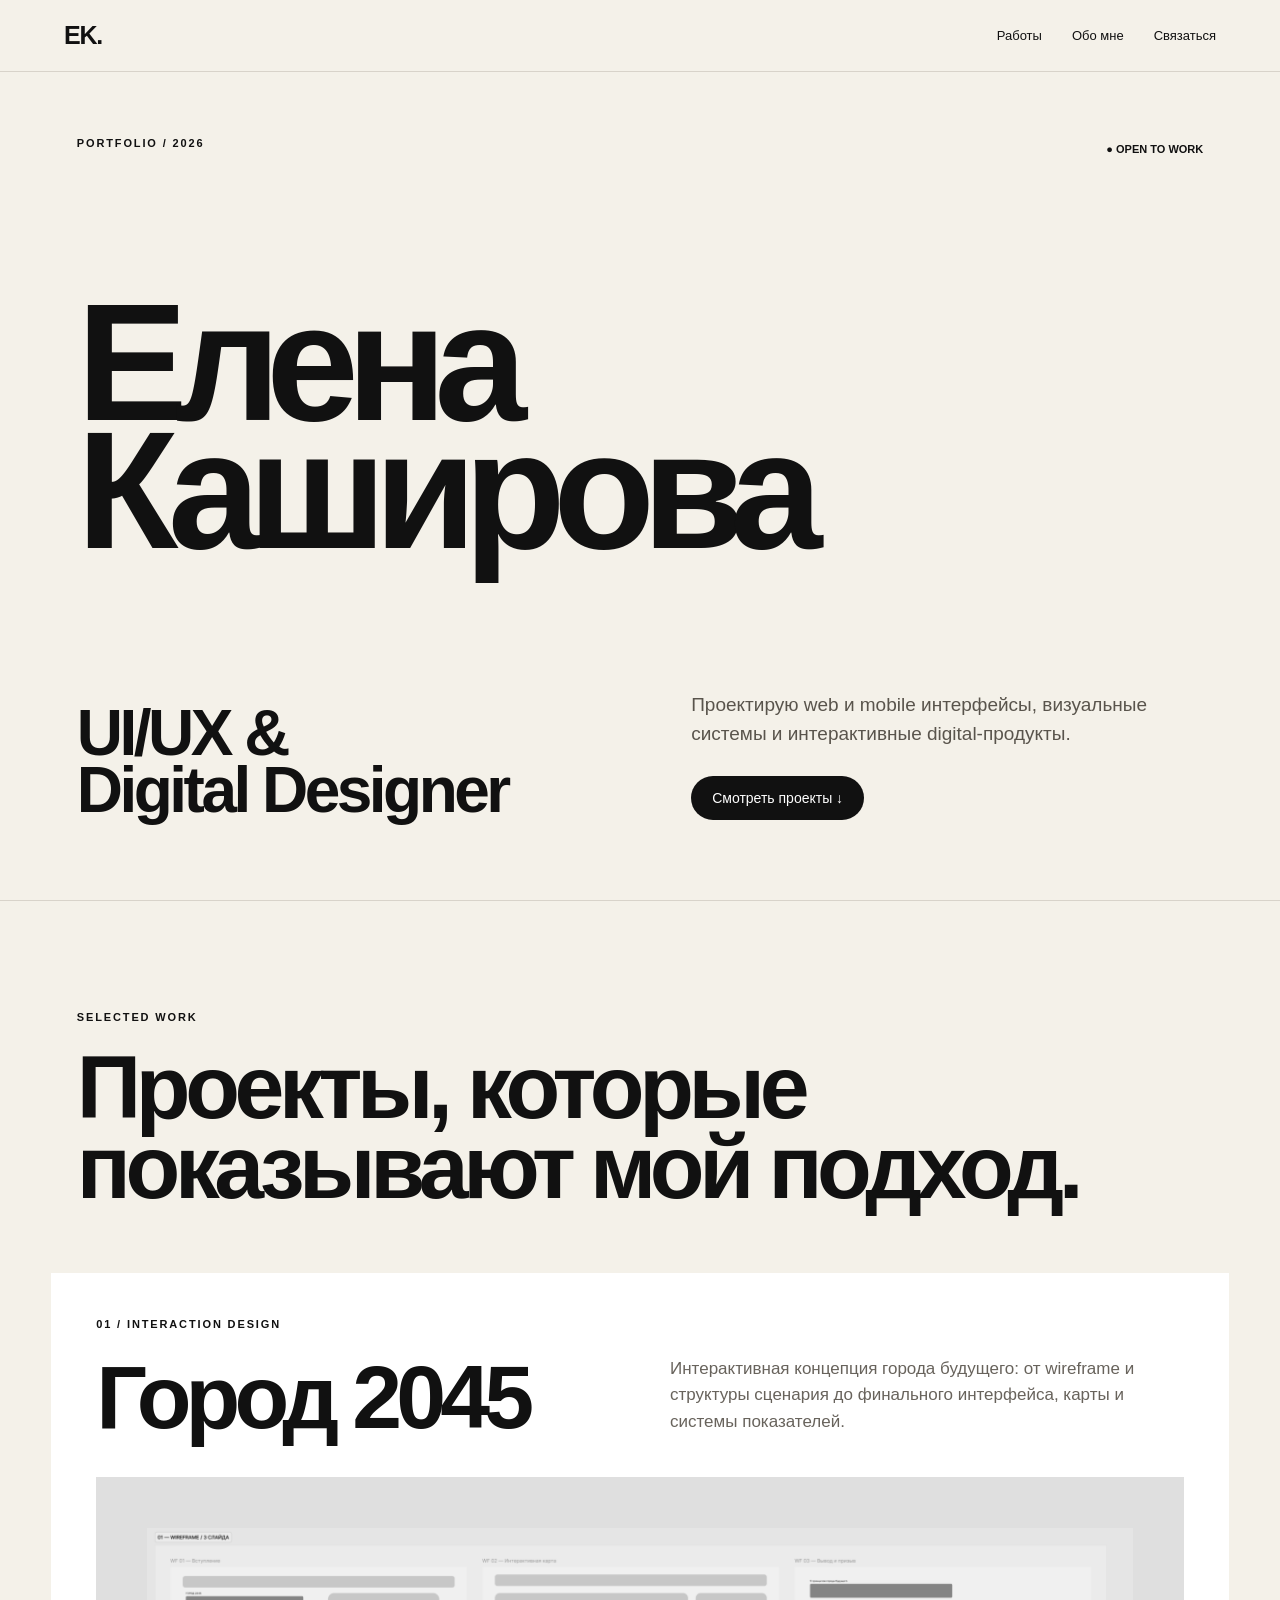
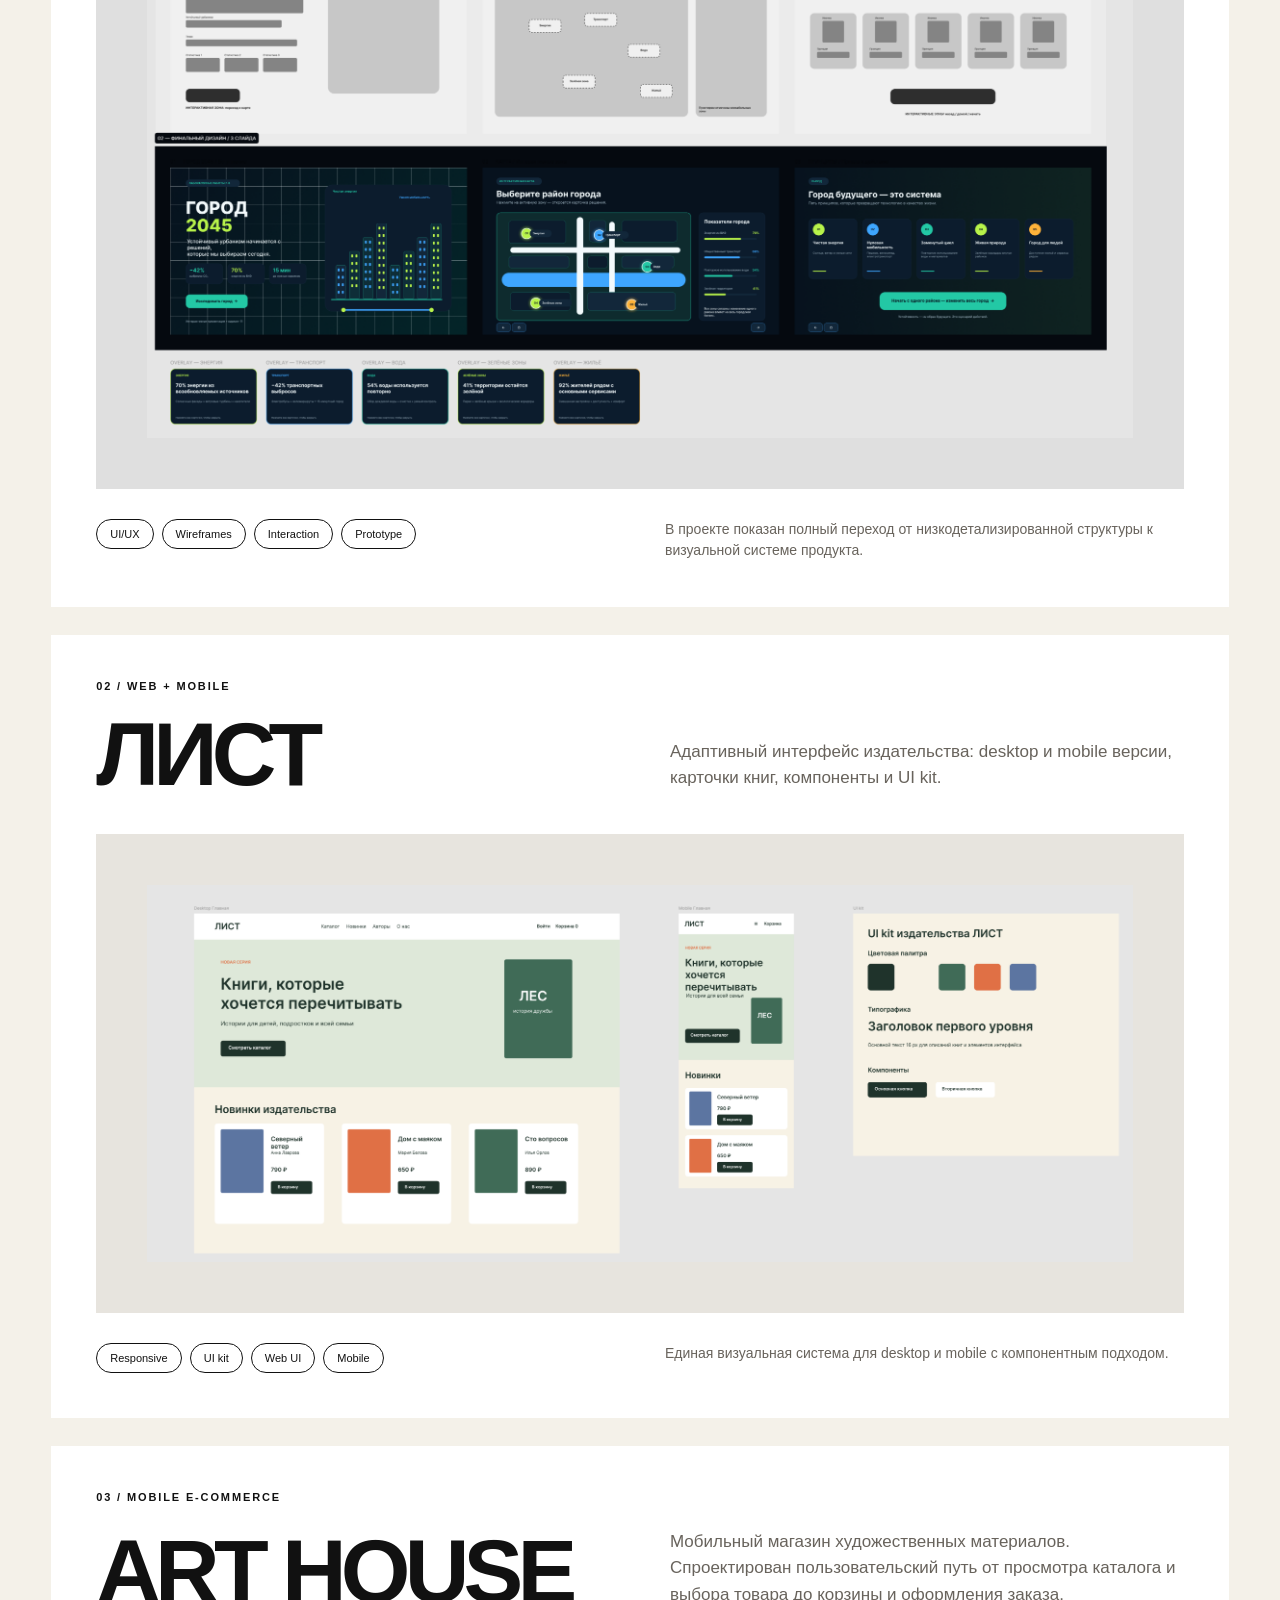
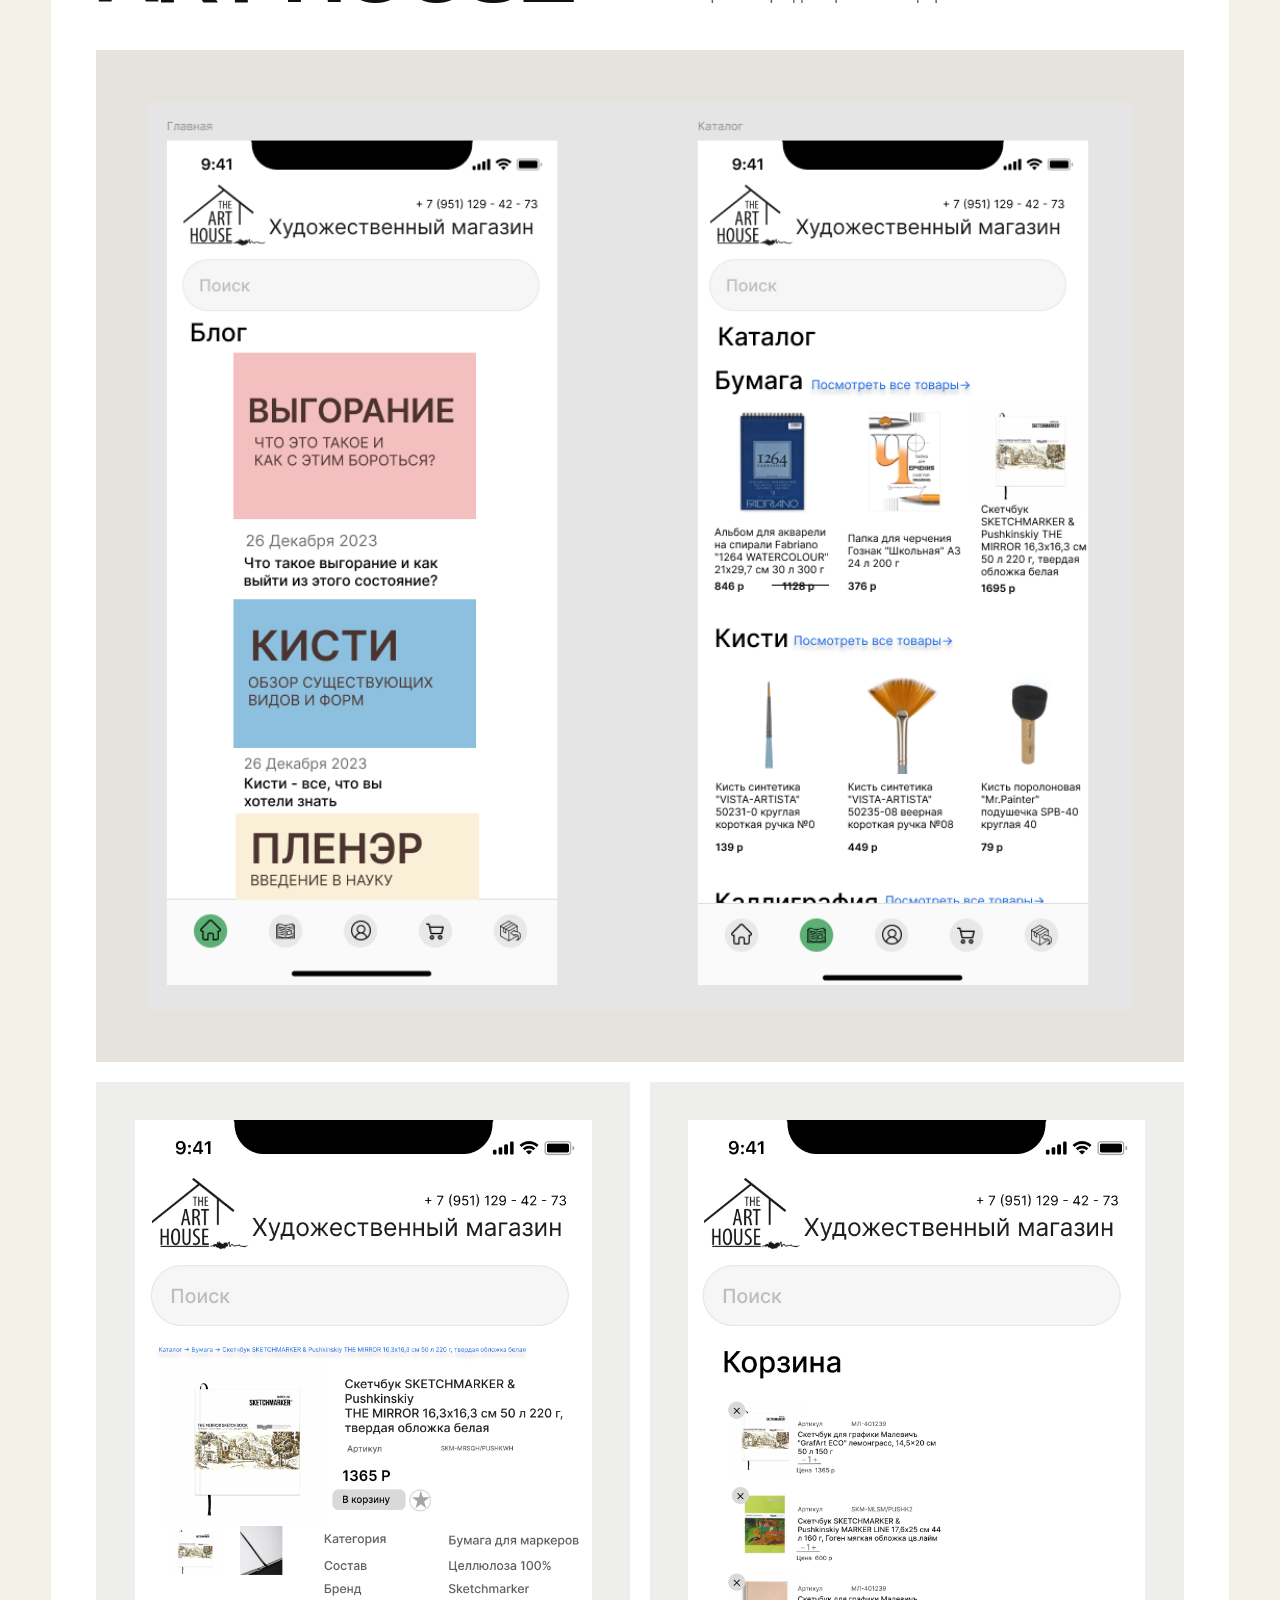
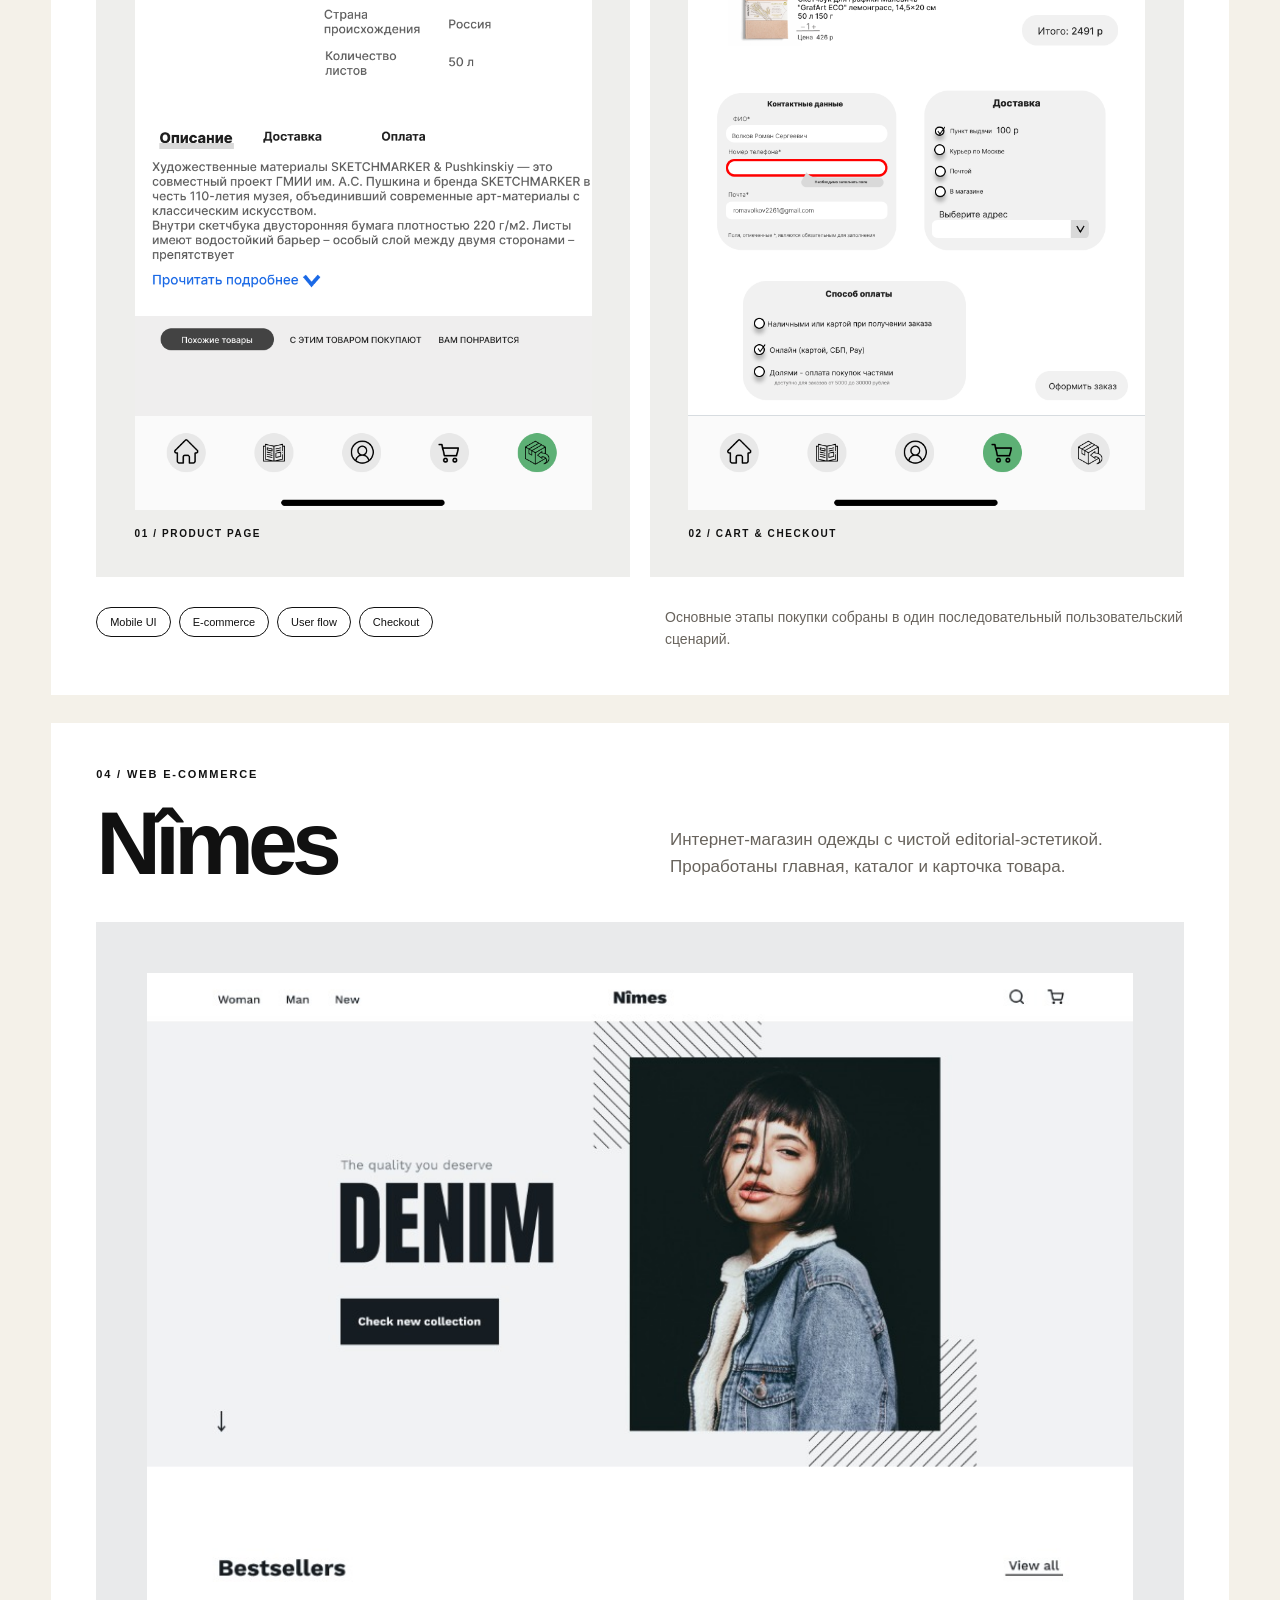
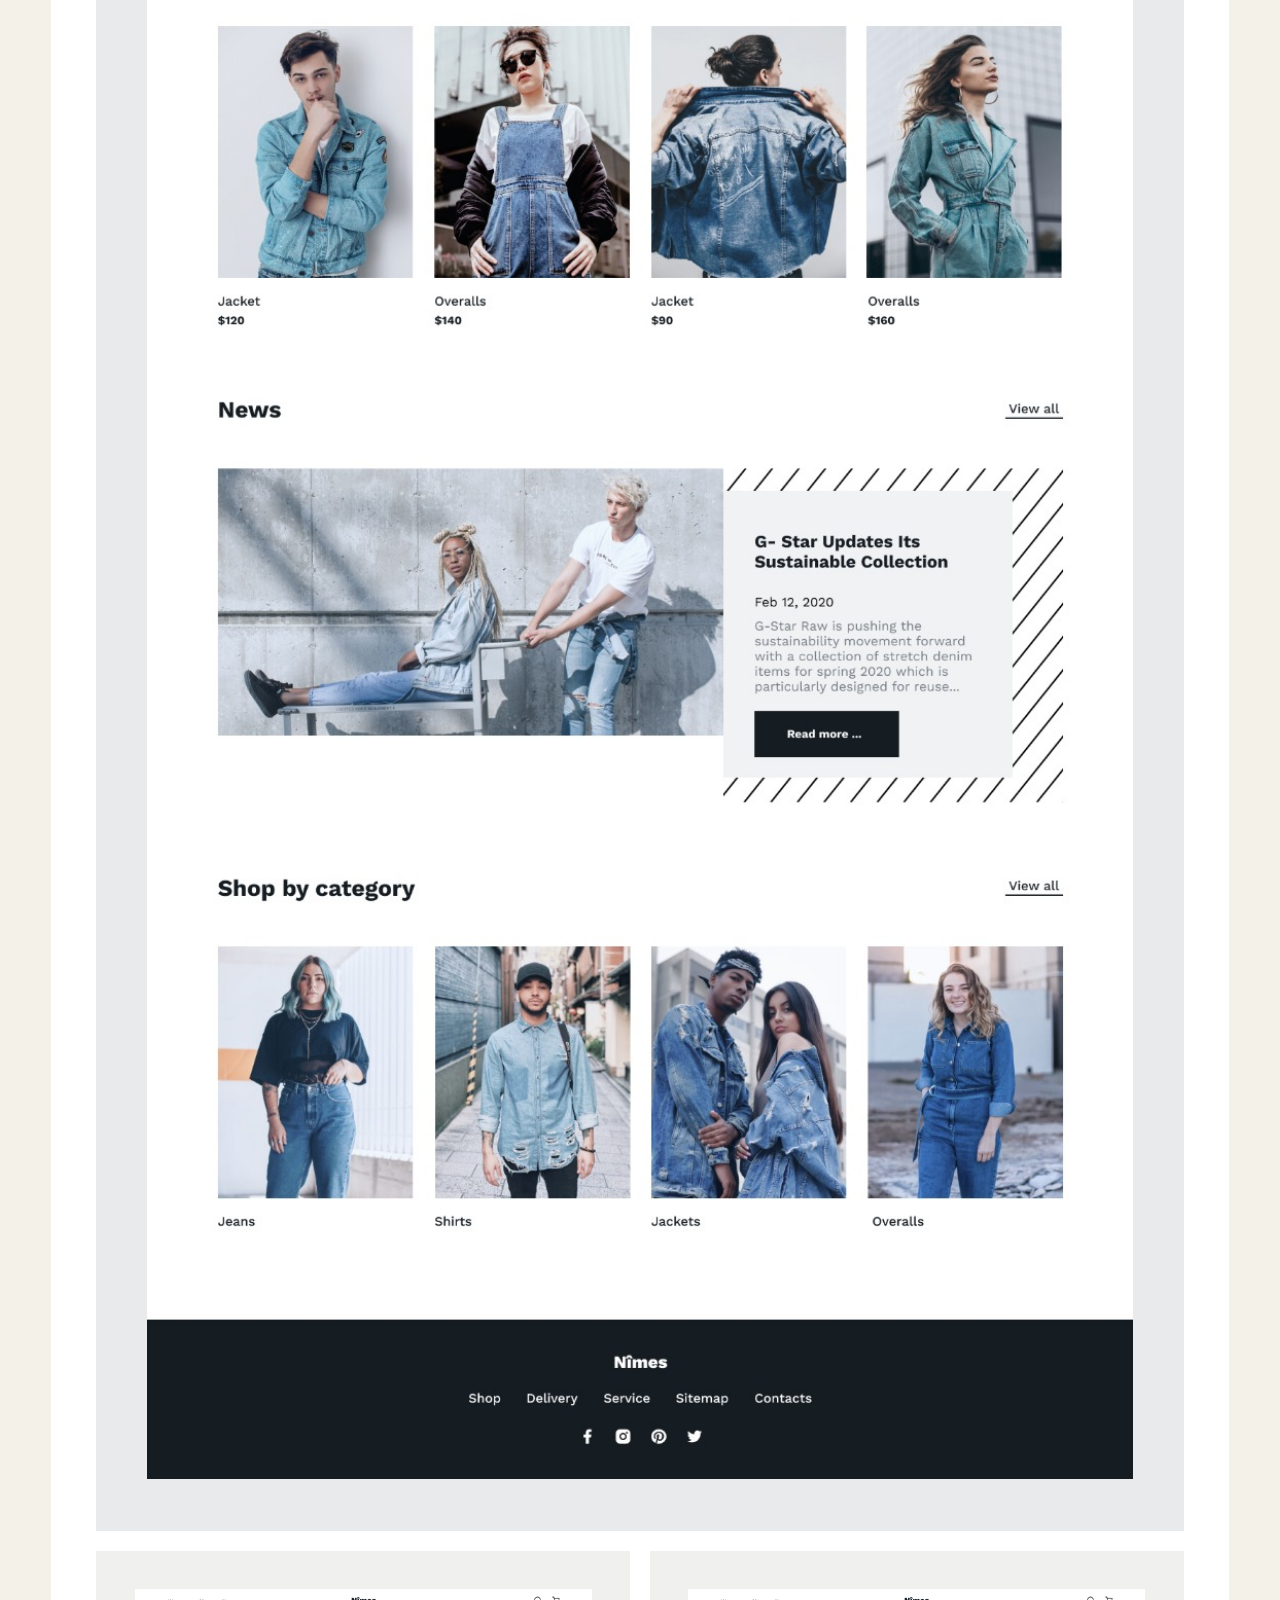
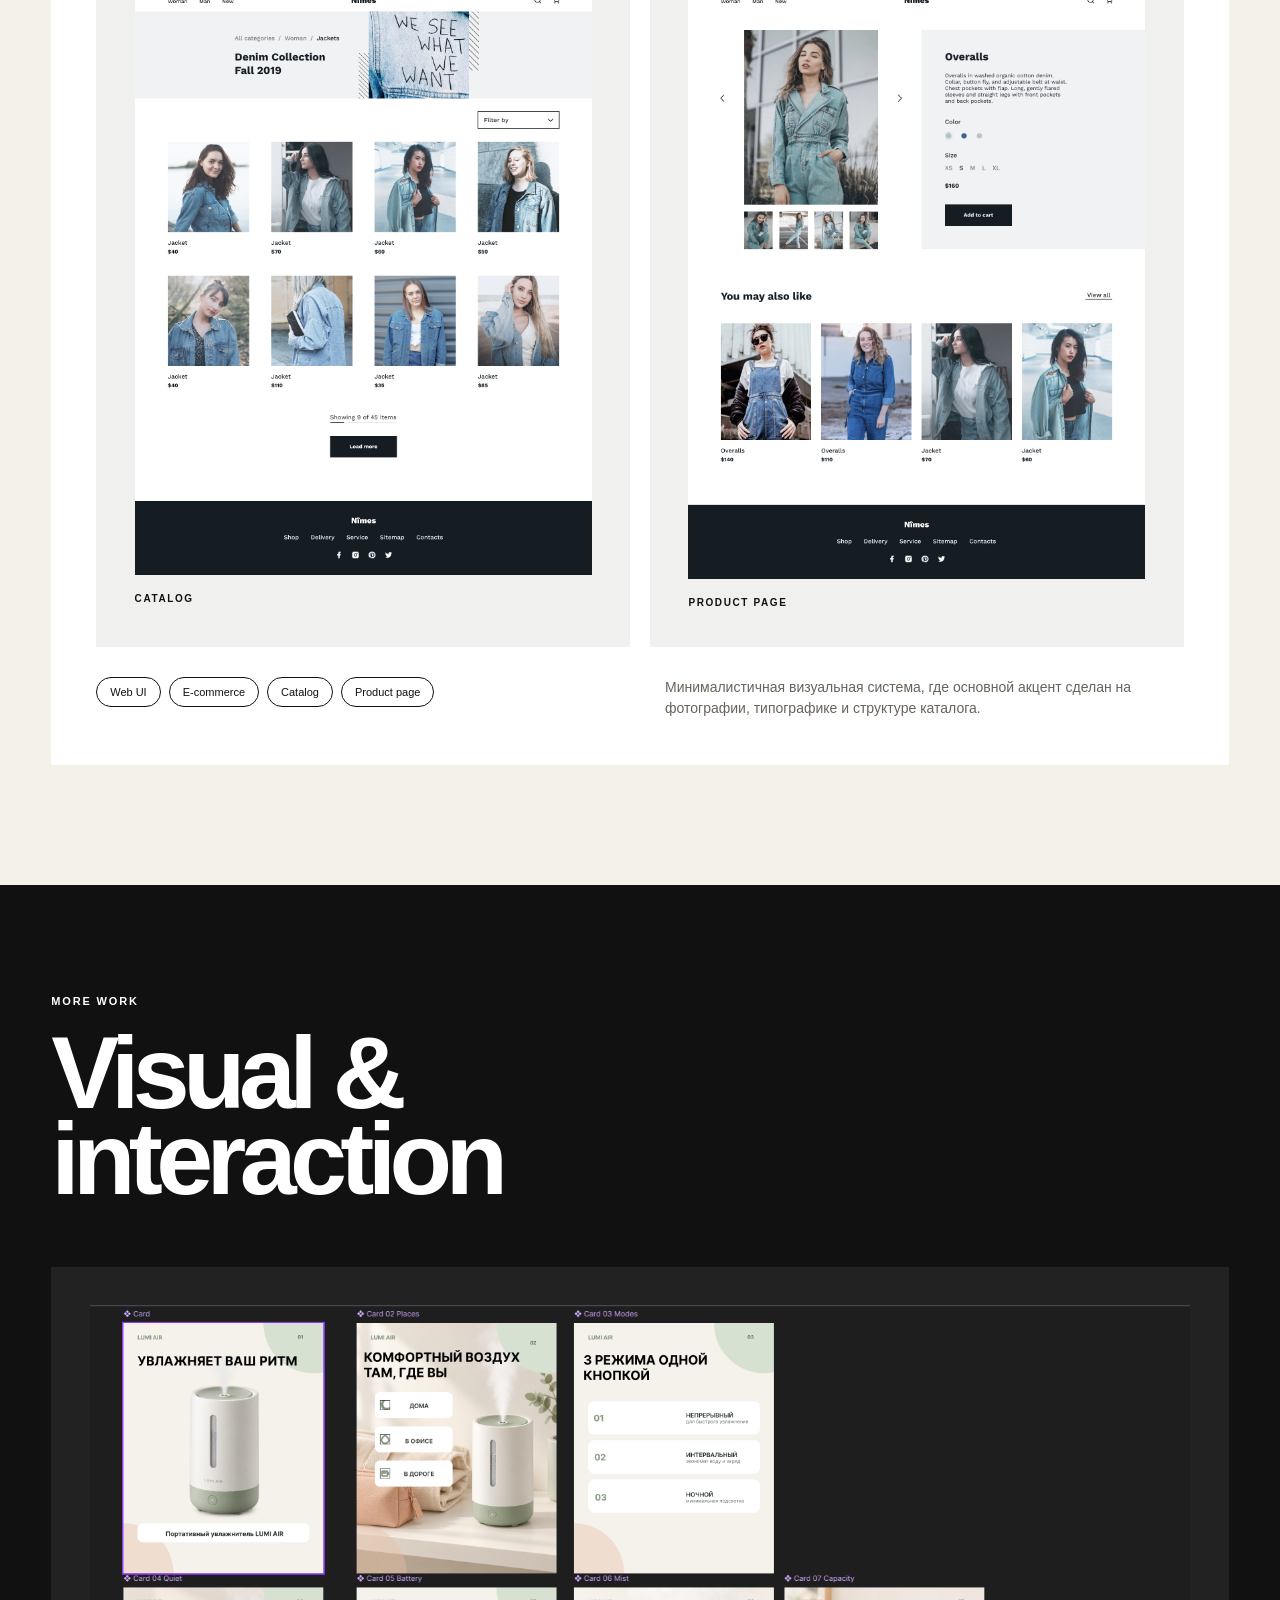
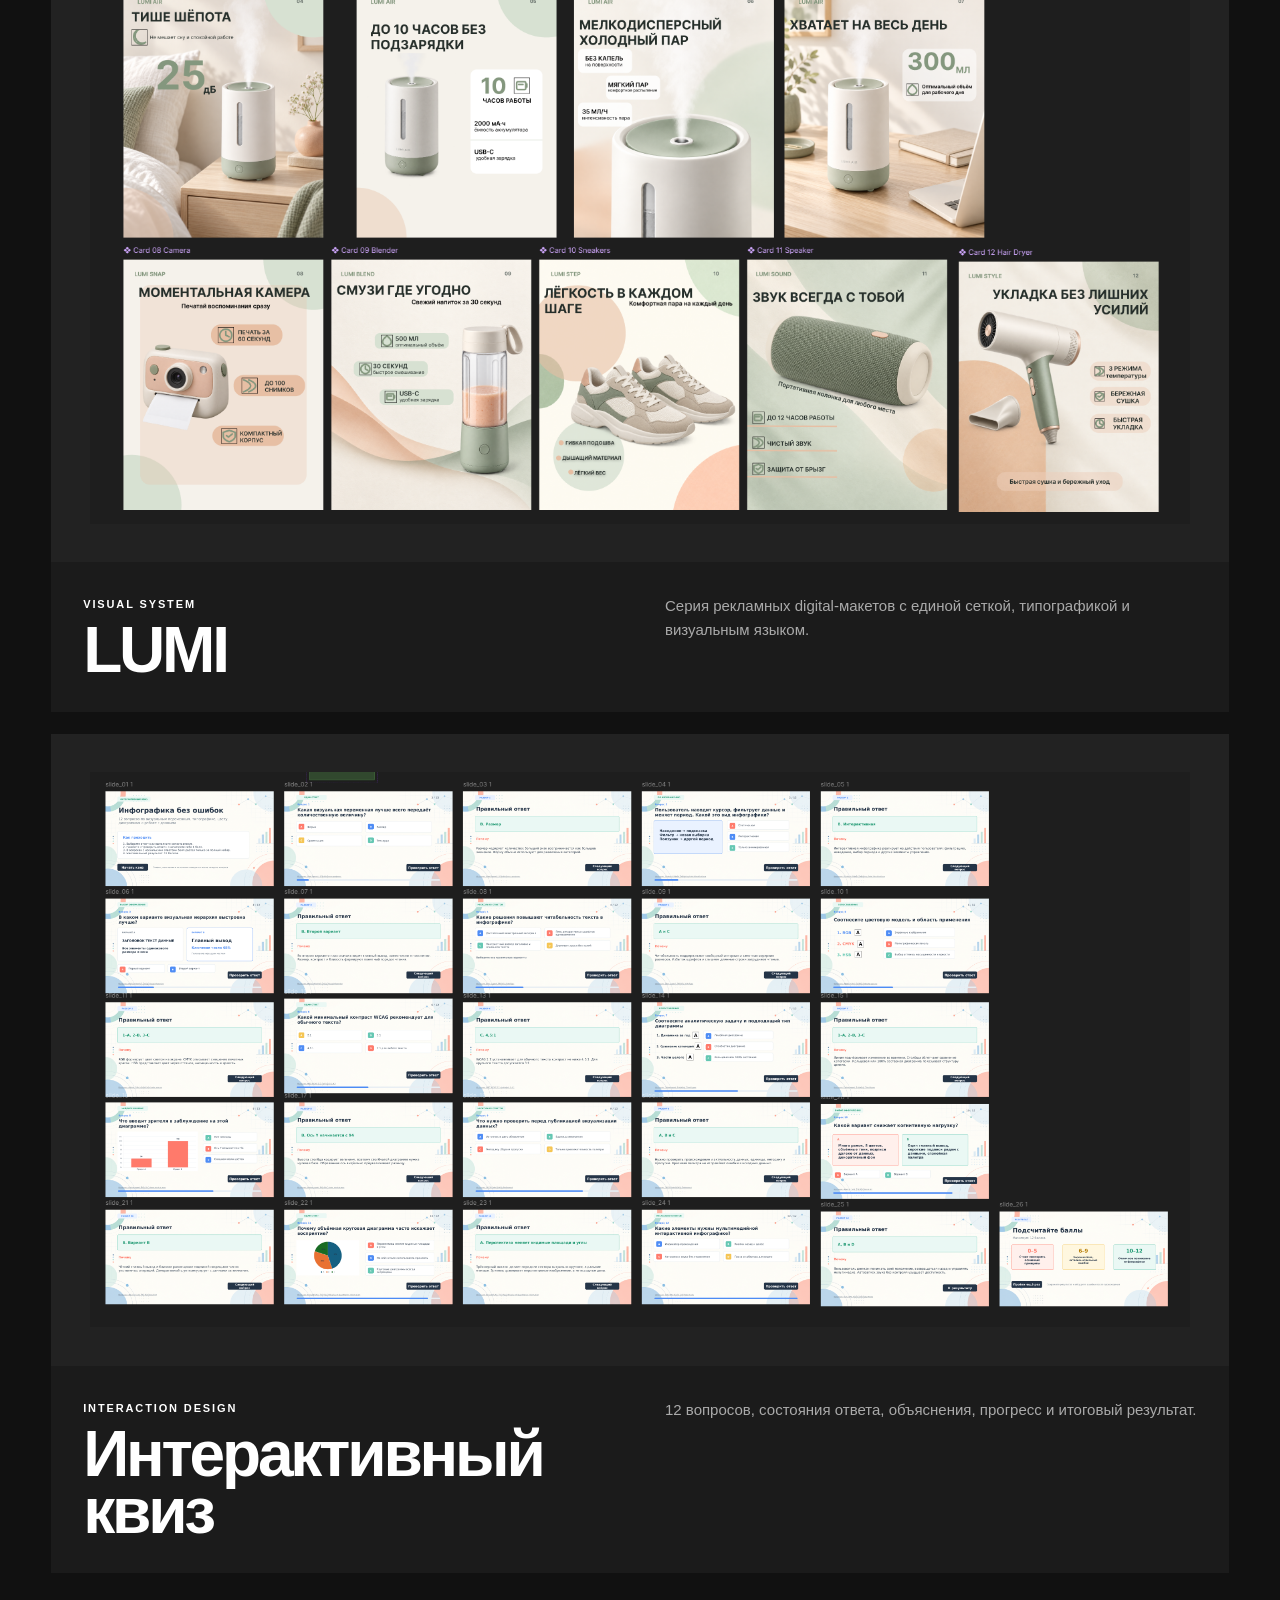
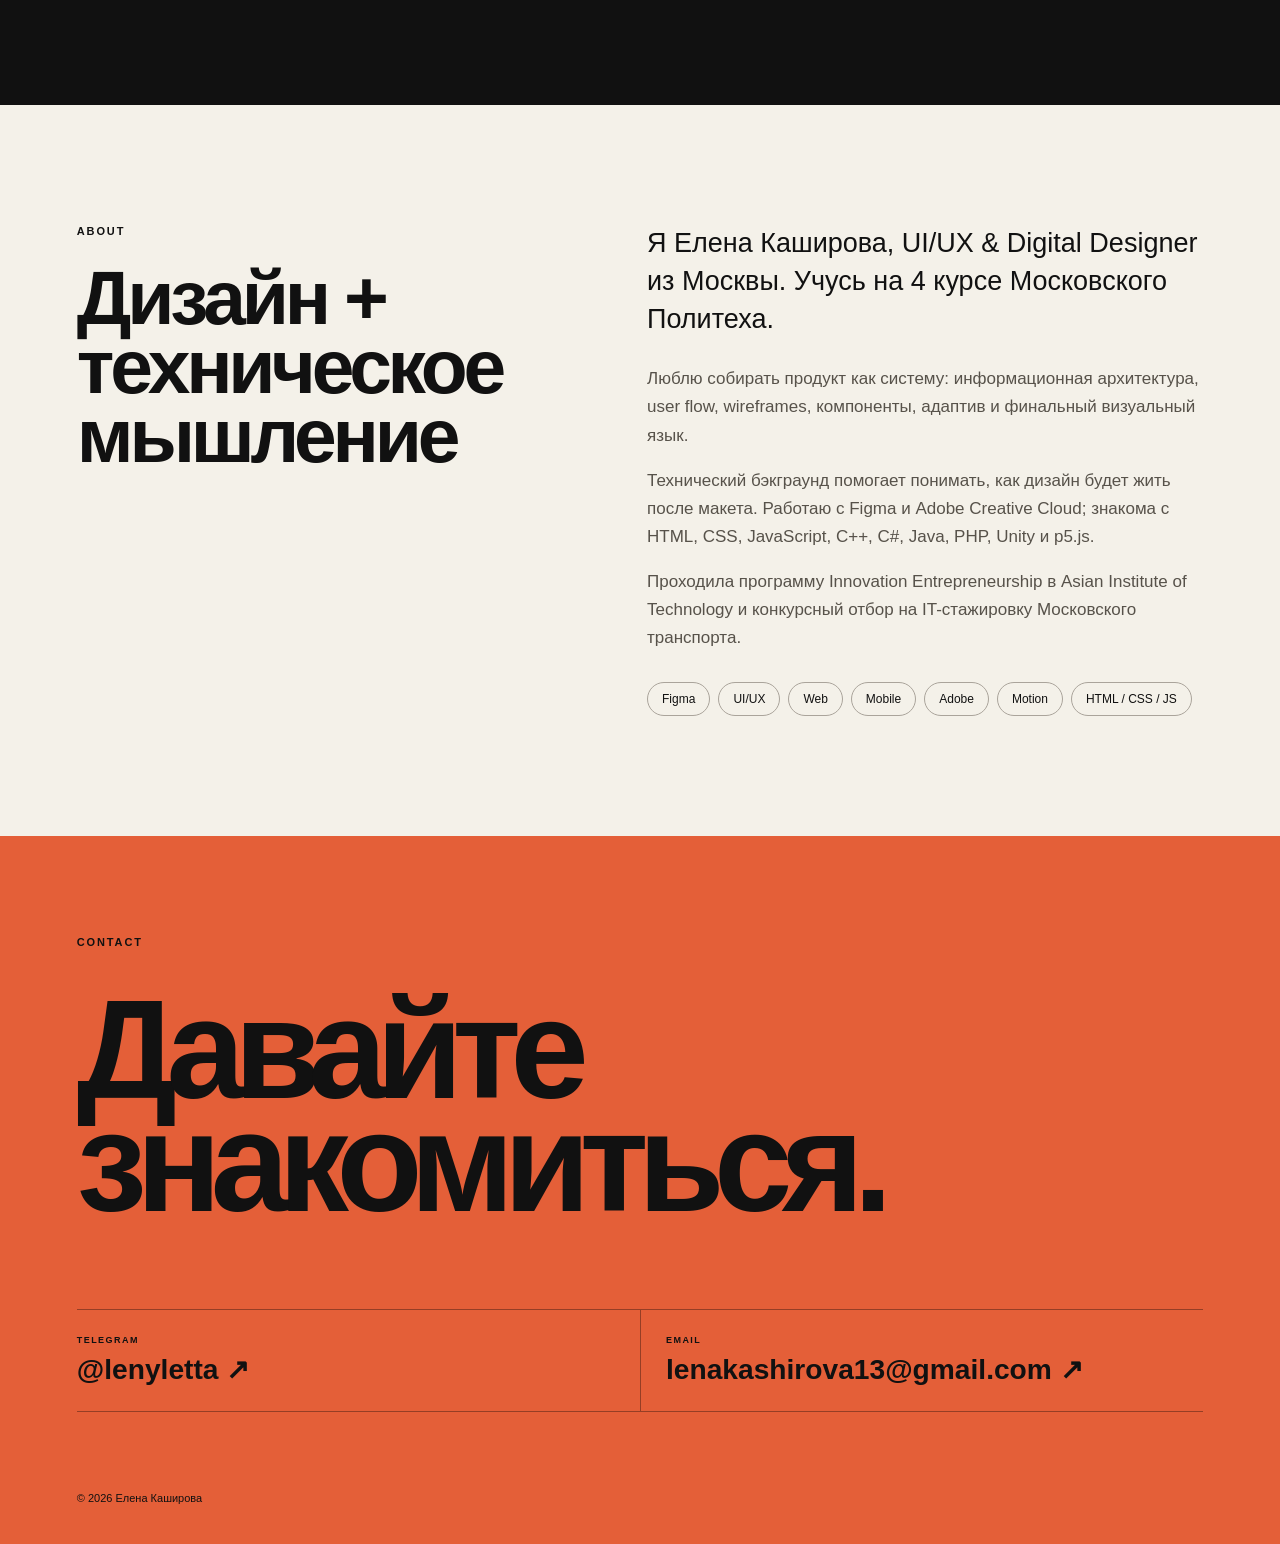
<file: index.html>
<!doctype html>
<html lang="ru">

<head>
    <meta charset="utf-8">
    <meta name="viewport" content="width=device-width, initial-scale=1">

    <meta name="theme-color" content="#f4f1e9">

    <title>Елена Каширова — UI/UX & Digital Designer</title>

    <meta name="description"
        content="Портфолио Елены Кашировой — UI/UX, web & mobile, visual design и interactive products.">

    <link rel="stylesheet" href="style.css">
</head>

<body>

    <!-- NAVIGATION -->
    <nav class="nav">
        <a class="brand" href="#top">EK.</a>

        <div class="nav-links">
            <a href="#work">Работы</a>
            <a href="#about">Обо мне</a>
            <a href="#contact">Связаться</a>
        </div>
    </nav>


    <!-- HERO -->
    <header id="top" class="hero">

        <div class="hero-top">
            <p class="eyebrow">PORTFOLIO / 2026</p>
            <p class="status">● OPEN TO WORK</p>
        </div>

        <h1>
            Елена<br>
            Каширова
        </h1>

        <div class="hero-bottom">

            <h2>
                UI/UX &<br>
                Digital Designer
            </h2>

            <div class="hero-description">
                <p>
                    Проектирую web и mobile интерфейсы,
                    визуальные системы и интерактивные
                    digital-продукты.
                </p>

                <a class="button" href="#work">
                    Смотреть проекты ↓
                </a>
            </div>

        </div>

    </header>


    <main id="work">

        <!-- INTRO -->
        <section class="intro">

            <p class="eyebrow">SELECTED WORK</p>

            <h2>
                Проекты, которые<br>
                показывают мой подход.
            </h2>

        </section>


        <!-- =====================================================
             01 — ГОРОД 2045
        ====================================================== -->

        <article class="project project-city">

            <div class="project-number">
                01 / INTERACTION DESIGN
            </div>

            <div class="project-heading">
                <h3>Город 2045</h3>

                <p>
                    Интерактивная концепция города будущего:
                    от wireframe и структуры сценария до
                    финального интерфейса, карты и системы
                    показателей.
                </p>
            </div>

            <div class="project-image project-image-contain project-image-city">
                <img
                    src="assets/Город будущего.png"
                    alt="Город 2045 — wireframes и финальный интерактивный интерфейс">
            </div>

            <div class="project-footer">

                <div class="tags">
                    <span>UI/UX</span>
                    <span>Wireframes</span>
                    <span>Interaction</span>
                    <span>Prototype</span>
                </div>

                <p>
                    В проекте показан полный переход
                    от низкодетализированной структуры
                    к визуальной системе продукта.
                </p>

            </div>

        </article>


        <!-- =====================================================
             02 — ЛИСТ
        ====================================================== -->

        <article class="project">

            <div class="project-number">
                02 / WEB + MOBILE
            </div>

            <div class="project-heading">

                <h3>ЛИСТ</h3>

                <p>
                    Адаптивный интерфейс издательства:
                    desktop и mobile версии, карточки книг,
                    компоненты и UI kit.
                </p>

            </div>

            <div class="project-image project-image-contain">
                <img
                    src="assets/Лист.png"
                    alt="ЛИСТ — адаптивный интерфейс издательства и UI kit">
            </div>

            <div class="project-footer">

                <div class="tags">
                    <span>Responsive</span>
                    <span>UI kit</span>
                    <span>Web UI</span>
                    <span>Mobile</span>
                </div>

                <p>
                    Единая визуальная система для desktop
                    и mobile с компонентным подходом.
                </p>

            </div>

        </article>


        <!-- =====================================================
             03 — ART HOUSE
        ====================================================== -->

        <article class="project project-art">

            <div class="project-number">
                03 / MOBILE E-COMMERCE
            </div>

            <div class="project-heading">

                <h3>ART HOUSE</h3>

                <p>
                    Мобильный магазин художественных материалов.
                    Спроектирован пользовательский путь
                    от просмотра каталога и выбора товара
                    до корзины и оформления заказа.
                </p>

            </div>


            <!-- ГЛАВНАЯ + КАТАЛОГ -->
            <div class="art-main">
                <img
                    src="assets/ГлавнаякаталогArthouse.png"
                    alt="ART HOUSE — главная страница и каталог">
            </div>


            <!-- КАРТОЧКА ТОВАРА + КОРЗИНА -->
            <div class="art-flow">

                <figure>
                    <img
                        src="assets/arthouseописаниетовара.png"
                        alt="ART HOUSE — карточка товара">

                    <figcaption>
                        01 / PRODUCT PAGE
                    </figcaption>
                </figure>

                <figure>
                    <img
                        src="assets/корзинаArthouse.png"
                        alt="ART HOUSE — корзина и оформление заказа">

                    <figcaption>
                        02 / CART & CHECKOUT
                    </figcaption>
                </figure>

            </div>


            <div class="project-footer">

                <div class="tags">
                    <span>Mobile UI</span>
                    <span>E-commerce</span>
                    <span>User flow</span>
                    <span>Checkout</span>
                </div>

                <p>
                    Основные этапы покупки собраны
                    в один последовательный пользовательский сценарий.
                </p>

            </div>

        </article>


        <!-- =====================================================
             04 — NÎMES
        ====================================================== -->

        <article class="project project-nimes">

            <div class="project-number">
                04 / WEB E-COMMERCE
            </div>

            <div class="project-heading">

                <h3>Nîmes</h3>

                <p>
                    Интернет-магазин одежды с чистой
                    editorial-эстетикой. Проработаны главная,
                    каталог и карточка товара.
                </p>

            </div>


            <!-- ГЛАВНАЯ СТРАНИЦА ЦЕЛИКОМ -->
            <div class="nimes-main">

                <img
                    src="assets/NimesГлавная.jpeg"
                    alt="Nîmes — главная страница интернет-магазина">

            </div>


            <!-- КАТАЛОГ + PRODUCT PAGE -->
            <div class="nimes-secondary">

                <figure>

                    <img
                        src="assets/каталогNimes.jpeg"
                        alt="Nîmes — каталог товаров">

                    <figcaption>
                        CATALOG
                    </figcaption>

                </figure>


                <figure>

                    <img
                        src="assets/Nimesокно.jpeg"
                        alt="Nîmes — карточка товара">

                    <figcaption>
                        PRODUCT PAGE
                    </figcaption>

                </figure>

            </div>


            <div class="project-footer">

                <div class="tags">
                    <span>Web UI</span>
                    <span>E-commerce</span>
                    <span>Catalog</span>
                    <span>Product page</span>
                </div>

                <p>
                    Минималистичная визуальная система,
                    где основной акцент сделан на фотографии,
                    типографике и структуре каталога.
                </p>

            </div>

        </article>


        <!-- =====================================================
             MORE WORK
        ====================================================== -->

        <section class="more-work">

            <div class="more-heading">

                <p class="eyebrow">MORE WORK</p>

                <h2>
                    Visual &<br>
                    interaction
                </h2>

            </div>


            <!-- LUMI -->
            <article class="more-project">

                <div class="more-image">
                    <img
                        src="assets/Lumi.png"
                        alt="LUMI — серия рекламных digital-макетов">
                </div>

                <div class="more-text">

                    <div>
                        <span>VISUAL SYSTEM</span>
                        <h3>LUMI</h3>
                    </div>

                    <p>
                        Серия рекламных digital-макетов
                        с единой сеткой, типографикой
                        и визуальным языком.
                    </p>

                </div>

            </article>


            <!-- QUIZ -->
            <article class="more-project">

                <div class="more-image">
                    <img
                        src="assets/Квиз.png"
                        alt="Интерактивный квиз — интерфейсы вопросов и результатов">
                </div>

                <div class="more-text">

                    <div>
                        <span>INTERACTION DESIGN</span>
                        <h3>Интерактивный квиз</h3>
                    </div>

                    <p>
                        12 вопросов, состояния ответа,
                        объяснения, прогресс
                        и итоговый результат.
                    </p>

                </div>

            </article>

        </section>


        <!-- =====================================================
             ABOUT
        ====================================================== -->

        <section id="about" class="about">

            <div>

                <p class="eyebrow">
                    ABOUT
                </p>

                <h2>
                    Дизайн +<br>
                    техническое<br>
                    мышление
                </h2>

            </div>


            <div class="bio">

                <p class="lead">
                    Я Елена Каширова, UI/UX & Digital Designer
                    из Москвы. Учусь на 4 курсе Московского Политеха.
                </p>

                <p>
                    Люблю собирать продукт как систему:
                    информационная архитектура, user flow,
                    wireframes, компоненты, адаптив
                    и финальный визуальный язык.
                </p>

                <p>
                    Технический бэкграунд помогает понимать,
                    как дизайн будет жить после макета.
                    Работаю с Figma и Adobe Creative Cloud;
                    знакома с HTML, CSS, JavaScript,
                    C++, C#, Java, PHP, Unity и p5.js.
                </p>

                <p>
                    Проходила программу Innovation Entrepreneurship
                    в Asian Institute of Technology и конкурсный
                    отбор на IT-стажировку Московского транспорта.
                </p>


                <div class="skills">

                    <span>Figma</span>
                    <span>UI/UX</span>
                    <span>Web</span>
                    <span>Mobile</span>
                    <span>Adobe</span>
                    <span>Motion</span>
                    <span>HTML / CSS / JS</span>

                </div>

            </div>

        </section>

    </main>


    <!-- =====================================================
         CONTACT
    ====================================================== -->

    <footer id="contact">

        <p class="eyebrow">
            CONTACT
        </p>

        <h2>
            Давайте<br>
            знакомиться.
        </h2>


        <div class="contact-links">

            <a
                href="https://t.me/lenyletta"
                target="_blank"
                rel="noopener">

                <small>TELEGRAM</small>
                @lenyletta ↗

            </a>


            <a href="mailto:lenakashirova13@gmail.com">

                <small>EMAIL</small>
                lenakashirova13@gmail.com ↗

            </a>

        </div>


        <p class="copyright">
            © 2026 Елена Каширова
        </p>

    </footer>

</body>
</html>
</file>
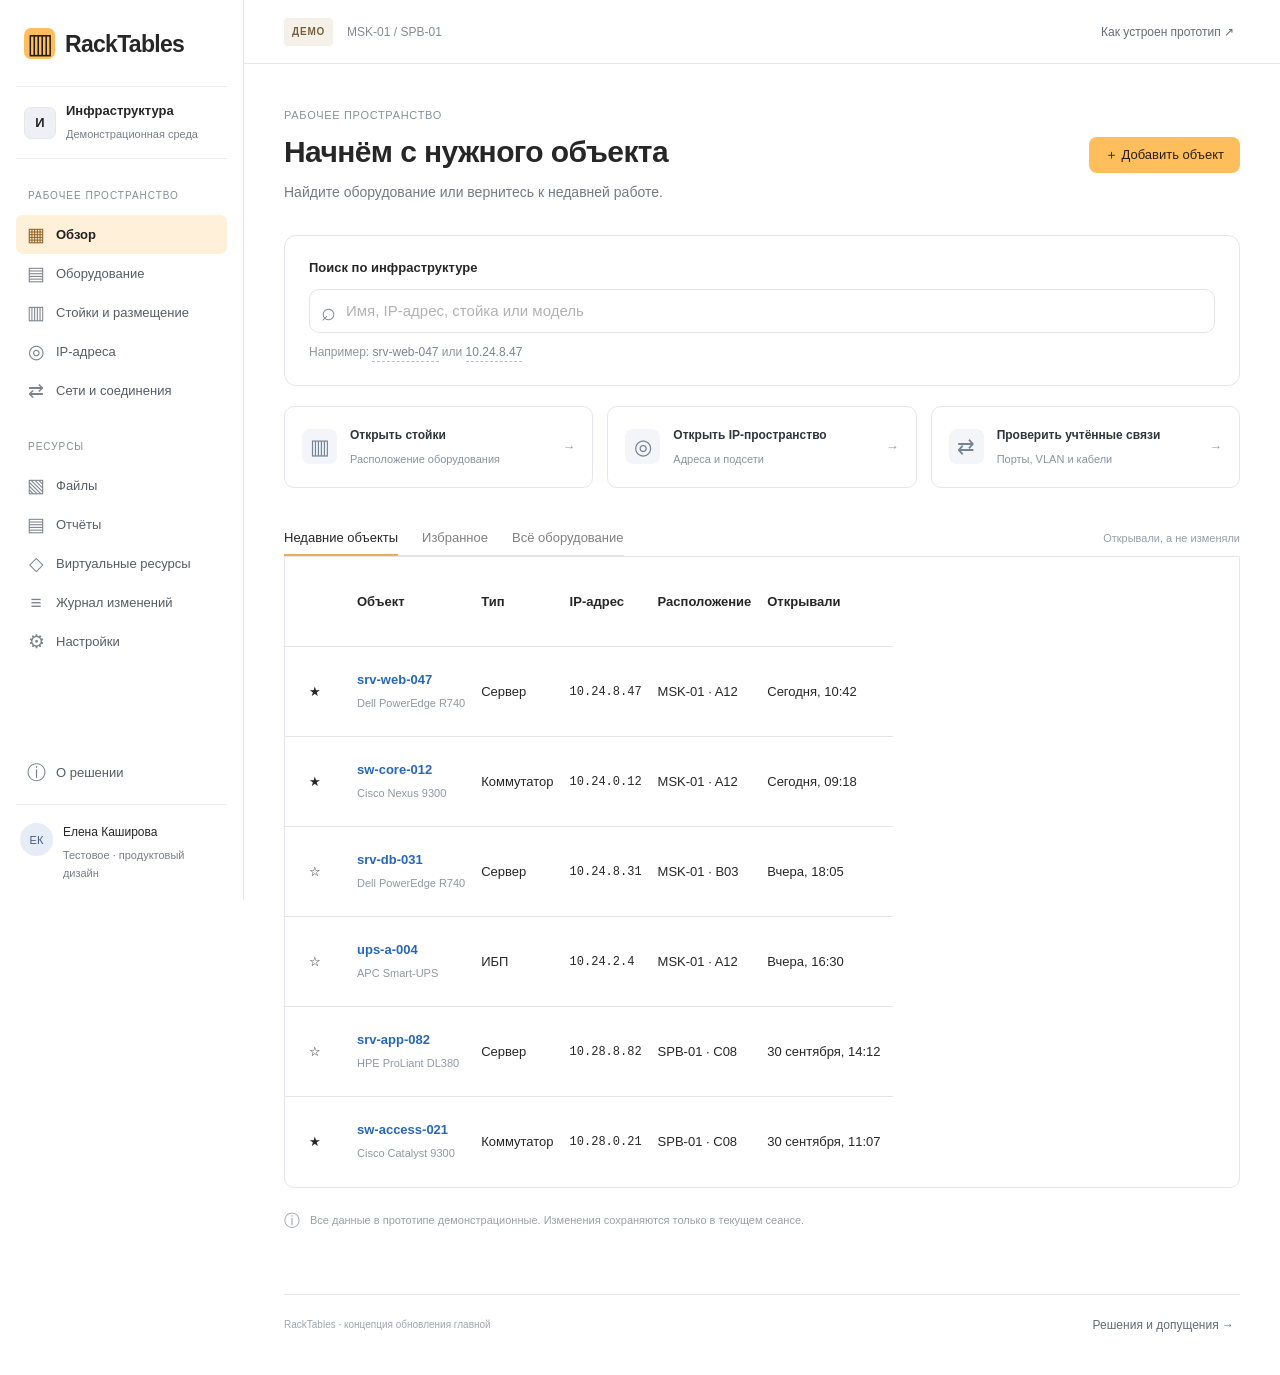
<file: racktables/index.html>
<!doctype html><html lang="ru"><head><meta charset="UTF-8"><meta name="viewport" content="width=device-width,initial-scale=1"><meta name="theme-color" content="#ffffff"><title>RackTables — рабочее пространство</title>  <script type="module" crossorigin src="./assets/index-YkOEQvj1.js"></script>
  <link rel="stylesheet" crossorigin href="./assets/index-BFoIg_tv.css">
</head><body><div id="root"></div></body></html>
</file>
<file: style.css>
/* =========================================================
   BASE
========================================================= */

* {
    box-sizing: border-box;
}

html {
    scroll-behavior: smooth;
}

body {
    margin: 0;
    background: #f4f1e9;
    color: #111111;
    font-family: Arial, Helvetica, sans-serif;
    overflow-x: hidden;
}

a {
    color: inherit;
    text-decoration: none;
}

img {
    display: block;
    width: 100%;
    max-width: 100%;
}

figure,
p,
h1,
h2,
h3 {
    margin-top: 0;
}

.eyebrow,
.project-number,
.more-text span {
    font-size: 11px;
    line-height: 1.2;
    letter-spacing: .17em;
    font-weight: 700;
    text-transform: uppercase;
}


/* =========================================================
   NAV
========================================================= */

.nav {
    width: 100%;
    height: 72px;
    padding: 0 5vw;

    display: flex;
    align-items: center;
    justify-content: space-between;

    position: sticky;
    top: 0;
    z-index: 100;

    background: rgba(244, 241, 233, .94);
    backdrop-filter: blur(15px);

    border-bottom: 1px solid #d8d3ca;
}

.brand {
    font-size: 25px;
    font-weight: 900;
    letter-spacing: -.05em;
}

.nav-links {
    display: flex;
    align-items: center;
    gap: 30px;
}

.nav-links a {
    font-size: 13px;
}


/* =========================================================
   HERO
========================================================= */

.hero {
    min-height: calc(100vh - 72px);

    padding: 65px 6vw 80px;

    display: flex;
    flex-direction: column;
    justify-content: space-between;
}

.hero-top {
    display: flex;
    justify-content: space-between;
    align-items: center;
}

.status {
    margin: 0;
    font-size: 11px;
    font-weight: 700;
}

.hero h1 {
    margin: 70px 0;

    font-size: clamp(82px, 13vw, 190px);
    line-height: .77;
    letter-spacing: -.075em;
    font-weight: 800;
}

.hero-bottom {
    display: grid;
    grid-template-columns: 1fr 1fr;
    gap: 8vw;
    align-items: end;
}

.hero-bottom h2 {
    margin: 0;

    font-size: clamp(42px, 5vw, 72px);
    line-height: .9;
    letter-spacing: -.055em;
}

.hero-description {
    max-width: 600px;
}

.hero-description p {
    margin: 0 0 28px;

    max-width: 540px;

    font-size: 19px;
    line-height: 1.5;
    color: #59544c;
}

.button {
    display: inline-block;

    padding: 14px 21px;

    background: #111;
    color: white;

    border-radius: 100px;

    font-size: 14px;
}


/* =========================================================
   SELECTED WORK INTRO
========================================================= */

.intro {
    padding: 110px 6vw 65px;

    border-top: 1px solid #d8d3ca;
}

.intro h2 {
    margin: 24px 0 0;

    font-size: clamp(50px, 7vw, 100px);
    line-height: .89;
    letter-spacing: -.06em;
}


/* =========================================================
   PROJECT BASE
========================================================= */

.project {
    width: calc(100% - 8vw);
    max-width: 1700px;

    margin: 0 auto 28px;

    padding: 45px;

    background: #ffffff;
}

.project-number {
    margin-bottom: 25px;
}

.project-heading {
    display: grid;
    grid-template-columns: 1fr 1fr;
    gap: 60px;

    align-items: end;

    margin-bottom: 42px;
}

.project-heading h3 {
    margin: 0;

    font-size: clamp(58px, 7vw, 105px);
    line-height: .82;
    letter-spacing: -.065em;
}

.project-heading p {
    margin: 0;

    max-width: 600px;

    font-size: 17px;
    line-height: 1.55;

    color: #68635c;
}


/* =========================================================
   STANDARD PROJECT IMAGE
========================================================= */

.project-image {
    width: 100%;

    background: #e7e4de;

    overflow: hidden;
}

.project-image img {
    width: 100%;
    height: auto;

    object-fit: contain;
}

.project-image-contain {
    padding: clamp(20px, 4vw, 70px);
}

.project-image-contain img {
    max-height: none;
}


/* CITY */

.project-image-city {
    background: #dfdfdf;
}


/* =========================================================
   PROJECT FOOTER
========================================================= */

.project-footer {
    display: grid;
    grid-template-columns: 1fr 1fr;
    gap: 50px;

    align-items: start;

    padding-top: 30px;
}

.project-footer p {
    margin: 0;

    max-width: 550px;

    color: #68635c;

    font-size: 14px;
    line-height: 1.55;
}

.tags {
    display: flex;
    flex-wrap: wrap;
    gap: 8px;
}

.tags span {
    padding: 8px 13px;

    border: 1px solid #111;
    border-radius: 100px;

    font-size: 11px;
}


/* =========================================================
   ART HOUSE
========================================================= */

.project-art {
    background: #fff;
}

.art-main {
    width: 100%;

    padding: clamp(20px, 4vw, 65px);

    background: #e6e3dc;
}

.art-main img {
    width: 100%;
    height: auto;

    object-fit: contain;
}


/* Product + Cart */

.art-flow {
    display: grid;
    grid-template-columns: 1fr 1fr;

    gap: 20px;

    margin-top: 20px;
}

.art-flow figure {
    margin: 0;

    background: #eeeeec;

    padding: clamp(18px, 3vw, 45px);
}

.art-flow figure img {
    width: 100%;
    height: auto;

    object-fit: contain;

    background: white;
}

.art-flow figcaption {
    padding-top: 18px;

    font-size: 10px;
    font-weight: 700;
    letter-spacing: .16em;
}


/* =========================================================
   NIMES
========================================================= */

.nimes-main {
    width: 100%;

    padding: clamp(20px, 4vw, 60px);

    background: #e9eaeb;
}

.nimes-main img {
    display: block;

    width: min(100%, 1100px);
    height: auto;

    margin: 0 auto;

    object-fit: contain;
}


/* Catalog + product page */

.nimes-secondary {
    display: grid;
    grid-template-columns: 1fr 1fr;

    gap: 20px;

    margin-top: 20px;
}

.nimes-secondary figure {
    margin: 0;

    padding: clamp(18px, 3vw, 45px);

    background: #f0f0ef;
}

.nimes-secondary img {
    width: 100%;
    height: auto;

    object-fit: contain;
}

.nimes-secondary figcaption {
    padding-top: 18px;

    font-size: 10px;
    font-weight: 700;
    letter-spacing: .16em;
}


/* =========================================================
   MORE WORK
========================================================= */

.more-work {
    margin-top: 120px;

    padding: 110px 4vw;

    background: #111111;
    color: #ffffff;
}

.more-heading {
    margin-bottom: 65px;
}

.more-heading h2 {
    margin: 22px 0 0;

    font-size: clamp(60px, 8vw, 120px);
    line-height: .84;
    letter-spacing: -.065em;
}


/* LUMI / QUIZ */

.more-project {
    margin-bottom: 22px;

    background: #1b1b1b;
}

.more-image {
    width: 100%;

    padding: clamp(18px, 3vw, 45px);

    background: #222222;
}

.more-image img {
    width: 100%;
    height: auto;

    object-fit: contain;
}

.more-text {
    display: grid;
    grid-template-columns: 1fr 1fr;

    gap: 50px;

    padding: 32px;
}

.more-text h3 {
    margin: 10px 0 0;

    font-size: clamp(38px, 5vw, 70px);
    line-height: .9;
    letter-spacing: -.05em;
}

.more-text p {
    margin: 0;

    max-width: 550px;

    font-size: 15px;
    line-height: 1.55;

    color: #aaa;
}


/* =========================================================
   ABOUT
========================================================= */

.about {
    padding: 120px 6vw;

    display: grid;
    grid-template-columns: .9fr 1.1fr;

    gap: 9vw;
}

.about h2 {
    margin: 25px 0 0;

    font-size: clamp(50px, 6vw, 85px);
    line-height: .9;
    letter-spacing: -.055em;
}

.bio {
    max-width: 720px;
}

.bio p {
    font-size: 17px;
    line-height: 1.65;

    color: #57524a;
}

.bio .lead {
    font-size: 27px;
    line-height: 1.4;

    color: #111;
}

.skills {
    display: flex;
    flex-wrap: wrap;
    gap: 8px;

    margin-top: 30px;
}

.skills span {
    padding: 9px 14px;

    border: 1px solid #aaa49b;
    border-radius: 100px;

    font-size: 12px;
}


/* =========================================================
   FOOTER
========================================================= */

footer {
    padding: 100px 6vw 40px;

    background: #e45f38;
    color: #111;
}

footer h2 {
    margin: 45px 0 90px;

    font-size: clamp(70px, 11vw, 160px);
    line-height: .8;
    letter-spacing: -.075em;
}

.contact-links {
    display: grid;
    grid-template-columns: 1fr 1fr;

    border-top: 1px solid rgba(0, 0, 0, .35);
}

.contact-links a {
    padding: 25px 0;

    border-bottom: 1px solid rgba(0, 0, 0, .35);

    font-size: clamp(20px, 2.2vw, 32px);
    font-weight: 700;

    overflow-wrap: anywhere;
}

.contact-links a + a {
    padding-left: 25px;

    border-left: 1px solid rgba(0, 0, 0, .35);
}

.contact-links small {
    display: block;

    margin-bottom: 8px;

    font-size: 9px;
    letter-spacing: .16em;
}

.copyright {
    margin: 80px 0 0;

    font-size: 11px;
}


/* =========================================================
   TABLET
========================================================= */

@media (max-width: 950px) {

    .project {
        width: calc(100% - 40px);
        padding: 30px;
    }

    .project-heading {
        gap: 30px;
    }

    .art-flow,
    .nimes-secondary {
        gap: 12px;
    }

}


/* =========================================================
   MOBILE
========================================================= */

@media (max-width: 700px) {

    /* NAV */

    .nav {
        height: 62px;

        padding: 0 18px;
    }

    .brand {
        font-size: 22px;
    }

    .nav-links {
        gap: 13px;
    }

    .nav-links a {
        font-size: 10px;
    }


    /* HERO */

    .hero {
        min-height: auto;

        padding: 48px 20px 70px;
    }

    .hero-top {
        align-items: flex-start;
    }

    .status {
        font-size: 9px;
    }

    .hero h1 {
        margin: 80px 0;

        font-size: clamp(66px, 22vw, 100px);
        line-height: .78;
    }

    .hero-bottom {
        display: block;
    }

    .hero-bottom h2 {
        font-size: 46px;
    }

    .hero-description {
        margin-top: 35px;
    }

    .hero-description p {
        font-size: 16px;
    }


    /* INTRO */

    .intro {
        padding: 75px 20px 38px;
    }

    .intro h2 {
        font-size: 46px;
        line-height: .92;
    }


    /* PROJECT */

    .project {
        width: calc(100% - 20px);

        margin-bottom: 12px;

        padding: 18px;
    }

    .project-number {
        margin-bottom: 18px;

        font-size: 9px;
    }

    .project-heading {
        display: block;

        margin-bottom: 25px;
    }

    .project-heading h3 {
        font-size: 49px;
        line-height: .88;
    }

    .project-heading p {
        margin-top: 22px;

        font-size: 14px;
    }


    /* IMPORTANT:
       no fixed heights on portfolio images */

    .project-image,
    .art-main,
    .nimes-main {
        height: auto;
    }

    .project-image-contain,
    .art-main,
    .nimes-main {
        padding: 10px;
    }

    .project-image img,
    .art-main img,
    .nimes-main img {
        width: 100%;
        height: auto;

        object-fit: contain;
    }


    /* PROJECT FOOTER */

    .project-footer {
        display: block;

        padding-top: 22px;
    }

    .project-footer p {
        margin-top: 20px;

        font-size: 13px;
    }

    .tags span {
        padding: 7px 10px;

        font-size: 9px;
    }


    /* ART HOUSE */

    .art-flow {
        grid-template-columns: 1fr;

        gap: 10px;

        margin-top: 10px;
    }

    .art-flow figure {
        padding: 10px;
    }

    .art-flow figure img {
        width: 100%;
        height: auto;
    }


    /* NIMES */

    .nimes-secondary {
        grid-template-columns: 1fr;

        gap: 10px;

        margin-top: 10px;
    }

    .nimes-secondary figure {
        padding: 10px;
    }

    .nimes-secondary img {
        width: 100%;
        height: auto;
    }


    /* MORE */

    .more-work {
        margin-top: 75px;

        padding: 75px 10px;
    }

    .more-heading {
        padding: 0 10px;

        margin-bottom: 35px;
    }

    .more-heading h2 {
        font-size: 52px;
    }

    .more-project {
        margin-bottom: 12px;
    }

    .more-image {
        padding: 10px;
    }

    .more-text {
        display: block;

        padding: 22px;
    }

    .more-text h3 {
        font-size: 38px;
    }

    .more-text p {
        margin-top: 22px;

        font-size: 14px;
    }


    /* ABOUT */

    .about {
        padding: 80px 20px;

        grid-template-columns: 1fr;

        gap: 40px;
    }

    .about h2 {
        font-size: 48px;
    }

    .bio .lead {
        font-size: 22px;
    }

    .bio p {
        font-size: 15px;
    }


    /* FOOTER */

    footer {
        padding: 75px 20px 35px;
    }

    footer h2 {
        margin-bottom: 65px;

        font-size: 17vw;
    }

    .contact-links {
        grid-template-columns: 1fr;
    }

    .contact-links a {
        font-size: 20px;
    }

    .contact-links a + a {
        padding-left: 0;

        border-left: 0;
    }

}


/* =========================================================
   VERY SMALL PHONES
========================================================= */

@media (max-width: 390px) {

    .nav-links {
        gap: 9px;
    }

    .nav-links a {
        font-size: 9px;
    }

    .hero h1 {
        font-size: 21vw;
    }

    .hero-bottom h2 {
        font-size: 40px;
    }

    .intro h2 {
        font-size: 40px;
    }

    .project-heading h3 {
        font-size: 43px;
    }

    .more-heading h2 {
        font-size: 45px;
    }

}
</file>
<file: racktables/assets/index-BFoIg_tv.css>
@charset "UTF-8";.g-color-text_color_primary{color:var(--g-color-text-primary)}.g-color-text_color_complementary{color:var(--g-color-text-complementary)}.g-color-text_color_secondary{color:var(--g-color-text-secondary)}.g-color-text_color_hint{color:var(--g-color-text-hint)}.g-color-text_color_info{color:var(--g-color-text-info)}.g-color-text_color_info-heavy{color:var(--g-color-text-info-heavy)}.g-color-text_color_positive{color:var(--g-color-text-positive)}.g-color-text_color_positive-heavy{color:var(--g-color-text-positive-heavy)}.g-color-text_color_warning{color:var(--g-color-text-warning)}.g-color-text_color_warning-heavy{color:var(--g-color-text-warning-heavy)}.g-color-text_color_danger{color:var(--g-color-text-danger)}.g-color-text_color_danger-heavy{color:var(--g-color-text-danger-heavy)}.g-color-text_color_utility{color:var(--g-color-text-utility)}.g-color-text_color_utility-heavy{color:var(--g-color-text-utility-heavy)}.g-color-text_color_misc{color:var(--g-color-text-misc)}.g-color-text_color_misc-heavy{color:var(--g-color-text-misc-heavy)}.g-color-text_color_brand{color:var(--g-color-text-brand)}.g-color-text_color_link{color:var(--g-color-text-link)}.g-color-text_color_link-hover{color:var(--g-color-text-link-hover)}.g-color-text_color_link-visited{color:var(--g-color-text-link-visited)}.g-color-text_color_link-visited-hover{color:var(--g-color-text-link-visited-hover)}.g-color-text_color_dark-primary{color:var(--g-color-text-dark-primary)}.g-color-text_color_dark-complementary{color:var(--g-color-text-dark-complementary)}.g-color-text_color_dark-secondary{color:var(--g-color-text-dark-secondary)}.g-color-text_color_light-primary{color:var(--g-color-text-light-primary)}.g-color-text_color_light-complementary{color:var(--g-color-text-light-complementary)}.g-color-text_color_light-secondary{color:var(--g-color-text-light-secondary)}.g-color-text_color_light-hint{color:var(--g-color-text-light-hint)}.g-color-text_color_inverted-primary{color:var(--g-color-text-inverted-primary)}.g-color-text_color_inverted-complementary{color:var(--g-color-text-inverted-complementary)}.g-color-text_color_inverted-secondary{color:var(--g-color-text-inverted-secondary)}.g-color-text_color_inverted-hint{color:var(--g-color-text-inverted-hint)}.g-icon{line-height:0;vertical-align:top}.g-arrow-toggle{display:inline-block;vertical-align:middle;transition:transform var(--g-arrow-toggle-transition-duration, .1s) ease-out}.g-arrow-toggle_direction_bottom{transform:scale(1)}.g-arrow-toggle_direction_left{transform:matrix(0,1,-1,0,0,0)}.g-arrow-toggle_direction_top{transform:scale(-1)}.g-arrow-toggle_direction_right{transform:matrix(0,-1,1,0,0,0)}.g-portal__theme-wrapper{display:contents}.g-button{--_--text-color: var(--g-color-text-primary);--_--text-color-hover: var(--_--text-color);--_--background-color: transparent;--_--background-color-hover: var(--g-color-base-simple-hover);--_--border-width: 0;--_--border-color: currentColor;--_--focus-outline-color: var(--g-color-line-focus);--_--focus-outline-offset: 0;--_--font-size: var(--g-text-body-1-font-size);padding:0;font-family:var(--g-text-body-font-family);font-size:inherit;font-weight:var(--g-text-body-font-weight);color:inherit;background:none;border:none;outline:none;cursor:pointer;position:relative;overflow:visible;box-sizing:border-box;height:var(--g-button-height, var(--_--height));line-height:var(--g-button-height, var(--_--height));font-size:var(--g-button-font-size, var(--_--font-size));-webkit-user-select:none;user-select:none;text-align:center;white-space:nowrap;text-decoration:none;color:var(--g-button-text-color, var(--_--text-color));background:transparent;touch-action:manipulation;-webkit-tap-highlight-color:rgba(0,0,0,0);transition:transform .1s ease-out,color .15s linear;transform:scale(1);display:inline-flex;justify-content:center;padding:0 var(--g-button-padding, var(--_--padding));gap:var(--g-button-icon-offset, var(--_--icon-offset))}.g-button:before{content:"";position:absolute;z-index:-1;inset:0;background-color:var(--g-button-background-color, var(--_--background-color));border:var(--g-button-border-width, var(--_--border-width)) var(--g-button-border-style, solid) var(--g-button-border-color, var(--_--border-color));transition:background-color .15s linear}.g-button:hover,.g-button[aria-haspopup][aria-expanded=true]{color:var(--g-button-text-color-hover, var(--_--text-color-hover))}.g-button:hover:before,.g-button[aria-haspopup][aria-expanded=true]:before{background-color:var(--g-button-background-color-hover, var(--_--background-color-hover))}.g-button:focus-visible:before{outline:var(--g-button-focus-outline-color, var(--_--focus-outline-color)) var(--g-button-focus-outline-style, solid) var(--g-button-focus-outline-width, 2px);outline-offset:var(--g-button-focus-outline-offset, var(--_--focus-outline-offset))}.g-button:after{content:"";position:absolute;z-index:-1;inset:0;transform:scale(1);transition:none}.g-button:active{transition:none;transform:scale(.96)}.g-button:active:after{transform:scale(1.042)}.g-button_size_xs{--_--height: 20px;--_--border-radius: var(--g-border-radius-xs);--_--padding: 6px;--_--icon-space: 12px;--_--icon-offset: 4px}.g-button_size_s{--_--height: 24px;--_--border-radius: var(--g-border-radius-s);--_--padding: 8px;--_--icon-space: 16px;--_--icon-offset: 4px}.g-button_size_m{--_--height: 28px;--_--border-radius: var(--g-border-radius-m);--_--padding: 12px;--_--icon-space: 16px;--_--icon-offset: 8px}.g-button_size_l{--_--height: 36px;--_--border-radius: var(--g-border-radius-l);--_--padding: 16px;--_--icon-space: 16px;--_--icon-offset: 8px}.g-button_size_xl{--_--height: 44px;--_--border-radius: var(--g-border-radius-xl);--_--padding: 24px;--_--icon-space: 20px;--_--icon-offset: 12px;--_--font-size: var(--g-text-body-2-font-size)}.g-button_view_normal{--_--background-color: var(--g-color-base-generic);--_--background-color-hover: var(--g-color-base-generic-hover)}.g-button_view_action{--_--text-color: var(--g-color-text-brand-contrast);--_--background-color: var(--g-color-base-brand);--_--background-color-hover: var(--g-color-base-brand-hover);--_--focus-outline-color: var(--g-color-base-brand);--_--focus-outline-offset: 1px}.g-button_view_outlined{--_--border-width: 1px;--_--border-color: var(--g-color-line-generic)}.g-button_view_outlined-info{--_--text-color: var(--g-color-text-info);--_--border-width: 1px;--_--border-color: var(--g-color-line-info)}.g-button_view_outlined-success{--_--text-color: var(--g-color-text-positive);--_--border-width: 1px;--_--border-color: var(--g-color-line-positive)}.g-button_view_outlined-warning{--_--text-color: var(--g-color-text-warning);--_--border-width: 1px;--_--border-color: var(--g-color-line-warning)}.g-button_view_outlined-danger{--_--text-color: var(--g-color-text-danger);--_--border-width: 1px;--_--border-color: var(--g-color-line-danger)}.g-button_view_outlined-utility{--_--text-color: var(--g-color-text-utility);--_--border-width: 1px;--_--border-color: var(--g-color-line-utility)}.g-button_view_outlined-action{--_--text-color: var(--g-color-text-brand);--_--border-width: 1px;--_--border-color: var(--g-color-line-brand)}.g-button_view_raised{--_--background-color: var(--g-color-base-float);--_--background-color-hover: var(--g-color-base-float-hover)}.g-button_view_raised:before{box-shadow:0 3px 5px var(--g-color-sfx-shadow)}.g-button_view_raised:active:before{box-shadow:0 1px 2px var(--g-color-sfx-shadow)}.g-button_view_flat-secondary{--_--text-color: var(--g-color-text-secondary);--_--text-color-hover: var(--g-color-text-primary)}.g-button_view_flat-info{--_--text-color: var(--g-color-text-info)}.g-button_view_flat-success{--_--text-color: var(--g-color-text-positive)}.g-button_view_flat-warning{--_--text-color: var(--g-color-text-warning)}.g-button_view_flat-danger{--_--text-color: var(--g-color-text-danger)}.g-button_view_flat-utility{--_--text-color: var(--g-color-text-utility)}.g-button_view_flat-action{--_--text-color: var(--g-color-text-brand)}.g-button_view_normal-contrast{--_--text-color: var(--g-color-text-dark-primary);--_--background-color: var(--g-color-base-light);--_--background-color-hover: var(--g-color-base-light-hover);--_--focus-outline-color: var(--g-color-line-light)}.g-button_view_normal-contrast.g-button_loading{--_--background-color-hover: var(--g-color-base-simple-hover)}.g-button_view_outlined-contrast{--_--text-color: var(--g-color-text-light-primary);--_--background-color-hover: var(--g-color-base-light-simple-hover);--_--border-width: 1px;--_--border-color: var(--g-color-line-light);--_--focus-outline-color: var(--g-color-line-light)}.g-button_view_flat-contrast{--_--text-color: var(--g-color-text-light-primary);--_--background-color-hover: var(--g-color-base-light-simple-hover);--_--focus-outline-color: var(--g-color-line-light)}.g-button_pin_round-round:before{border-radius:var(--g-button-border-radius, var(--_--border-radius))}.g-button_pin_brick-brick:before{border-radius:0}.g-button_pin_clear-clear:before{border-radius:0;border-inline:0}.g-button_pin_circle-circle:before{border-radius:100px}.g-button_pin_round-brick:before{border-start-start-radius:var(--g-button-border-radius, var(--_--border-radius));border-start-end-radius:0;border-end-start-radius:var(--g-button-border-radius, var(--_--border-radius));border-end-end-radius:0}.g-button_pin_brick-round:before{border-start-start-radius:0;border-start-end-radius:var(--g-button-border-radius, var(--_--border-radius));border-end-start-radius:0;border-end-end-radius:var(--g-button-border-radius, var(--_--border-radius))}.g-button_pin_round-clear:before{border-start-start-radius:var(--g-button-border-radius, var(--_--border-radius));border-start-end-radius:0;border-end-start-radius:var(--g-button-border-radius, var(--_--border-radius));border-end-end-radius:0;border-inline-end:0}.g-button_pin_clear-round:before{border-start-start-radius:0;border-start-end-radius:var(--g-button-border-radius, var(--_--border-radius));border-end-start-radius:0;border-end-end-radius:var(--g-button-border-radius, var(--_--border-radius));border-inline-start:0}.g-button_pin_brick-clear:before{border-radius:0;border-inline-end:0}.g-button_pin_clear-brick:before{border-radius:0;border-inline-start:0}.g-button_pin_circle-brick:before{border-start-start-radius:100px;border-start-end-radius:0;border-end-start-radius:100px;border-end-end-radius:0}.g-button_pin_brick-circle:before{border-start-start-radius:0;border-start-end-radius:100px;border-end-start-radius:0;border-end-end-radius:100px}.g-button_pin_circle-clear:before{border-start-start-radius:100px;border-start-end-radius:0;border-end-start-radius:100px;border-end-end-radius:0;border-inline-end:0}.g-button_pin_clear-circle:before{border-start-start-radius:0;border-start-end-radius:100px;border-end-start-radius:0;border-end-end-radius:100px;border-inline-start:0}.g-button_pin_round-round:after{border-radius:var(--g-button-border-radius, var(--_--border-radius))}.g-button_pin_brick-brick:after{border-radius:0}.g-button_pin_clear-clear:after{border-radius:0;border-inline:0}.g-button_pin_circle-circle:after{border-radius:100px}.g-button_pin_round-brick:after{border-start-start-radius:var(--g-button-border-radius, var(--_--border-radius));border-start-end-radius:0;border-end-start-radius:var(--g-button-border-radius, var(--_--border-radius));border-end-end-radius:0}.g-button_pin_brick-round:after{border-start-start-radius:0;border-start-end-radius:var(--g-button-border-radius, var(--_--border-radius));border-end-start-radius:0;border-end-end-radius:var(--g-button-border-radius, var(--_--border-radius))}.g-button_pin_round-clear:after{border-start-start-radius:var(--g-button-border-radius, var(--_--border-radius));border-start-end-radius:0;border-end-start-radius:var(--g-button-border-radius, var(--_--border-radius));border-end-end-radius:0;border-inline-end:0}.g-button_pin_clear-round:after{border-start-start-radius:0;border-start-end-radius:var(--g-button-border-radius, var(--_--border-radius));border-end-start-radius:0;border-end-end-radius:var(--g-button-border-radius, var(--_--border-radius));border-inline-start:0}.g-button_pin_brick-clear:after{border-radius:0;border-inline-end:0}.g-button_pin_clear-brick:after{border-radius:0;border-inline-start:0}.g-button_pin_circle-brick:after{border-start-start-radius:100px;border-start-end-radius:0;border-end-start-radius:100px;border-end-end-radius:0}.g-button_pin_brick-circle:after{border-start-start-radius:0;border-start-end-radius:100px;border-end-start-radius:0;border-end-end-radius:100px}.g-button_pin_circle-clear:after{border-start-start-radius:100px;border-start-end-radius:0;border-end-start-radius:100px;border-end-end-radius:0;border-inline-end:0}.g-button_pin_clear-circle:after{border-start-start-radius:0;border-start-end-radius:100px;border-end-start-radius:0;border-end-end-radius:100px;border-inline-start:0}.g-button__text{display:inline-block;white-space:nowrap}.g-button__icon{display:inline-block;position:relative;margin:0 calc((var(--g-button-height, var(--_--height)) - var(--g-button-icon-space, var(--_--icon-space))) / 2 * -1);width:var(--g-button-height, var(--_--height));height:var(--g-button-height, var(--_--height));flex-shrink:0}.g-button__icon:after{content:" ";visibility:hidden}.g-button__icon-inner{position:absolute;inset:0;display:flex;align-items:center;justify-content:center}.g-button__icon_side_start{order:-1}.g-button__icon_side_end{order:1}.g-button__icon:only-child{margin:0}.g-button:has(.g-button__icon:only-child){--_--padding: 0}.g-button:has(.g-button__icon:only-child):not(.g-button_width_max){width:var(--g-button-height, var(--_--height))}.g-button_selected:not(.g-button_view_outlined-contrast){--_--border-width: 0}.g-button_selected:not(.g-button_view_normal-contrast,.g-button_view_flat-contrast,.g-button_view_outlined-contrast){--_--text-color: var(--g-color-text-brand-heavy);--_--background-color: var(--g-color-base-selection);--_--background-color-hover: var(--g-color-base-selection-hover)}.g-button_selected.g-button_view_flat-secondary{--_--text-color-hover: var(--g-color-text-brand-heavy)}.g-button_selected.g-button_view_outlined-info,.g-button_selected.g-button_view_flat-info{--_--text-color: var(--g-color-text-info-heavy);--_--background-color: var(--g-color-base-info-light);--_--background-color-hover: var(--g-color-base-info-light-hover)}.g-button_selected.g-button_view_outlined-success,.g-button_selected.g-button_view_flat-success{--_--text-color: var(--g-color-text-positive-heavy);--_--background-color: var(--g-color-base-positive-light);--_--background-color-hover: var(--g-color-base-positive-light-hover)}.g-button_selected.g-button_view_outlined-warning,.g-button_selected.g-button_view_flat-warning{--_--text-color: var(--g-color-text-warning-heavy);--_--background-color: var(--g-color-base-warning-light);--_--background-color-hover: var(--g-color-base-warning-light-hover)}.g-button_selected.g-button_view_outlined-danger,.g-button_selected.g-button_view_flat-danger{--_--text-color: var(--g-color-text-danger-heavy);--_--background-color: var(--g-color-base-danger-light);--_--background-color-hover: var(--g-color-base-danger-light-hover)}.g-button_selected.g-button_view_outlined-utility,.g-button_selected.g-button_view_flat-utility{--_--text-color: var(--g-color-text-utility-heavy);--_--background-color: var(--g-color-base-utility-light);--_--background-color-hover: var(--g-color-base-utility-light-hover)}.g-button_disabled{cursor:default;pointer-events:none}.g-button_disabled:not(.g-button_loading){--_--text-color: var(--g-color-text-hint);--_--background-color: var(--g-color-base-generic-accent-disabled);--_--background-color-hover: var(--g-color-base-generic-accent-disabled);--_--border-width: 0}.g-button_disabled:not(.g-button_loading):is(.g-button_view_normal-contrast,.g-button_view_outlined-contrast){--_--text-color: var(--g-color-text-light-secondary);--_--background-color: var(--g-color-base-light-disabled);--_--background-color-hover: var(--g-color-base-light-disabled)}.g-button_disabled:not(.g-button_loading):is(.g-button_view_flat,.g-button_view_flat-secondary,.g-button_view_flat-info,.g-button_view_flat-success,.g-button_view_flat-warning,.g-button_view_flat-danger,.g-button_view_flat-utility,.g-button_view_flat-action,.g-button_view_flat-contrast){--_--text-color: var(--g-color-text-hint);--_--background-color: transparent;--_--background-color-hover: transparent}.g-button_disabled:not(.g-button_loading).g-button_view_flat-contrast{--_--text-color: var(--g-color-text-light-hint)}.g-button_disabled:active{transform:scale(1)}.g-button_loading:before{background-image:repeating-linear-gradient(-45deg,var(--g-button-background-color, var(--_--background-color)),var(--g-button-background-color, var(--_--background-color)) 4px,var(--g-button-background-color-hover, var(--_--background-color-hover)) 4px,var(--g-button-background-color-hover, var(--_--background-color-hover)) 8px);background-size:150%;background-clip:padding-box;animation:g-loading-animation .5s linear infinite}@media(prefers-reduced-motion:reduce){.g-button_loading:before{animation:none}}.g-button_width_auto{max-width:100%}.g-button_width_max{width:100%}.g-button_width_auto .g-button__text,.g-button_width_max .g-button__text{display:block;overflow:hidden;text-overflow:ellipsis}.g-text_variant_display-1{font-family:var(--g-text-display-font-family);font-weight:var(--g-text-display-font-weight);font-size:var(--g-text-display-1-font-size);line-height:var(--g-text-display-1-line-height)}.g-text_variant_display-2{font-family:var(--g-text-display-font-family);font-weight:var(--g-text-display-font-weight);font-size:var(--g-text-display-2-font-size);line-height:var(--g-text-display-2-line-height)}.g-text_variant_display-3{font-family:var(--g-text-display-font-family);font-weight:var(--g-text-display-font-weight);font-size:var(--g-text-display-3-font-size);line-height:var(--g-text-display-3-line-height)}.g-text_variant_display-4{font-family:var(--g-text-display-font-family);font-weight:var(--g-text-display-font-weight);font-size:var(--g-text-display-4-font-size);line-height:var(--g-text-display-4-line-height)}.g-text_variant_code-1{font-family:var(--g-text-code-font-family);font-weight:var(--g-text-code-font-weight);font-size:var(--g-text-code-1-font-size);line-height:var(--g-text-code-1-line-height)}.g-text_variant_code-2{font-family:var(--g-text-code-font-family);font-weight:var(--g-text-code-font-weight);font-size:var(--g-text-code-2-font-size);line-height:var(--g-text-code-2-line-height)}.g-text_variant_code-3{font-family:var(--g-text-code-font-family);font-weight:var(--g-text-code-font-weight);font-size:var(--g-text-code-3-font-size);line-height:var(--g-text-code-3-line-height)}.g-text_variant_code-inline-1{font-family:var(--g-text-code-font-family);font-weight:var(--g-text-code-font-weight);font-size:var(--g-text-code-inline-1-font-size);line-height:var(--g-text-code-inline-1-line-height)}.g-text_variant_code-inline-2{font-family:var(--g-text-code-font-family);font-weight:var(--g-text-code-font-weight);font-size:var(--g-text-code-inline-2-font-size);line-height:var(--g-text-code-inline-2-line-height)}.g-text_variant_code-inline-3{font-family:var(--g-text-code-font-family);font-weight:var(--g-text-code-font-weight);font-size:var(--g-text-code-inline-3-font-size);line-height:var(--g-text-code-inline-3-line-height)}.g-text_variant_body-1{font-family:var(--g-text-body-font-family);font-weight:var(--g-text-body-font-weight);font-size:var(--g-text-body-1-font-size);line-height:var(--g-text-body-1-line-height)}.g-text_variant_body-2{font-family:var(--g-text-body-font-family);font-weight:var(--g-text-body-font-weight);font-size:var(--g-text-body-2-font-size);line-height:var(--g-text-body-2-line-height)}.g-text_variant_body-3{font-family:var(--g-text-body-font-family);font-weight:var(--g-text-body-font-weight);font-size:var(--g-text-body-3-font-size);line-height:var(--g-text-body-3-line-height)}.g-text_variant_body-short{font-family:var(--g-text-body-font-family);font-weight:var(--g-text-body-font-weight);font-size:var(--g-text-body-short-font-size);line-height:var(--g-text-body-short-line-height)}.g-text_variant_caption-1{font-family:var(--g-text-caption-font-family);font-weight:var(--g-text-caption-font-weight);font-size:var(--g-text-caption-1-font-size);line-height:var(--g-text-caption-1-line-height)}.g-text_variant_caption-2{font-family:var(--g-text-caption-font-family);font-weight:var(--g-text-caption-font-weight);font-size:var(--g-text-caption-2-font-size);line-height:var(--g-text-caption-2-line-height)}.g-text_variant_header-1{font-family:var(--g-text-header-font-family);font-weight:var(--g-text-header-font-weight);font-size:var(--g-text-header-1-font-size);line-height:var(--g-text-header-1-line-height)}.g-text_variant_header-2{font-family:var(--g-text-header-font-family);font-weight:var(--g-text-header-font-weight);font-size:var(--g-text-header-2-font-size);line-height:var(--g-text-header-2-line-height)}.g-text_variant_subheader-1{font-family:var(--g-text-subheader-font-family);font-weight:var(--g-text-subheader-font-weight);font-size:var(--g-text-subheader-1-font-size);line-height:var(--g-text-subheader-1-line-height)}.g-text_variant_subheader-2{font-family:var(--g-text-subheader-font-family);font-weight:var(--g-text-subheader-font-weight);font-size:var(--g-text-subheader-2-font-size);line-height:var(--g-text-subheader-2-line-height)}.g-text_variant_subheader-3{font-family:var(--g-text-subheader-font-family);font-weight:var(--g-text-subheader-font-weight);font-size:var(--g-text-subheader-3-font-size);line-height:var(--g-text-subheader-3-line-height)}.g-text_ellipsis{display:inline-block;white-space:nowrap;overflow:hidden;text-overflow:ellipsis}.g-text_ellipsis-lines{display:-webkit-box;-webkit-box-orient:vertical;overflow:hidden;align-self:center;white-space:normal;-webkit-line-clamp:2}.g-text_ws_nowrap{white-space:nowrap}.g-text_ws_break-spaces{white-space:break-spaces}.g-text_wb_break-all{word-break:break-all}.g-text_wb_break-word{word-break:break-word}.g-popup{--_--background-color: var(--g-popup-background-color, var(--g-color-base-float));--_--border-color: var(--g-popup-border-color, var(--g-color-line-generic-solid));--_--border-radius: var(--g-popup-border-radius, 4px);--_--border-width: var(--g-popup-border-width, 1px);position:relative;border-radius:var(--_--border-radius);background-color:var(--_--background-color);box-shadow:0 0 0 var(--_--border-width) var(--_--border-color),0 8px 20px var(--_--border-width) var(--g-color-sfx-shadow);outline:none;visibility:hidden;transition-property:opacity,transform;transition-timing-function:ease-out}.g-popup_open{visibility:visible}.g-popup_disable-transition{transition:none}.g-popup>:first-child:not(.g-popup__arrow),.g-popup>.g-popup__arrow+*{border-start-start-radius:inherit;border-start-end-radius:inherit}.g-popup>:last-child{border-end-start-radius:inherit;border-end-end-radius:inherit}[data-floating-ui-status=open]>.g-popup,[data-floating-ui-status=close]>.g-popup{transition-duration:.1s}[data-floating-ui-status=initial]>.g-popup,[data-floating-ui-status=close]>.g-popup{opacity:0;transform:translate(0)}[data-floating-ui-status=initial][data-floating-ui-placement*=bottom]>.g-popup,[data-floating-ui-status=close][data-floating-ui-placement*=bottom]>.g-popup{transform:translateY(10px)}[data-floating-ui-status=initial][data-floating-ui-placement*=top]>.g-popup,[data-floating-ui-status=close][data-floating-ui-placement*=top]>.g-popup{transform:translateY(-10px)}[data-floating-ui-status=initial][data-floating-ui-placement*=left]>.g-popup,[data-floating-ui-status=close][data-floating-ui-placement*=left]>.g-popup{transform:translate(-10px)}[data-floating-ui-status=initial][data-floating-ui-placement*=right]>.g-popup,[data-floating-ui-status=close][data-floating-ui-placement*=right]>.g-popup{transform:translate(10px)}@media(prefers-reduced-motion:reduce){[data-floating-ui-status][data-floating-ui-placement]>.g-popup{transform:none;transition-property:opacity}}.g-popup__arrow{position:absolute}.g-popup__arrow-content{width:18px;height:18px;position:relative;overflow:hidden;display:flex}.g-popup__arrow-circle-wrapper{background-color:transparent;overflow:hidden;width:9px;height:9px;position:relative}.g-popup__arrow-circle{box-sizing:border-box;border-radius:50%;box-shadow:inset 0 0 0 calc(5px - var(--_--border-width)) var(--_--background-color),inset 0 0 0 5px var(--_--border-color);width:28px;height:30px;position:absolute}.g-popup__arrow-circle_left{inset-inline-end:-5px;inset-block-end:-4px}.g-popup__arrow-circle_right{inset-inline-start:-5px;inset-block-end:-4px}[data-floating-ui-placement*=bottom] .g-popup__arrow{inset-block-start:-9px}[data-floating-ui-placement*=top] .g-popup__arrow{inset-block-end:-9px}[data-floating-ui-placement*=top] .g-popup__arrow-content{transform:rotate(180deg)}[data-floating-ui-placement*=left] .g-popup__arrow{right:-9px}[data-floating-ui-placement*=left] .g-popup__arrow-content{transform:rotate(90deg)}[data-floating-ui-placement*=right] .g-popup__arrow{left:-9px}[data-floating-ui-placement*=right] .g-popup__arrow-content{transform:rotate(-90deg)}.g-s__m_0{margin:var(--g-spacing-0)}.g-s__mr_0{margin-inline-end:var(--g-spacing-0)}.g-s__ml_0{margin-inline-start:var(--g-spacing-0)}.g-s__mt_0{margin-block-start:var(--g-spacing-0)}.g-s__mb_0{margin-block-end:var(--g-spacing-0)}.g-s__mx_0{margin-inline:var(--g-spacing-0)}.g-s__my_0{margin-block:var(--g-spacing-0)}.g-s__p_0{padding:var(--g-spacing-0)}.g-s__pl_0{padding-inline-start:var(--g-spacing-0)}.g-s__pr_0{padding-inline-end:var(--g-spacing-0)}.g-s__pb_0{padding-block-end:var(--g-spacing-0)}.g-s__pt_0{padding-block-start:var(--g-spacing-0)}.g-s__py_0{padding-block:var(--g-spacing-0)}.g-s__px_0{padding-inline:var(--g-spacing-0)}.g-s__m_half{margin:var(--g-spacing-half)}.g-s__mr_half{margin-inline-end:var(--g-spacing-half)}.g-s__ml_half{margin-inline-start:var(--g-spacing-half)}.g-s__mt_half{margin-block-start:var(--g-spacing-half)}.g-s__mb_half{margin-block-end:var(--g-spacing-half)}.g-s__mx_half{margin-inline:var(--g-spacing-half)}.g-s__my_half{margin-block:var(--g-spacing-half)}.g-s__p_half{padding:var(--g-spacing-half)}.g-s__pl_half{padding-inline-start:var(--g-spacing-half)}.g-s__pr_half{padding-inline-end:var(--g-spacing-half)}.g-s__pb_half{padding-block-end:var(--g-spacing-half)}.g-s__pt_half{padding-block-start:var(--g-spacing-half)}.g-s__py_half{padding-block:var(--g-spacing-half)}.g-s__px_half{padding-inline:var(--g-spacing-half)}.g-s__m_1{margin:var(--g-spacing-1)}.g-s__mr_1{margin-inline-end:var(--g-spacing-1)}.g-s__ml_1{margin-inline-start:var(--g-spacing-1)}.g-s__mt_1{margin-block-start:var(--g-spacing-1)}.g-s__mb_1{margin-block-end:var(--g-spacing-1)}.g-s__mx_1{margin-inline:var(--g-spacing-1)}.g-s__my_1{margin-block:var(--g-spacing-1)}.g-s__p_1{padding:var(--g-spacing-1)}.g-s__pl_1{padding-inline-start:var(--g-spacing-1)}.g-s__pr_1{padding-inline-end:var(--g-spacing-1)}.g-s__pb_1{padding-block-end:var(--g-spacing-1)}.g-s__pt_1{padding-block-start:var(--g-spacing-1)}.g-s__py_1{padding-block:var(--g-spacing-1)}.g-s__px_1{padding-inline:var(--g-spacing-1)}.g-s__m_2{margin:var(--g-spacing-2)}.g-s__mr_2{margin-inline-end:var(--g-spacing-2)}.g-s__ml_2{margin-inline-start:var(--g-spacing-2)}.g-s__mt_2{margin-block-start:var(--g-spacing-2)}.g-s__mb_2{margin-block-end:var(--g-spacing-2)}.g-s__mx_2{margin-inline:var(--g-spacing-2)}.g-s__my_2{margin-block:var(--g-spacing-2)}.g-s__p_2{padding:var(--g-spacing-2)}.g-s__pl_2{padding-inline-start:var(--g-spacing-2)}.g-s__pr_2{padding-inline-end:var(--g-spacing-2)}.g-s__pb_2{padding-block-end:var(--g-spacing-2)}.g-s__pt_2{padding-block-start:var(--g-spacing-2)}.g-s__py_2{padding-block:var(--g-spacing-2)}.g-s__px_2{padding-inline:var(--g-spacing-2)}.g-s__m_3{margin:var(--g-spacing-3)}.g-s__mr_3{margin-inline-end:var(--g-spacing-3)}.g-s__ml_3{margin-inline-start:var(--g-spacing-3)}.g-s__mt_3{margin-block-start:var(--g-spacing-3)}.g-s__mb_3{margin-block-end:var(--g-spacing-3)}.g-s__mx_3{margin-inline:var(--g-spacing-3)}.g-s__my_3{margin-block:var(--g-spacing-3)}.g-s__p_3{padding:var(--g-spacing-3)}.g-s__pl_3{padding-inline-start:var(--g-spacing-3)}.g-s__pr_3{padding-inline-end:var(--g-spacing-3)}.g-s__pb_3{padding-block-end:var(--g-spacing-3)}.g-s__pt_3{padding-block-start:var(--g-spacing-3)}.g-s__py_3{padding-block:var(--g-spacing-3)}.g-s__px_3{padding-inline:var(--g-spacing-3)}.g-s__m_4{margin:var(--g-spacing-4)}.g-s__mr_4{margin-inline-end:var(--g-spacing-4)}.g-s__ml_4{margin-inline-start:var(--g-spacing-4)}.g-s__mt_4{margin-block-start:var(--g-spacing-4)}.g-s__mb_4{margin-block-end:var(--g-spacing-4)}.g-s__mx_4{margin-inline:var(--g-spacing-4)}.g-s__my_4{margin-block:var(--g-spacing-4)}.g-s__p_4{padding:var(--g-spacing-4)}.g-s__pl_4{padding-inline-start:var(--g-spacing-4)}.g-s__pr_4{padding-inline-end:var(--g-spacing-4)}.g-s__pb_4{padding-block-end:var(--g-spacing-4)}.g-s__pt_4{padding-block-start:var(--g-spacing-4)}.g-s__py_4{padding-block:var(--g-spacing-4)}.g-s__px_4{padding-inline:var(--g-spacing-4)}.g-s__m_5{margin:var(--g-spacing-5)}.g-s__mr_5{margin-inline-end:var(--g-spacing-5)}.g-s__ml_5{margin-inline-start:var(--g-spacing-5)}.g-s__mt_5{margin-block-start:var(--g-spacing-5)}.g-s__mb_5{margin-block-end:var(--g-spacing-5)}.g-s__mx_5{margin-inline:var(--g-spacing-5)}.g-s__my_5{margin-block:var(--g-spacing-5)}.g-s__p_5{padding:var(--g-spacing-5)}.g-s__pl_5{padding-inline-start:var(--g-spacing-5)}.g-s__pr_5{padding-inline-end:var(--g-spacing-5)}.g-s__pb_5{padding-block-end:var(--g-spacing-5)}.g-s__pt_5{padding-block-start:var(--g-spacing-5)}.g-s__py_5{padding-block:var(--g-spacing-5)}.g-s__px_5{padding-inline:var(--g-spacing-5)}.g-s__m_6{margin:var(--g-spacing-6)}.g-s__mr_6{margin-inline-end:var(--g-spacing-6)}.g-s__ml_6{margin-inline-start:var(--g-spacing-6)}.g-s__mt_6{margin-block-start:var(--g-spacing-6)}.g-s__mb_6{margin-block-end:var(--g-spacing-6)}.g-s__mx_6{margin-inline:var(--g-spacing-6)}.g-s__my_6{margin-block:var(--g-spacing-6)}.g-s__p_6{padding:var(--g-spacing-6)}.g-s__pl_6{padding-inline-start:var(--g-spacing-6)}.g-s__pr_6{padding-inline-end:var(--g-spacing-6)}.g-s__pb_6{padding-block-end:var(--g-spacing-6)}.g-s__pt_6{padding-block-start:var(--g-spacing-6)}.g-s__py_6{padding-block:var(--g-spacing-6)}.g-s__px_6{padding-inline:var(--g-spacing-6)}.g-s__m_7{margin:var(--g-spacing-7)}.g-s__mr_7{margin-inline-end:var(--g-spacing-7)}.g-s__ml_7{margin-inline-start:var(--g-spacing-7)}.g-s__mt_7{margin-block-start:var(--g-spacing-7)}.g-s__mb_7{margin-block-end:var(--g-spacing-7)}.g-s__mx_7{margin-inline:var(--g-spacing-7)}.g-s__my_7{margin-block:var(--g-spacing-7)}.g-s__p_7{padding:var(--g-spacing-7)}.g-s__pl_7{padding-inline-start:var(--g-spacing-7)}.g-s__pr_7{padding-inline-end:var(--g-spacing-7)}.g-s__pb_7{padding-block-end:var(--g-spacing-7)}.g-s__pt_7{padding-block-start:var(--g-spacing-7)}.g-s__py_7{padding-block:var(--g-spacing-7)}.g-s__px_7{padding-inline:var(--g-spacing-7)}.g-s__m_8{margin:var(--g-spacing-8)}.g-s__mr_8{margin-inline-end:var(--g-spacing-8)}.g-s__ml_8{margin-inline-start:var(--g-spacing-8)}.g-s__mt_8{margin-block-start:var(--g-spacing-8)}.g-s__mb_8{margin-block-end:var(--g-spacing-8)}.g-s__mx_8{margin-inline:var(--g-spacing-8)}.g-s__my_8{margin-block:var(--g-spacing-8)}.g-s__p_8{padding:var(--g-spacing-8)}.g-s__pl_8{padding-inline-start:var(--g-spacing-8)}.g-s__pr_8{padding-inline-end:var(--g-spacing-8)}.g-s__pb_8{padding-block-end:var(--g-spacing-8)}.g-s__pt_8{padding-block-start:var(--g-spacing-8)}.g-s__py_8{padding-block:var(--g-spacing-8)}.g-s__px_8{padding-inline:var(--g-spacing-8)}.g-s__m_9{margin:var(--g-spacing-9)}.g-s__mr_9{margin-inline-end:var(--g-spacing-9)}.g-s__ml_9{margin-inline-start:var(--g-spacing-9)}.g-s__mt_9{margin-block-start:var(--g-spacing-9)}.g-s__mb_9{margin-block-end:var(--g-spacing-9)}.g-s__mx_9{margin-inline:var(--g-spacing-9)}.g-s__my_9{margin-block:var(--g-spacing-9)}.g-s__p_9{padding:var(--g-spacing-9)}.g-s__pl_9{padding-inline-start:var(--g-spacing-9)}.g-s__pr_9{padding-inline-end:var(--g-spacing-9)}.g-s__pb_9{padding-block-end:var(--g-spacing-9)}.g-s__pt_9{padding-block-start:var(--g-spacing-9)}.g-s__py_9{padding-block:var(--g-spacing-9)}.g-s__px_9{padding-inline:var(--g-spacing-9)}.g-s__m_10{margin:var(--g-spacing-10)}.g-s__mr_10{margin-inline-end:var(--g-spacing-10)}.g-s__ml_10{margin-inline-start:var(--g-spacing-10)}.g-s__mt_10{margin-block-start:var(--g-spacing-10)}.g-s__mb_10{margin-block-end:var(--g-spacing-10)}.g-s__mx_10{margin-inline:var(--g-spacing-10)}.g-s__my_10{margin-block:var(--g-spacing-10)}.g-s__p_10{padding:var(--g-spacing-10)}.g-s__pl_10{padding-inline-start:var(--g-spacing-10)}.g-s__pr_10{padding-inline-end:var(--g-spacing-10)}.g-s__pb_10{padding-block-end:var(--g-spacing-10)}.g-s__pt_10{padding-block-start:var(--g-spacing-10)}.g-s__py_10{padding-block:var(--g-spacing-10)}.g-s__px_10{padding-inline:var(--g-spacing-10)}.g-box{box-sizing:border-box}.g-box_overflow_hidden{overflow:hidden}.g-box_overflow_auto{overflow:auto}.g-box_overflow_x{overflow:hidden auto}.g-box_overflow_y{overflow:auto hidden}.g-card{--_--background-color: transparent;--_--border-color: transparent;--_--border-width: 0;--_--box-shadow: none;box-shadow:var(--g-card-box-shadow, var(--_--box-shadow));box-sizing:border-box;background-color:var(--g-card-background-color, var(--_--background-color));border:var(--g-card-border-width, var(--_--border-width)) solid var(--g-card-border-color, var(--_--border-color));border-radius:var(--g-card-border-radius, var(--_--border-radius));outline:none}.g-card_theme_normal{--_--border-color: var(--g-color-line-generic);--_--background-color: var(--g-color-base-generic)}.g-card_theme_info{--_--border-color: var(--g-color-line-info);--_--background-color: var(--g-color-base-info-light)}.g-card_theme_success{--_--border-color: var(--g-color-line-positive);--_--background-color: var(--g-color-base-positive-light)}.g-card_theme_warning{--_--border-color: var(--g-color-line-warning);--_--background-color: var(--g-color-base-warning-light)}.g-card_theme_danger{--_--border-color: var(--g-color-line-danger);--_--background-color: var(--g-color-base-danger-light)}.g-card_theme_utility{--_--border-color: var(--g-color-line-utility);--_--background-color: var(--g-color-base-utility-light)}.g-card_view_clear{--_--background-color: transparent}.g-card_view_outlined{--_--background-color: transparent;--_--border-width: 1px}.g-card_type_action{--_--background-color: var(--g-color-base-float);--_--box-shadow: 0px 1px 5px var(--g-color-sfx-shadow)}.g-card_type_action:after{position:absolute;inset:0;border-radius:var(--g-card-border-radius, var(--_--border-radius));pointer-events:none}.g-card_type_action.g-card_clickable{cursor:pointer;position:relative}.g-card_type_action.g-card_clickable:hover{--_--box-shadow: 0px 3px 10px var(--g-color-sfx-shadow)}.g-card_type_action.g-card_clickable:focus-visible:after{outline:2px solid var(--g-color-line-focus);content:""}.g-card_type_selection{--_--border-width: 1px;--_--border-color: var(--g-color-line-generic);position:relative}.g-card_type_selection:before{position:absolute;inset:-1px;border-radius:var(--g-card-border-radius, var(--_--border-radius));pointer-events:none}.g-card_type_selection:after{position:absolute;inset:0;border-radius:var(--g-card-border-radius, var(--_--border-radius));pointer-events:none}.g-card_type_selection.g-card_clickable{cursor:pointer}.g-card_type_selection.g-card_clickable:hover{--_--border-color: transparent}.g-card_type_selection.g-card_clickable:hover:not(.g-card_selected):before{content:"";border:2px solid var(--g-color-line-brand);opacity:.5}.g-card_type_selection.g-card_clickable:hover:focus-visible:before{border-color:transparent}.g-card_type_selection.g-card_clickable:focus-visible:after{outline:2px solid var(--g-color-line-focus);content:""}.g-card_type_selection.g-card_selected:not(.g-card_disabled){--_--border-color: transparent}.g-card_type_selection.g-card_selected:not(.g-card_disabled):before{content:"";border:2px solid var(--g-color-line-brand)}.g-card_type_selection.g-card_view_clear{--_--border-color: transparent}.g-card_type_container.g-card_view_raised{--_--background-color: var(--g-color-base-float)}.g-card_type_container.g-card_view_raised.g-card_size_m{--_--box-shadow: 0px 1px 5px var(--g-color-sfx-shadow)}.g-card_type_container.g-card_view_raised.g-card_size_l{--_--box-shadow: 0px 1px 6px var(--g-color-sfx-shadow-light), 1px 3px 13px var(--g-color-sfx-shadow-light)}.g-card_size_m{--_--border-radius: 8px}.g-card_size_l{--_--border-radius: 16px}.g-alert{--_--icon-margin-inline-end: var(--g-spacing-2);--_--title-font-weight: var(--g-text-subheader-font-weight);--_--message-font-weight: var(--g-text-body-font-weight);--_--message-font-size: var(--g-text-body-1-font-size);--_--message-line-height: var(--g-text-body-1-line-height);padding:var(--g-alert-padding, var(--_--padding));--g-card-border-radius: var(--g-alert-border-radius, var(--_--border-radius));display:flex;align-items:var(--_--align)}.g-alert_align_baseline{--_--align: baseline}.g-alert_align_center{--_--align: center}.g-alert_corners_square{--g-card-border-radius: 0}.g-alert_size_s{--_--padding: 11px var(--g-spacing-3);--_--border-radius: var(--g-border-radius-m);--_--alert-message-title-indent: 0;--_--content-gap: var(--g-spacing-2);--_--close-btn-margin: 20px;--_--title-font-size: var(--g-text-subheader-1-font-size);--_--title-line-height: var(--g-text-subheader-1-line-height)}.g-alert_size_m{--_--padding: var(--g-spacing-4) var(--g-spacing-5);--_--icon-margin-inline-end: var(--g-spacing-3);--_--border-radius: var(--g-border-radius-l);--_--alert-message-title-indent: var(--g-spacing-1);--_--close-btn-margin: var(--g-spacing-3);--_--content-gap: var(--g-spacing-5);--_--title-font-size: var(--g-text-subheader-2-font-size);--_--title-line-height: var(--g-text-subheader-2-line-height)}.g-alert_size_l{--_--padding: var(--g-spacing-6);--_--border-radius: 12px;--_--icon-margin-inline-end: var(--g-spacing-4);--_--close-btn-margin: 6px;--_--alert-message-title-indent: var(--g-spacing-2);--_--content-gap: var(--g-spacing-5);--_--title-font-size: var(--g-text-subheader-3-font-size);--_--title-line-height: var(--g-text-subheader-3-line-height);--_--message-font-size: var(--g-text-body-2-font-size);--_--message-line-height: var(--g-text-body-2-line-height)}.g-alert__icon-wrapper{margin-inline-end:var(--g-alert-icon-margin-inline-end, var(--_--icon-margin-inline-end))}.g-alert__icon-wrapper_align_baseline{position:relative;inset-block-start:-1px}.g-alert__main{flex-grow:1;min-width:0;display:flex;gap:var(--g-alert-actions-margin, var(--_--content-gap))}.g-alert__main_layout_vertical{flex-direction:column}.g-alert__main_layout_horizontal{flex-direction:row;justify-content:space-between;align-items:var(--_--align)}.g-alert__content{flex-grow:1;min-width:0}.g-alert__title{color:var(--g-alert-title-text-color, var(--g-color-text-primary));font-size:var(--g-alert-title-font-size, var(--_--title-font-size));font-weight:var(--_--title-font-weight);line-height:var(--g-alert-title-line-height, var(--_--title-line-height))}.g-alert__message{color:var(--g-alert-message-text-color, var(--g-color-text-primary));font-size:var(--g-alert-message-font-size, var(--_--message-font-size));font-weight:var(--g-alert-message-font-weight, var(--_--message-font-weight));line-height:var(--g-alert-message-line-height, var(--_--message-line-height))}.g-alert__message_with-top-margin{margin-block-start:var(--g-alert-message-title-indent, var(--_--alert-message-title-indent))}.g-alert__actions{display:flex;gap:var(--g-alert-actions-gap, var(--g-spacing-3))}.g-alert__actions_horizontal{flex-flow:row wrap;align-items:center}.g-alert__actions_vertical{flex-direction:column;justify-content:center;align-items:flex-start}.g-alert__close-btn{flex-shrink:0;margin-inline-start:var(--g-alert-close-btn-margin, var(--_--close-btn-margin))}.g-lab-list-item-view{--_--min-height: var(--g-list-item-view-min-height, 28px);--_--border-radius: var(--g-list-item-view-border-radius, var(--g-border-radius-m));--_--padding-inline: var(--g-list-item-view-padding-inline, var(--g-spacing-2));--_--padding-block: var(--g-list-item-view-padding-block, var(--g-spacing-1));--_--line-height: var(--g-list-item-view-line-height, 18px);--_--controls-gap: var(--g-list-item-view-controls-gap, var(--g-spacing-1));--_--controls-size: var(--g-list-item-view-controls-size, 20px);--_--controls-border-radius: var( --g-list-item-view-controls-border-radius, var(--g-border-radius-s) );--_--controls-icon-size: var(--g-list-item-view-controls-icon-size, 16px);--_--spacer-size: var(--g-list-item-view-spacer-size, var(--_--controls-size));--_--background-color: var(--g-list-item-view-background-color, var(--g-color-base-fill));--_--background-color-hover: var( --g-list-item-view-background-color-hover, var(--g-color-base-simple-hover) );--_--background-color-disabled: var( --g-list-item-view-background-color, var(--g-color-base-fill) );--_--background-color-active: var( --g-list-item-view-background-color, var(--g-color-base-generic-medium) );--_--background-color-selected: var( --g-list-item-view-background-color, var(--g-color-base-selection) );--_--background-color-selected-hover: var( --g-list-item-view-background-color-hover, var(--g-color-base-selection-hover) );--_--text-color: var(--g-list-item-view-text-color, var(--g-color-text-primary));--_--text-color-disabled: var(--g-list-item-view-text-color, var(--g-color-text-hint));--_--description-color: var( --g-list-item-view-description-color, var(--g-color-text-secondary) );--_--nested-level: 0}.g-lab-list-item-view{padding:0;font-size:inherit;background:none;border:none;cursor:pointer;color:inherit;text-decoration:inherit;display:grid;box-sizing:border-box;grid-template:"drag-handle spacer collapsed-toggle checked start-content content     end-content" 1fr "drag-handle spacer collapsed-toggle checked start-content description end-content" auto/auto auto auto auto auto 1fr auto;align-items:center;min-height:calc(var(--_--min-height) + var(--_--description-min-height, 0px));border-radius:var(--_--border-radius);background:var(--_--background-color);color:var(--_--text-color);width:100%;padding-inline:var(--_--padding-inline);padding-block:var(--_--padding-block);outline:none;font-family:var(--g-text-body-font-family);font-weight:var(--g-text-body-font-weight);font-size:var(--g-text-body-1-font-size);line-height:var(--g-text-body-1-line-height)}.g-lab-list-item-view_has-description{--_--description-min-height: 16px}.g-lab-list-item-view__slot:not(.g-lab-list-item-view__slot_name_spacer)+.g-lab-list-item-view__slot:not(.g-lab-list-item-view__slot_name_description,.g-lab-list-item-view__slot_name_spacer),.g-lab-list-item-view__slot:not(.g-lab-list-item-view__slot_name_spacer)+.g-lab-list-item-view__slot+.g-lab-list-item-view__slot_name_description{margin-inline-start:var(--_--controls-gap)}.g-lab-list-item-view__slot{display:flex;justify-content:center;align-items:center;gap:var(--_--controls-gap);margin-block:calc(-1 * var(--_--padding-block))}.g-lab-list-item-view__slot_name_drag-handle{grid-area:drag-handle;--g-button-height: var(--_--controls-size);--g-button-border-radius: var(--_--controls-border-radius);--g-button-background-color-hover: transparent}.g-lab-list-item-view__slot_name_spacer{grid-area:spacer;width:calc(var(--_--spacer-size) * var(--_--nested-level));height:var(--_--controls-size)}.g-lab-list-item-view__slot_name_collapsed-toggle{grid-area:collapsed-toggle;--g-button-height: var(--_--controls-size);--g-button-border-radius: var(--_--controls-border-radius);--g-button-background-color-hover: transparent}.g-lab-list-item-view__slot_name_checked{grid-area:checked}.g-lab-list-item-view__slot_name_start-content{grid-area:start-content;height:100%}.g-lab-list-item-view__slot_name_content{grid-area:content;justify-content:flex-start;overflow:hidden;min-width:3ch;line-height:var(--_--line-height);margin-block:0}.g-lab-list-item-view__slot_name_description{grid-area:description;justify-content:flex-start;overflow:hidden;min-width:3ch;color:var(--_--description-color);line-height:var(--_--line-height);margin-block:0}.g-lab-list-item-view__slot_name_end-content{grid-area:end-content;height:100%}.g-lab-list-item-view__slot_name_container{grid-row:1/-1;grid-column:1/-1}.g-lab-list-item-view_size_s{--_--min-height: 24px;--_--border-radius: var(--g-border-radius-s);--_--padding-inline: var(--g-spacing-2);--_--padding-block: var(--g-spacing-half);--_--controls-gap: var(--g-spacing-2);--_--controls-size: 20px;--_--controls-border-radius: var(--g-border-radius-xs);--_--controls-icon-size: 12px}.g-lab-list-item-view_size_m{--_--min-height: 28px;--_--border-radius: var(--g-border-radius-m);--_--padding-inline: var(--g-spacing-2);--_--padding-block: var(--g-spacing-1);--_--controls-gap: var(--g-spacing-2);--_--controls-size: 24px;--_--controls-border-radius: var(--g-border-radius-s);--_--controls-icon-size: 16px}.g-lab-list-item-view_size_l{--_--min-height: 32px;--_--border-radius: var(--g-border-radius-l);--_--padding-inline: var(--g-spacing-2);--_--padding-block: calc(var(--g-spacing-base) * 1.5);--_--controls-gap: var(--g-spacing-2);--_--controls-size: 24px;--_--controls-border-radius: var(--g-border-radius-m);--_--controls-icon-size: 16px}.g-lab-list-item-view_size_xl{--_--min-height: 36px;--_--border-radius: var(--g-border-radius-xl);--_--padding-inline: var(--g-spacing-2);--_--padding-block: var(--g-spacing-2);--_--controls-gap: var(--g-spacing-2);--_--controls-size: 24px;--_--controls-border-radius: var(--g-border-radius-l);--_--controls-icon-size: 16px;font-family:var(--g-text-body-font-family);font-weight:var(--g-text-body-font-weight);font-size:var(--g-text-body-2-font-size);line-height:var(--g-text-body-2-line-height)}.g-lab-list-item-view_is-container{display:block;--_--padding-inline: 0;--_--padding-block: 0}.g-lab-list-item-view:not(.g-lab-list-item-view_hovered_no):hover,.g-lab-list-item-view_hovered_yes{--_--background-color: var(--_--background-color-hover)}.g-lab-list-item-view_active{--_--background-color: var(--_--background-color-hover);--_--background-color-hover: var(--_--background-color-active)}.g-lab-list-item-view_selected{--_--background-color: var(--_--background-color-selected);--_--background-color-hover: var(--_--background-color-selected-hover)}.g-lab-list-item-view_selected.g-lab-list-item-view_active{--_--background-color: var(--_--background-color-hover)}.g-lab-list-item-view_disabled{pointer-events:none}.g-lab-list-item-view_disabled,.g-lab-list-item-view_disabled:hover,.g-lab-list-item-view_disabled:focus{--_--background-color: var(--_--background-color-disabled);--_--text-color: var(--_--text-color-disabled);--_--description-color: var(--_--text-color-disabled);outline:none}.g-lab-list-item-view_disabled.g-lab-list-item-view_active{--_--background-color: var(--_--background-color-hover)}.g-lab-list-item-view__arrow_direction_bottom{transform:rotate(0)}.g-lab-list-item-view__arrow_direction_top{transform:rotate(-180deg)}.g-lab-list-item-view__checked{display:flex;justify-content:center;align-items:center;width:var(--_--controls-size);height:var(--_--controls-size);color:var(--g-color-base-brand)}.g-lab-list-item-view__icon{width:var(--_--controls-icon-size);height:var(--_--controls-icon-size)}.g-modal{position:fixed;inset:0;z-index:1000;outline:none;background-color:var(--g-color-sfx-veil);overflow:auto;-webkit-overflow-scrolling:touch;-webkit-tap-highlight-color:rgba(0,0,0,0)}.g-modal__content-aligner{min-width:100%;min-height:100%;display:inline-flex;align-items:center;justify-content:center}.g-modal__content-aligner_has-scroll{width:100%}.g-modal__content{margin:var(--g-modal-margin, 20px);height:var(--g-modal-height, auto);min-height:var(--g-modal-min-height, auto);max-height:var(--g-modal-max-height, none);width:var(--g-modal-width, auto);max-width:var(--g-modal-max-width, none);min-width:var(--g-modal-min-width, auto);background-color:var(--g-color-base-modal);border-radius:var(--g-modal-border-radius, 5px);clip-path:inset(0 round var(--g-modal-border-radius, 5px));outline:none;transition:height .35s ease-in-out}.g-modal__content_has-scroll{min-width:0;overflow:auto;max-width:var(--g-modal-max-width, calc(100vw - var(--g-modal-margin, 20px) * 2));max-height:var(--g-modal-max-height, calc(100dvh - var(--g-modal-margin, 20px) * 2))}.g-modal[data-floating-ui-status=unmounted]{display:none;visibility:hidden;margin:-9999px 0 0 -9999px}.g-modal[data-floating-ui-status=open],.g-modal[data-floating-ui-status=close]{transition:opacity .15s ease-out}.g-modal[data-floating-ui-status=initial],.g-modal[data-floating-ui-status=close]{opacity:0}.g-modal[data-floating-ui-status=initial] .g-modal__content{transform:scale(.75)}.g-modal[data-floating-ui-status=open] .g-modal__content,.g-modal[data-floating-ui-status=close] .g-modal__content{transition:height .35s ease-in-out,transform .15s ease-out}.g-modal_mobile{--g-modal-width: 100vw;--g-modal-height: 100dvh;--g-modal-min-height: 100svh;--g-modal-margin: 0px;--g-modal-border-radius: 0px}.g-modal_mobile[data-floating-ui-status=initial] .g-modal__content,.g-modal_mobile[data-floating-ui-status=close] .g-modal__content{transform:translateY(100%)}.g-modal_mobile[data-floating-ui-status=open] .g-modal__content{transform:translateY(0)}@media(prefers-reduced-motion:reduce){.g-modal[data-floating-ui-status] .g-modal__content{transition:none}}.g-dialog-btn-close{position:absolute;inset-block-start:14px;inset-inline-end:14px;z-index:1}.g-dialog-btn-close_mobile{inset-block-start:12px;inset-inline-end:12px}.g-dialog-body{padding:10px var(--_--side-padding);flex:1 1 auto;transition:height .35s ease-in-out}.g-dialog-body_has-borders{border-block-start:1px solid var(--g-color-line-generic);border-block-end:1px solid var(--g-color-line-generic)}.g-dialog_has-scroll .g-dialog-body{overflow:auto}.g-dialog-divider{border-block-start:1px solid var(--g-color-line-generic);margin:0 calc(-1 * var(--_--side-padding))}.g-dialog-footer{padding:28px var(--_--side-padding);display:flex;align-items:center;justify-content:flex-end}.g-dialog-footer__bts-wrapper{display:flex;gap:10px}.g-dialog-footer__children{flex-grow:1;height:100%;align-items:center;display:flex}.g-dialog-footer__button{min-width:128px;position:relative}.g-dialog-footer__error{padding:10px;color:var(--g-color-text-danger)}.g-dialog-footer_mobile{padding-block:12px;flex-direction:column;align-items:stretch;justify-content:flex-start}.g-dialog-footer_mobile .g-dialog-footer__bts-wrapper{flex-direction:column-reverse}.g-dialog-footer_mobile .g-dialog-footer__children{flex-grow:0;height:auto}.g-dialog-header{padding-block:20px 10px;padding-inline:var(--_--side-padding) calc(var(--_--side-padding) + var(--_--close-button-space) * var(--g-flow-is-ltr) + var(--_--close-button-space) * var(--g-flow-is-rtl));line-height:24px;display:flex;align-items:center;justify-content:flex-start;color:var(--g-color-text-primary)}.g-dialog-header_mobile{padding-block:22px 14px}.g-dialog{--_--side-padding: 32px;--_--close-button-space: 0px;position:relative;display:flex;flex-direction:column;width:var(--g-dialog-width, var(--_--width))}.g-dialog__modal:not(.g-dialog__modal_mobile):has(.g-dialog_max-width_s){--g-modal-max-width: 480px}.g-dialog__modal:not(.g-dialog__modal_mobile):has(.g-dialog_max-width_m){--g-modal-max-width: 720px}.g-dialog__modal:not(.g-dialog__modal_mobile):has(.g-dialog_max-width_l){--g-modal-max-width: 900px}.g-dialog__modal:not(.g-dialog__modal_mobile):has(.g-dialog_full-width){--g-modal-width: 100%}.g-dialog_max-width_s,.g-dialog_max-width_m,.g-dialog_max-width_l,.g-dialog_full-width{width:auto}.g-dialog_has-scroll{overflow-y:auto;max-height:calc(100dvh - var(--g-modal-margin, 20px) * 2)}.g-dialog_size_s{--_--width: 480px}.g-dialog_size_m{--_--width: 720px}.g-dialog_size_l{--_--width: 900px}.g-dialog_has-close{--_--close-button-space: 24px}.g-dialog_mobile{--_--side-padding: 20px;height:100%}.g-divider{--_--content-gap: 8px;--_--size: var(--g-divider-size, 1px);--_--background: var(--g-divider-color, var(--g-color-line-generic));background:var(--_--background)}.g-divider:not(:empty){background:none;width:auto;height:auto;display:flex;align-items:center}.g-divider:not(:empty):before,.g-divider:not(:empty):after{content:""}.g-divider:before,.g-divider:after{flex-grow:1;background:var(--_--background)}.g-divider_orientation_vertical{width:var(--_--size);flex-direction:column}.g-divider_orientation_vertical:before,.g-divider_orientation_vertical:after{width:var(--_--size)}.g-divider_orientation_vertical:before{margin-block-end:var(--_--content-gap)}.g-divider_orientation_vertical:after{margin-block-start:var(--_--content-gap)}.g-divider_orientation_horizontal{height:var(--_--size)}.g-divider_orientation_horizontal:before,.g-divider_orientation_horizontal:after{height:var(--_--size)}.g-divider_orientation_horizontal:before{margin-inline-end:var(--_--content-gap)}.g-divider_orientation_horizontal:after{margin-inline-start:var(--_--content-gap)}.g-divider_align_start:before{display:none}.g-divider_align_end:after{display:none}.g-clear-button{--g-button-text-color: var(--g-color-text-hint);--g-button-text-color-hover: var(--g-color-text-primary);--g-button-background-color: transparent;--g-button-background-color-hover: transparent}.g-outer-additional-content{display:flex;justify-content:space-between;vertical-align:top}.g-outer-additional-content__note,.g-outer-additional-content__error{font-family:var(--g-text-body-font-family);font-weight:var(--g-text-body-font-weight);font-size:var(--g-text-body-1-font-size);line-height:var(--g-text-body-1-line-height);margin-block-start:2px}.g-outer-additional-content__error{color:var(--g-color-text-danger)}.g-outer-additional-content__error:not(:last-child){margin-inline-end:var(--g-spacing-2)}.g-outer-additional-content__note{margin-inline-start:auto}.g-text-input{--_--text-color: var(--g-color-text-primary);--_--label-color: inherit;--_--placeholder-color: var(--g-color-text-hint);--_--background-color: transparent;--_--border-width: 1px;--_--focus-outline-color: var(--g-text-input-focus-outline-color);display:inline-block;width:100%;position:relative}.g-text-input__content{box-sizing:border-box;overflow:hidden;display:flex;width:100%;background-color:var(--g-text-input-background-color, var(--_--background-color));border-width:var(--g-text-input-border-width, var(--_--border-width));border-style:solid;border-color:var(--g-text-input-border-color, var(--_--border-color));color:var(--g-text-input-text-color, var(--_--text-color))}.g-text-input__content:hover{border-color:var(--g-text-input-border-color-hover, var(--_--border-color-hover))}.g-text-input__content:focus-within{border-color:var(--g-text-input-border-color-active, var(--_--border-color-active));outline:2px solid var(--g-text-input-focus-outline-color, var(--_--focus-outline-color));outline-offset:-1px}.g-text-input__control{box-sizing:border-box;display:inline-block;flex-grow:1;vertical-align:top;position:relative;margin:0;padding:0;width:100%;font-weight:var(--g-text-body-font-weight);font-family:var(--g-text-body-font-family);color:inherit;background-color:transparent;border:none;height:var(--g-text-input-height)}.g-text-input__control::placeholder{color:var(--g-text-input-placeholder-color, var(--_--placeholder-color));overflow:hidden;white-space:nowrap}.g-text-input__control:focus{outline:none}.g-text-input__control[type=number],.g-text-input__control[type=search]{appearance:textfield}.g-text-input__control[type=search]::-webkit-search-cancel-button{appearance:none}.g-text-input__label{position:absolute;box-sizing:border-box;overflow:hidden;text-overflow:ellipsis;white-space:nowrap;z-index:1;color:var(--g-text-input-label-color, var(--_--label-color))}.g-text-input__clear{flex-shrink:0;margin:auto 0}.g-text-input__clear_size_s,.g-text-input__clear_size_m{margin-inline-end:1px}.g-text-input__clear_size_l,.g-text-input__clear_size_xl{margin-inline-end:2px}.g-text-input__error-icon{box-sizing:content-box;color:var(--g-color-text-danger);padding-block:var(--_--error-icon-padding-block);padding-inline:var(--_--error-icon-padding-inline-start) var(--_--error-icon-padding-inline-end)}.g-text-input__error-popover{max-width:300px}.g-text-input__error-popover-content{padding:var(--g-spacing-5) var(--g-spacing-4)}.g-text-input__additional-content{display:flex;align-items:center}.g-text-input_size_s .g-text-input__control{--_--input-control-border-width: var( --g-text-input-border-width, var(--g-text-area-border-width, 1px) );font-family:var(--g-text-body-font-family);font-weight:var(--g-text-body-font-weight);font-size:var(--g-text-body-short-font-size);line-height:var(--g-text-body-short-line-height);height:calc(24px - var(--_--input-control-border-width) * 2);padding:3px 8px}.g-text-input_size_s .g-text-input__label{font-family:var(--g-text-body-font-family);font-weight:var(--g-text-body-font-weight);font-size:var(--g-text-body-short-font-size);line-height:var(--g-text-body-short-line-height);padding-block:3px;padding-inline:8px 4px;font-weight:var(--g-text-accent-font-weight)}.g-text-input_size_s.g-text-input_has-start-content .g-text-input__label{padding-inline-start:2px}.g-text-input_size_s .g-text-input__additional-content{height:22px}.g-text-input_size_s .g-text-input__additional-content_placement_start{padding-inline-start:1px}.g-text-input_size_s .g-text-input__additional-content_placement_end{padding-inline-end:1px}.g-text-input_size_s{--_--error-icon-padding-block: 5px;--_--error-icon-padding-inline-start: 0;--_--error-icon-padding-inline-end: 5px;--_--border-radius: var(--g-border-radius-s)}.g-text-input_size_m .g-text-input__control{--_--input-control-border-width: var( --g-text-input-border-width, var(--g-text-area-border-width, 1px) );font-family:var(--g-text-body-font-family);font-weight:var(--g-text-body-font-weight);font-size:var(--g-text-body-short-font-size);line-height:var(--g-text-body-short-line-height);height:calc(28px - var(--_--input-control-border-width) * 2);padding:5px 8px}.g-text-input_size_m .g-text-input__label{font-family:var(--g-text-body-font-family);font-weight:var(--g-text-body-font-weight);font-size:var(--g-text-body-short-font-size);line-height:var(--g-text-body-short-line-height);padding-block:5px;padding-inline:8px 4px;font-weight:var(--g-text-accent-font-weight)}.g-text-input_size_m.g-text-input_has-start-content .g-text-input__label{padding-inline-start:2px}.g-text-input_size_m .g-text-input__additional-content{height:26px}.g-text-input_size_m .g-text-input__additional-content_placement_start{padding-inline-start:1px}.g-text-input_size_m .g-text-input__additional-content_placement_end{padding-inline-end:1px}.g-text-input_size_m{--_--error-icon-padding-block: 5px;--_--error-icon-padding-inline-start: 0;--_--error-icon-padding-inline-end: 5px;--_--border-radius: var(--g-border-radius-m)}.g-text-input_size_l .g-text-input__control{--_--input-control-border-width: var( --g-text-input-border-width, var(--g-text-area-border-width, 1px) );font-family:var(--g-text-body-font-family);font-weight:var(--g-text-body-font-weight);font-size:var(--g-text-body-short-font-size);line-height:var(--g-text-body-short-line-height);height:calc(36px - var(--_--input-control-border-width) * 2);padding:9px 12px}.g-text-input_size_l .g-text-input__label{font-family:var(--g-text-body-font-family);font-weight:var(--g-text-body-font-weight);font-size:var(--g-text-body-short-font-size);line-height:var(--g-text-body-short-line-height);padding-block:9px;padding-inline:12px 4px;font-weight:var(--g-text-accent-font-weight)}.g-text-input_size_l.g-text-input_has-start-content .g-text-input__label{padding-inline-start:3px}.g-text-input_size_l .g-text-input__additional-content{height:34px}.g-text-input_size_l .g-text-input__additional-content_placement_start{padding-inline-start:3px}.g-text-input_size_l .g-text-input__additional-content_placement_end{padding-inline-end:3px}.g-text-input_size_l{--_--error-icon-padding-block: 9px;--_--error-icon-padding-inline-start: 0;--_--error-icon-padding-inline-end: 9px;--_--border-radius: var(--g-border-radius-l)}.g-text-input_size_xl .g-text-input__control{--_--input-control-border-width: var( --g-text-input-border-width, var(--g-text-area-border-width, 1px) );font-family:var(--g-text-body-font-family);font-weight:var(--g-text-body-font-weight);font-size:var(--g-text-body-2-font-size);line-height:var(--g-text-body-2-line-height);height:calc(44px - var(--_--input-control-border-width) * 2);padding:11px 12px}.g-text-input_size_xl .g-text-input__label{font-family:var(--g-text-body-font-family);font-weight:var(--g-text-body-font-weight);font-size:var(--g-text-body-2-font-size);line-height:var(--g-text-body-2-line-height);padding-block:11px;padding-inline:12px 4px;font-weight:var(--g-text-accent-font-weight)}.g-text-input_size_xl.g-text-input_has-start-content .g-text-input__label{padding-inline-start:3px}.g-text-input_size_xl .g-text-input__additional-content{height:42px}.g-text-input_size_xl .g-text-input__additional-content_placement_start{padding-inline-start:3px}.g-text-input_size_xl .g-text-input__additional-content_placement_end{padding-inline-end:3px}.g-text-input_size_xl{--_--error-icon-padding-block: 13px;--_--error-icon-padding-inline-start: 0;--_--error-icon-padding-inline-end: 13px;--_--border-radius: var(--g-border-radius-xl)}.g-text-input_view_normal{--_--border-color: var(--g-color-line-generic);--_--border-color-hover: var(--g-color-line-generic-hover);--_--border-color-active: var(--g-color-line-generic-active)}.g-text-input_view_clear{--_--border-color: transparent;--_--border-color-hover: transparent;--_--border-color-active: transparent;--_--border-radius: 0}.g-text-input_view_clear .g-text-input__content{border-inline:0}.g-text-input_view_clear .g-text-input__control{padding-inline:0}.g-text-input_pin_round-round .g-text-input__content{border-radius:var(--g-text-input-border-radius, var(--_--border-radius))}.g-text-input_pin_brick-brick .g-text-input__content{border-radius:0}.g-text-input_pin_clear-clear .g-text-input__content{border-radius:0;border-inline:0}.g-text-input_pin_circle-circle .g-text-input__content{border-radius:100px}.g-text-input_pin_round-brick .g-text-input__content{border-start-start-radius:var(--g-text-input-border-radius, var(--_--border-radius));border-start-end-radius:0;border-end-start-radius:var(--g-text-input-border-radius, var(--_--border-radius));border-end-end-radius:0}.g-text-input_pin_brick-round .g-text-input__content{border-start-start-radius:0;border-start-end-radius:var(--g-text-input-border-radius, var(--_--border-radius));border-end-start-radius:0;border-end-end-radius:var(--g-text-input-border-radius, var(--_--border-radius))}.g-text-input_pin_round-clear .g-text-input__content{border-start-start-radius:var(--g-text-input-border-radius, var(--_--border-radius));border-start-end-radius:0;border-end-start-radius:var(--g-text-input-border-radius, var(--_--border-radius));border-end-end-radius:0;border-inline-end:0}.g-text-input_pin_clear-round .g-text-input__content{border-start-start-radius:0;border-start-end-radius:var(--g-text-input-border-radius, var(--_--border-radius));border-end-start-radius:0;border-end-end-radius:var(--g-text-input-border-radius, var(--_--border-radius));border-inline-start:0}.g-text-input_pin_brick-clear .g-text-input__content{border-radius:0;border-inline-end:0}.g-text-input_pin_clear-brick .g-text-input__content{border-radius:0;border-inline-start:0}.g-text-input_pin_circle-brick .g-text-input__content{border-start-start-radius:100px;border-start-end-radius:0;border-end-start-radius:100px;border-end-end-radius:0}.g-text-input_pin_brick-circle .g-text-input__content{border-start-start-radius:0;border-start-end-radius:100px;border-end-start-radius:0;border-end-end-radius:100px}.g-text-input_pin_circle-clear .g-text-input__content{border-start-start-radius:100px;border-start-end-radius:0;border-end-start-radius:100px;border-end-end-radius:0;border-inline-end:0}.g-text-input_pin_clear-circle .g-text-input__content{border-start-start-radius:0;border-start-end-radius:100px;border-end-start-radius:0;border-end-end-radius:100px;border-inline-start:0}.g-text-input_disabled{--_--text-color: var(--g-color-text-hint);--_--background-color: var(--g-color-base-generic-accent-disabled);--_--border-color: transparent;--_--border-color-hover: transparent;--_--border-color-active: transparent}.g-text-input_has-scrollbar .g-text-input__clear{inset-inline-end:var(--g-scrollbar-width)}.g-text-input_has-start-content .g-text-input__control{padding-inline-start:2px}.g-text-input_has-end-content{--_--error-icon-padding-inline-start: 0;--_--error-icon-padding-inline-end: 0}.g-text-input_has-end-content .g-text-input__control{padding-inline-end:2px}.g-text-input_state_error.g-text-input_view_normal .g-text-input__content,.g-text-input_state_error.g-text-input_view_normal .g-text-input__content:hover,.g-text-input_state_error.g-text-input_view_normal .g-text-input__content:focus-within{border-color:var(--g-color-line-danger)}.g-text-input_state_error.g-text-input_view_normal .g-text-input__content:focus-within{--_--focus-outline-color: var(--g-color-line-danger)}.g-text-input_state_error.g-text-input_view_clear .g-text-input__content,.g-text-input_state_error.g-text-input_view_clear .g-text-input__content:hover,.g-text-input_state_error.g-text-input_view_clear .g-text-input__content:focus-within{border-block-end:1px solid var(--g-color-line-danger)}.g-text-input_state_error.g-text-input_view_clear .g-text-input__content:focus-within{--_--focus-outline-color: var(--g-color-line-danger)}.g-label{--_--bg-color: none;--_--bg-color-hover: none;--_--text-color: none;--_--animation-from: calc(-100% * var(--g-flow-direction));--_--animation-to: calc(100% * var(--g-flow-direction));--_--gradient-deg: calc(90deg * var(--g-flow-direction));--_--gradient-mask-begin-color: rgba(233, 233, 233, 0);--_--gradient-mask-end-color: rgba(233, 233, 233, 1);display:inline-flex;align-items:center;position:relative;height:var(--_--height);border-radius:var(--_--border-radius);color:var(--_--text-color);background-color:var(--_--bg-color);transition-property:opacity,color,background-color;transition-duration:.15s;transition-timing-function:ease-in-out;box-sizing:border-box;isolation:isolate}.g-label__animation-container{overflow:hidden;position:absolute;inset:0;border-radius:inherit}.g-label__animation-container:after{position:absolute;z-index:-1;inset:0;content:"";background-color:var(--_--gradient-bg-color, var(--_--bg-color));-webkit-mask-image:linear-gradient(var(--_--gradient-deg),var(--_--gradient-mask-begin-color),var(--_--gradient-mask-end-color));mask-image:linear-gradient(var(--_--gradient-deg),var(--_--gradient-mask-begin-color),var(--_--gradient-mask-end-color));animation:g-label 2s linear infinite}.g-label__text{font-family:var(--g-text-body-font-family);font-weight:var(--g-text-body-font-weight);font-size:var(--g-text-body-short-font-size);line-height:var(--g-text-body-short-line-height);display:flex;align-items:baseline;margin:0 var(--_--margin-inline);width:100%;text-align:center;white-space:nowrap;overflow:hidden}.g-label__content,.g-label__key{text-overflow:ellipsis;overflow:hidden}.g-label__value{display:flex;opacity:.7;overflow:hidden}.g-label__separator{margin:0 4px}.g-label__main-button{padding:0;font-family:var(--g-text-body-font-family);font-size:inherit;font-weight:var(--g-text-body-font-weight);color:inherit;background:none;border:none;outline:none;cursor:pointer;border-radius:inherit;z-index:1;height:100%}.g-label__main-button:empty{position:absolute;inset:0}.g-label__addon{display:flex;align-items:center;justify-content:center;width:var(--_--height);height:var(--_--height);border-radius:var(--_--border-radius)}.g-label__addon_side_start,.g-label__addon_side_end{position:absolute;inset-block-start:0}.g-label__addon_side_start{inset-inline-start:2px;border-start-end-radius:0;border-end-end-radius:0}.g-label__addon_side_end{inset-inline-end:0;border-start-start-radius:0;border-end-start-radius:0}.g-label__addon_type_button{padding:0;font-family:var(--g-text-body-font-family);font-size:inherit;font-weight:var(--g-text-body-font-weight);color:inherit;background:none;border:none;outline:none;z-index:2;cursor:pointer;color:var(--_--text-color);background-color:transparent;transition:color .15s ease-in-out,background-color .15s ease-in-out,transform .1s ease-out}.g-label__addon_type_button:active{transform:scale(.96)}.g-label_size_xxs{--_--height: 18px;--_--border-radius: var(--g-border-radius-xs);--_--margin-inline: 6px;--_--margin-addon-start: 22px;--_--margin-addon-end: 20px}.g-label_size_xs{--_--height: 20px;--_--border-radius: var(--g-border-radius-xs);--_--margin-inline: 8px;--_--margin-addon-start: 24px;--_--margin-addon-end: 22px}.g-label_size_s{--_--height: 24px;--_--border-radius: var(--g-border-radius-s);--_--margin-inline: 10px;--_--margin-addon-start: 28px;--_--margin-addon-end: 26px}.g-label_size_m{--_--height: 28px;--_--border-radius: var(--g-border-radius-m);--_--margin-inline: 12px;--_--margin-addon-start: 32px;--_--margin-addon-end: 32px}.g-label_disabled{opacity:.7;pointer-events:none}.g-label_interactive{cursor:pointer}.g-label_width_auto{max-width:100%}.g-label_theme_normal{--_--bg-color: var(--g-color-base-misc-light);--_--bg-color-hover: var(--g-color-base-misc-light-hover);--_--text-color: var(--g-color-text-misc-heavy)}.g-label_theme_success{--_--bg-color: var(--g-color-base-positive-light);--_--bg-color-hover: var(--g-color-base-positive-light-hover);--_--text-color: var(--g-color-text-positive-heavy)}.g-label_theme_info{--_--bg-color: var(--g-color-base-info-light);--_--bg-color-hover: var(--g-color-base-info-light-hover);--_--text-color: var(--g-color-text-info-heavy)}.g-label_theme_warning{--_--bg-color: var(--g-color-base-warning-light);--_--bg-color-hover: var(--g-color-base-warning-light-hover);--_--text-color: var(--g-color-text-warning-heavy)}.g-label_theme_danger{--_--bg-color: var(--g-color-base-danger-light);--_--bg-color-hover: var(--g-color-base-danger-light-hover);--_--text-color: var(--g-color-text-danger-heavy)}.g-label_theme_utility{--_--bg-color: var(--g-color-base-utility-light);--_--bg-color-hover: var(--g-color-base-utility-light-hover);--_--text-color: var(--g-color-text-utility-heavy)}.g-label_theme_unknown{--_--bg-color: var(--g-color-base-neutral-light);--_--bg-color-hover: var(--g-color-base-neutral-light-hover);--_--text-color: var(--g-color-text-complementary)}.g-label_theme_clear{--_--bg-color: transparent;--_--bg-color-hover: var(--g-color-base-simple-hover);--_--text-color: var(--g-color-text-complementary);--_--gradient-bg-color: var(--g-color-base-neutral-light);box-shadow:inset 0 0 0 1px var(--g-color-line-generic)}.g-label:has(.g-label__addon_side_start) .g-label__text{margin-inline-start:var(--_--margin-addon-start)}.g-label:has(.g-label__addon_side_end) .g-label__text{margin-inline-end:var(--_--margin-addon-end)}.g-label_interactive:hover:not(:has(.g-label__addon_type_button:not(.g-label__addon_action_copy):hover)),.g-label__addon_type_button:not(.g-label__addon_action_copy):hover{background-color:var(--_--bg-color-hover)}.g-label__main-button:focus-visible,.g-label__addon_type_button:focus-visible{outline:2px solid var(--g-color-line-focus)}@keyframes g-label{0%{transform:translate(var(--_--animation-from))}to{transform:translate(var(--_--animation-to))}}.g-table{overflow:auto;position:relative}.g-table__scroll-container{overflow:auto;position:relative;-ms-overflow-style:none;scrollbar-width:none}.g-table__scroll-container::-webkit-scrollbar{display:none}.g-table__horizontal-scroll-bar{overflow-x:auto;margin-block-start:-1px}.g-table__horizontal-scroll-bar-inner{height:1px;position:relative}.g-table__horizontal-scroll-bar-inner:before{content:"";position:absolute;width:1px;height:1px;inset-block-start:0;inset-inline-start:0;background-color:#ffffff03}.g-table__horizontal-scroll-bar_sticky-horizontal-scroll{position:sticky;z-index:3}.g-table__table{border-spacing:0;border-collapse:separate}.g-table__table_width_max{width:100%}.g-table__cell{box-sizing:content-box;padding:11px var(--g-spacing-2) 10px;border-block-end:1px solid var(--g-color-line-generic);line-height:18px;text-align:start;overflow-wrap:break-word}.g-table__cell:first-child{padding-inline-start:0}.g-table__cell:last-child{padding-inline-end:0}.g-table__cell:not(.g-table__cell_word-wrap){white-space:nowrap;overflow:hidden;text-overflow:ellipsis}.g-table__cell_align_center{text-align:center}.g-table__cell_align_end{text-align:end}.g-table .g-table__cell_sticky_start,.g-table .g-table__cell_sticky_end{position:sticky;z-index:2;background:var(--g-color-base-background)}.g-table__cell_border_right{border-inline-end:1px solid var(--g-color-line-generic)}.g-table__cell_edge-padding:first-child{padding-inline-start:var(--g-spacing-3)}.g-table__cell_edge-padding:last-child{padding-inline-end:var(--g-spacing-3)}.g-table__row_vertical-align_top{vertical-align:top}.g-table__row_vertical-align_middle{vertical-align:middle}.g-table__row_empty .g-table__cell{text-align:center}.g-table__body .g-table__row:last-child .g-table__cell{border-block-end-color:transparent}.g-table__head .g-table__cell{font-weight:var(--g-text-accent-font-weight)}.g-table__body .g-table__row_interactive:hover{background-color:var(--g-color-base-simple-hover-solid);cursor:pointer}.g-table__body .g-table__row_interactive:hover .g-table__cell_sticky_start,.g-table__body .g-table__row_interactive:hover .g-table__cell_sticky_end{background:var(--g-color-base-simple-hover-solid)}.g-table__body .g-table__row_disabled{opacity:.3}.g-table_with-primary .g-table__body .g-table__cell{color:var(--g-color-text-secondary)}.g-table_with-primary .g-table__body .g-table__cell_primary{color:var(--g-color-text-primary)}.g-table_with-sticky-scroll{overflow:visible}.g-lab-menu-divider{margin-block:4px}.g-lab-menu-item{--_--padding-block: 0;--_--padding-inline: 0;--_--icon-size: 0;--_--icon-offset: 0;--_--submenu-icon-shift: 0;display:flex;align-items:center;padding:var(--_--padding-block) var(--_--padding-inline)}.g-lab-menu-item:before,.g-lab-menu-item__icon{position:relative;inset-inline-end:var(--_--icon-offset);min-width:var(--_--icon-size);height:var(--_--icon-size)}.g-lab-menu-item:after,.g-lab-menu-item__arrow{display:flex;align-items:center;position:relative;inset-inline-start:var(--_--submenu-icon-shift);margin-inline-start:auto;min-width:var(--_--icon-size);height:var(--_--icon-size);color:var(--g-color-text-secondary)}.g-lab-menu-item:not(:has(>.g-lab-menu-item__icon)):has(~.g-lab-menu-item>.g-lab-menu-item__icon):before,.g-lab-menu-item:has(>.g-lab-menu-item__icon)~.g-lab-menu-item:not(:has(>.g-lab-menu-item__icon)):before{content:""}.g-lab-menu-item:not(:has(>.g-lab-menu-item__arrow)):has(~.g-lab-menu-item>.g-lab-menu-item__arrow):after,.g-lab-menu-item:has(>.g-lab-menu-item__arrow)~.g-lab-menu-item:not(:has(>.g-lab-menu-item__arrow)):after{content:""}.g-lab-menu-item_theme_info{--g-list-item-view-text-color: var(--g-color-text-info)}.g-lab-menu-item_theme_success{--g-list-item-view-text-color: var(--g-color-text-positive)}.g-lab-menu-item_theme_warning{--g-list-item-view-text-color: var(--g-color-text-warning)}.g-lab-menu-item_theme_danger{--g-list-item-view-text-color: var(--g-color-text-danger)}.g-lab-menu-item_theme_utility{--g-list-item-view-text-color: var(--g-color-text-utility)}.g-lab-menu-item_size_s{--_--padding-block: 2px;--_--padding-inline: 8px;--_--icon-size: 14px;--_--icon-offset: 4px;--_--submenu-icon-shift: 7px}.g-lab-menu-item_size_m{--_--padding-block: 4px;--_--padding-inline: 12px;--_--icon-size: 16px;--_--icon-offset: 6px;--_--submenu-icon-shift: 8px}.g-lab-menu-item_size_l{--_--padding-block: 6px;--_--padding-inline: 12px;--_--icon-size: 16px;--_--icon-offset: 6px;--_--submenu-icon-shift: 8px}.g-lab-menu-item_size_xl{--_--padding-block: 8px;--_--padding-inline: 16px;--_--icon-size: 20px;--_--icon-offset: 6px;--_--submenu-icon-shift: 10px}.g-lab-menu{padding:4px}.g-tab{padding:0;font-family:var(--g-text-body-font-family);font-size:inherit;font-weight:var(--g-text-body-font-weight);color:inherit;background:none;border:none;outline:none;cursor:pointer;-webkit-user-select:none;user-select:none;color:var(--g-color-text-secondary);text-decoration:none;display:flex;align-items:center;gap:var(--g-spacing-2);box-sizing:border-box;height:var(--g-tabs-item-height, var(--_--item-height));max-width:100%;border-block-end:var(--g-tabs-item-border-width, var(--_--item-border-width)) solid transparent;padding-block-start:var(--_--item-border-width)}.g-tab__content{display:flex;align-items:center;gap:var(--g-spacing-2);min-width:0;height:100%}.g-tab__title{white-space:nowrap;overflow:hidden;text-overflow:ellipsis}.g-tab__icon>svg{display:block}.g-tab__icon,.g-tab__counter{color:var(--g-color-text-hint)}.g-tab:focus-visible{outline:2px solid var(--g-color-line-focus);outline-offset:-2px}.g-tab[aria-expanded=true],.g-tab_active,.g-tab:hover,.g-tab:focus-visible{color:var(--g-color-text-primary)}.g-tab[aria-expanded=true] .g-tab__icon,.g-tab[aria-expanded=true] .g-tab__counter,.g-tab_active .g-tab__icon,.g-tab_active .g-tab__counter,.g-tab:hover .g-tab__icon,.g-tab:hover .g-tab__counter,.g-tab:focus-visible .g-tab__icon,.g-tab:focus-visible .g-tab__counter{color:var(--g-color-text-secondary)}.g-tab_active,.g-tab_active:hover,.g-tab_active:focus-visible{border-color:var(--g-color-line-brand)}.g-tab_disabled{pointer-events:none}.g-tab_disabled .g-tab__title{color:var(--g-color-text-hint)}.g-tab-menu-item{color:var(--g-color-text-secondary)}.g-tab-menu-item:hover,.g-tab-menu-item:focus-visible{color:var(--g-color-text-primary)}.g-tab-menu-item:hover .g-tab__icon,.g-tab-menu-item:hover .g-tab__counter,.g-tab-menu-item:focus-visible .g-tab__icon,.g-tab-menu-item:focus-visible .g-tab__counter{color:var(--g-color-text-secondary)}.g-tab-menu-item_disabled{color:var(--g-color-text-hint)}.g-tab-more{--_--count-color: var(--g-color-text-hint);--_--chevron-color: var(--g-color-text-secondary)}.g-tab-more[aria-expanded=true],.g-tab-more:hover,.g-tab-more:focus-visible{--_--count-color: var(--g-color-text-secondary);--_--chevron-color: var(--g-color-text-primary)}.g-tab-more__count{color:var(--_--count-color)}.g-tab-more__chevron{color:var(--_--chevron-color)}.g-tab-more_lone{flex-grow:1}.g-tab-more_lone .g-tab-more__count{margin-inline-start:auto}.g-tab-list{display:flex;align-items:flex-end;flex-wrap:wrap;gap:0 var(--g-tabs-item-gap, var(--_--item-gap));box-shadow:inset 0 calc(var(--g-tabs-border-width, 1px) * -1) 0 0 var(--g-color-line-generic)}.g-tab-list_size_m{--_--item-height: 36px;--_--item-gap: 24px;--_--item-border-width: 2px}.g-tab-list_size_m .g-tab__title,.g-tab-list_size_m .g-tab__counter,.g-tab-list_size_m .g-tab-more__count{font-family:var(--g-text-body-font-family);font-weight:var(--g-text-body-font-weight);font-size:var(--g-text-body-1-font-size);line-height:var(--g-text-body-1-line-height)}.g-tab-list_size_l{--_--item-height: 40px;--_--item-gap: 28px;--_--item-border-width: 2px}.g-tab-list_size_l .g-tab__title,.g-tab-list_size_l .g-tab__counter,.g-tab-list_size_l .g-tab-more__count{font-family:var(--g-text-body-font-family);font-weight:var(--g-text-body-font-weight);font-size:var(--g-text-body-2-font-size);line-height:var(--g-text-body-2-line-height)}.g-tab-list_size_xl{--_--item-height: 44px;--_--item-gap: 32px;--_--item-border-width: 3px}.g-tab-list_size_xl .g-tab__title,.g-tab-list_size_xl .g-tab__counter,.g-tab-list_size_xl .g-tab-more__count{font-family:var(--g-text-subheader-font-family);font-weight:var(--g-text-subheader-font-weight);font-size:var(--g-text-subheader-3-font-size);line-height:var(--g-text-subheader-3-line-height)}.g-tab-list_overflow_collapse{flex-wrap:nowrap}.g-tab-list_overflow_scroll{flex-wrap:nowrap;overflow-x:auto}.g-root{background:var(--g-color-base-background);color:var(--g-color-text-primary);--g-font-family-sans: "Inter", "Helvetica Neue", "Helvetica", "Arial", sans-serif;--g-font-family-monospace: "Menlo", "Monaco", "Consolas", "Liberation Mono", "Ubuntu Mono", "DejaVu Sans Mono", "Courier New", "Courier", monospace;--g-text-body-font-family: var(--g-font-family-sans);--g-text-caption-font-family: var(--g-font-family-sans);--g-text-header-font-family: var(--g-font-family-sans);--g-text-subheader-font-family: var(--g-font-family-sans);--g-text-display-font-family: var(--g-font-family-sans);--g-text-code-font-family: var(--g-font-family-monospace);--g-text-body-font-weight: 400;--g-text-caption-font-weight: 400;--g-text-header-font-weight: 600;--g-text-subheader-font-weight: 600;--g-text-display-font-weight: 600;--g-text-code-font-weight: 400;--g-text-accent-font-weight: 600;--g-text-body-1-font-size: 13px;--g-text-body-1-line-height: 18px;--g-text-body-2-font-size: 15px;--g-text-body-2-line-height: 20px;--g-text-body-3-font-size: 17px;--g-text-body-3-line-height: 24px;--g-text-body-short-font-size: 13px;--g-text-body-short-line-height: 16px;--g-text-caption-1-font-size: 9px;--g-text-caption-1-line-height: 12px;--g-text-caption-2-font-size: 11px;--g-text-caption-2-line-height: 16px;--g-text-header-1-font-size: 20px;--g-text-header-1-line-height: 24px;--g-text-header-2-font-size: 24px;--g-text-header-2-line-height: 28px;--g-text-subheader-1-font-size: 13px;--g-text-subheader-1-line-height: 18px;--g-text-subheader-2-font-size: 15px;--g-text-subheader-2-line-height: 20px;--g-text-subheader-3-font-size: 17px;--g-text-subheader-3-line-height: 24px;--g-text-display-1-font-size: 28px;--g-text-display-1-line-height: 36px;--g-text-display-2-font-size: 32px;--g-text-display-2-line-height: 40px;--g-text-display-3-font-size: 40px;--g-text-display-3-line-height: 48px;--g-text-display-4-font-size: 48px;--g-text-display-4-line-height: 52px;--g-text-code-1-font-size: 12px;--g-text-code-1-line-height: 18px;--g-text-code-2-font-size: 14px;--g-text-code-2-line-height: 20px;--g-text-code-3-font-size: 16px;--g-text-code-3-line-height: 24px;--g-text-code-inline-1-font-size: 12px;--g-text-code-inline-1-line-height: 14px;--g-text-code-inline-2-font-size: 14px;--g-text-code-inline-2-line-height: 16px;--g-text-code-inline-3-font-size: 16px;--g-text-code-inline-3-line-height: 20px;--g-text-body-1-font: var(--g-text-body-font-weight) var(--g-text-body-1-font-size) / var(--g-text-body-1-line-height) var(--g-text-body-font-family);--g-text-body-2-font: var(--g-text-body-font-weight) var(--g-text-body-2-font-size) / var(--g-text-body-2-line-height) var(--g-text-body-font-family);--g-text-body-3-font: var(--g-text-body-font-weight) var(--g-text-body-3-font-size) / var(--g-text-body-3-line-height) var(--g-text-body-font-family);--g-text-body-short-font: var(--g-text-body-font-weight) var(--g-text-body-short-font-size) / var(--g-text-body-short-line-height) var(--g-text-body-font-family);--g-text-caption-1-font: var(--g-text-caption-font-weight) var(--g-text-caption-1-font-size) / var(--g-text-caption-1-line-height) var(--g-text-caption-font-family);--g-text-caption-2-font: var(--g-text-caption-font-weight) var(--g-text-caption-2-font-size) / var(--g-text-caption-2-line-height) var(--g-text-caption-font-family);--g-text-header-1-font: var(--g-text-header-font-weight) var(--g-text-header-1-font-size) / var(--g-text-header-1-line-height) var(--g-text-header-font-family);--g-text-header-2-font: var(--g-text-header-font-weight) var(--g-text-header-2-font-size) / var(--g-text-header-2-line-height) var(--g-text-header-font-family);--g-text-subheader-1-font: var(--g-text-subheader-font-weight) var(--g-text-subheader-1-font-size) / var(--g-text-subheader-1-line-height) var(--g-text-subheader-font-family);--g-text-subheader-2-font: var(--g-text-subheader-font-weight) var(--g-text-subheader-2-font-size) / var(--g-text-subheader-2-line-height) var(--g-text-subheader-font-family);--g-text-subheader-3-font: var(--g-text-subheader-font-weight) var(--g-text-subheader-3-font-size) / var(--g-text-subheader-3-line-height) var(--g-text-subheader-font-family);--g-text-display-1-font: var(--g-text-display-font-weight) var(--g-text-display-1-font-size) / var(--g-text-display-1-line-height) var(--g-text-display-font-family);--g-text-display-2-font: var(--g-text-display-font-weight) var(--g-text-display-2-font-size) / var(--g-text-display-2-line-height) var(--g-text-display-font-family);--g-text-display-3-font: var(--g-text-display-font-weight) var(--g-text-display-3-font-size) / var(--g-text-display-3-line-height) var(--g-text-display-font-family);--g-text-display-4-font: var(--g-text-display-font-weight) var(--g-text-display-4-font-size) / var(--g-text-display-4-line-height) var(--g-text-display-font-family);--g-text-code-1-font: var(--g-text-code-font-weight) var(--g-text-code-1-font-size) / var(--g-text-code-1-line-height) var(--g-text-code-font-family);--g-text-code-2-font: var(--g-text-code-font-weight) var(--g-text-code-2-font-size) / var(--g-text-code-2-line-height) var(--g-text-code-font-family);--g-text-code-3-font: var(--g-text-code-font-weight) var(--g-text-code-3-font-size) / var(--g-text-code-3-line-height) var(--g-text-code-font-family);--g-text-code-inline-1-font: var(--g-text-code-inline-font-weight) var(--g-text-code-inline-1-font-size) / var(--g-text-code-inline-1-line-height) var(--g-text-code-inline-font-family);--g-text-code-inline-2-font: var(--g-text-code-inline-font-weight) var(--g-text-code-inline-2-font-size) / var(--g-text-code-inline-2-line-height) var(--g-text-code-inline-font-family);--g-text-code-inline-3-font: var(--g-text-code-inline-font-weight) var(--g-text-code-inline-3-font-size) / var(--g-text-code-inline-3-line-height) var(--g-text-code-inline-font-family);font-family:var(--g-text-body-font-family);font-weight:var(--g-text-body-font-weight);font-size:var(--g-text-body-1-font-size);line-height:var(--g-text-body-1-line-height);--g-spacing-base: 4px;--g-spacing-0: calc(var(--g-spacing-base) * 0);--g-spacing-half: calc(var(--g-spacing-base) * .5);--g-spacing-1: var(--g-spacing-base);--g-spacing-2: calc(var(--g-spacing-base) * 2);--g-spacing-3: calc(var(--g-spacing-base) * 3);--g-spacing-4: calc(var(--g-spacing-base) * 4);--g-spacing-5: calc(var(--g-spacing-base) * 5);--g-spacing-6: calc(var(--g-spacing-base) * 6);--g-spacing-7: calc(var(--g-spacing-base) * 7);--g-spacing-8: calc(var(--g-spacing-base) * 8);--g-spacing-9: calc(var(--g-spacing-base) * 9);--g-spacing-10: calc(var(--g-spacing-base) * 10);--g-scrollbar-width: 12px;--g-border-radius-xs: 3px;--g-border-radius-s: 5px;--g-border-radius-m: 6px;--g-border-radius-l: 8px;--g-border-radius-xl: 10px;--g-focus-border-radius: 2px}body.g-root,.g-root[dir=ltr]{--g-flow-direction: 1;--g-flow-is-ltr: 1;--g-flow-is-rtl: 0}.g-root[dir=rtl]{--g-flow-direction: -1;--g-flow-is-ltr: 0;--g-flow-is-rtl: 1}.g-root_theme_light{--g-color-private-white-50: rgba(255, 255, 255, .05);--g-color-private-white-70: rgba(255, 255, 255, .07);--g-color-private-white-100: rgba(255, 255, 255, .1);--g-color-private-white-150: rgba(255, 255, 255, .15);--g-color-private-white-200: rgba(255, 255, 255, .2);--g-color-private-white-250: rgba(255, 255, 255, .25);--g-color-private-white-300: rgba(255, 255, 255, .3);--g-color-private-white-350: rgba(255, 255, 255, .35);--g-color-private-white-400: rgba(255, 255, 255, .4);--g-color-private-white-450: rgba(255, 255, 255, .45);--g-color-private-white-500: rgba(255, 255, 255, .5);--g-color-private-white-550: rgba(255, 255, 255, .55);--g-color-private-white-600: rgba(255, 255, 255, .6);--g-color-private-white-650: rgba(255, 255, 255, .65);--g-color-private-white-700: rgba(255, 255, 255, .7);--g-color-private-white-750: rgba(255, 255, 255, .75);--g-color-private-white-800: rgba(255, 255, 255, .8);--g-color-private-white-850: rgba(255, 255, 255, .85);--g-color-private-white-900: rgba(255, 255, 255, .9);--g-color-private-white-950: rgba(255, 255, 255, .95);--g-color-private-white-1000-solid: rgb(255, 255, 255);--g-color-private-black-50: rgba(0, 0, 0, .05);--g-color-private-black-70: rgba(0, 0, 0, .07);--g-color-private-black-100: rgba(0, 0, 0, .1);--g-color-private-black-150: rgba(0, 0, 0, .15);--g-color-private-black-200: rgba(0, 0, 0, .2);--g-color-private-black-250: rgba(0, 0, 0, .25);--g-color-private-black-300: rgba(0, 0, 0, .3);--g-color-private-black-350: rgba(0, 0, 0, .35);--g-color-private-black-400: rgba(0, 0, 0, .4);--g-color-private-black-450: rgba(0, 0, 0, .45);--g-color-private-black-500: rgba(0, 0, 0, .5);--g-color-private-black-550: rgba(0, 0, 0, .55);--g-color-private-black-600: rgba(0, 0, 0, .6);--g-color-private-black-650: rgba(0, 0, 0, .65);--g-color-private-black-700: rgba(0, 0, 0, .7);--g-color-private-black-750: rgba(0, 0, 0, .75);--g-color-private-black-800: rgba(0, 0, 0, .8);--g-color-private-black-850: rgba(0, 0, 0, .85);--g-color-private-black-900: rgba(0, 0, 0, .9);--g-color-private-black-950: rgba(0, 0, 0, .95);--g-color-private-black-20-solid: rgb(250, 250, 250);--g-color-private-black-50-solid: rgb(242, 242, 242);--g-color-private-black-100-solid: rgb(229, 229, 229);--g-color-private-black-150-solid: rgb(217, 217, 217);--g-color-private-black-200-solid: rgb(204, 204, 204);--g-color-private-black-250-solid: rgb(191, 191, 191);--g-color-private-black-300-solid: rgb(179, 179, 179);--g-color-private-black-350-solid: rgb(166, 166, 166);--g-color-private-black-400-solid: rgb(153, 153, 153);--g-color-private-black-450-solid: rgb(140, 140, 140);--g-color-private-black-500-solid: rgb(128, 128, 128);--g-color-private-black-550-solid: rgb(115, 115, 115);--g-color-private-black-600-solid: rgb(102, 102, 102);--g-color-private-black-650-solid: rgb(89, 89, 89);--g-color-private-black-700-solid: rgb(76, 76, 76);--g-color-private-black-750-solid: rgb(64, 64, 64);--g-color-private-black-800-solid: rgb(51, 51, 51);--g-color-private-black-850-solid: rgb(38, 38, 38);--g-color-private-black-900-solid: rgb(26, 26, 26);--g-color-private-black-950-solid: rgb(13, 13, 13);--g-color-private-black-1000-solid: rgb(0, 0, 0);--g-color-private-blue-50: rgba(54, 151, 241, .1);--g-color-private-blue-100: rgba(54, 151, 241, .15);--g-color-private-blue-150: rgba(54, 151, 241, .2);--g-color-private-blue-200: rgba(54, 151, 241, .3);--g-color-private-blue-250: rgba(54, 151, 241, .4);--g-color-private-blue-300: rgba(54, 151, 241, .5);--g-color-private-blue-350: rgba(54, 151, 241, .6);--g-color-private-blue-400: rgba(54, 151, 241, .7);--g-color-private-blue-450: rgba(54, 151, 241, .8);--g-color-private-blue-500: rgba(54, 151, 241, .9);--g-color-private-blue-50-solid: rgb(235, 245, 254);--g-color-private-blue-100-solid: rgb(225, 239, 253);--g-color-private-blue-150-solid: rgb(215, 234, 252);--g-color-private-blue-200-solid: rgb(195, 224, 251);--g-color-private-blue-250-solid: rgb(175, 213, 249);--g-color-private-blue-300-solid: rgb(155, 203, 248);--g-color-private-blue-350-solid: rgb(134, 193, 247);--g-color-private-blue-400-solid: rgb(114, 182, 245);--g-color-private-blue-450-solid: rgb(94, 172, 244);--g-color-private-blue-500-solid: rgb(74, 161, 242);--g-color-private-blue-550-solid: rgb(54, 151, 241);--g-color-private-blue-600-solid: rgb(52, 139, 220);--g-color-private-blue-650-solid: rgb(50, 127, 200);--g-color-private-blue-700-solid: rgb(48, 114, 179);--g-color-private-blue-750-solid: rgb(46, 102, 158);--g-color-private-blue-800-solid: rgb(44, 90, 138);--g-color-private-blue-850-solid: rgb(42, 78, 117);--g-color-private-blue-900-solid: rgb(40, 66, 96);--g-color-private-blue-950-solid: rgb(38, 53, 75);--g-color-private-blue-1000-solid: rgb(37, 47, 65);--g-color-private-green-50: rgba(50, 186, 118, .1);--g-color-private-green-100: rgba(50, 186, 118, .15);--g-color-private-green-150: rgba(50, 186, 118, .2);--g-color-private-green-200: rgba(50, 186, 118, .3);--g-color-private-green-250: rgba(50, 186, 118, .4);--g-color-private-green-300: rgba(50, 186, 118, .5);--g-color-private-green-350: rgba(50, 186, 118, .6);--g-color-private-green-400: rgba(50, 186, 118, .7);--g-color-private-green-450: rgba(50, 186, 118, .8);--g-color-private-green-500: rgba(50, 186, 118, .9);--g-color-private-green-50-solid: rgb(235, 248, 241);--g-color-private-green-100-solid: rgb(224, 245, 234);--g-color-private-green-150-solid: rgb(214, 241, 228);--g-color-private-green-200-solid: rgb(194, 234, 214);--g-color-private-green-250-solid: rgb(173, 227, 200);--g-color-private-green-300-solid: rgb(153, 221, 187);--g-color-private-green-350-solid: rgb(132, 214, 173);--g-color-private-green-400-solid: rgb(112, 207, 159);--g-color-private-green-450-solid: rgb(91, 200, 145);--g-color-private-green-500-solid: rgb(71, 193, 132);--g-color-private-green-550-solid: rgb(50, 186, 118);--g-color-private-green-600-solid: rgb(48, 170, 110);--g-color-private-green-650-solid: rgb(47, 155, 101);--g-color-private-green-700-solid: rgb(45, 139, 93);--g-color-private-green-750-solid: rgb(44, 123, 84);--g-color-private-green-800-solid: rgb(42, 108, 76);--g-color-private-green-850-solid: rgb(40, 92, 68);--g-color-private-green-900-solid: rgb(39, 76, 59);--g-color-private-green-950-solid: rgb(37, 60, 51);--g-color-private-green-1000-solid: rgb(36, 53, 47);--g-color-private-yellow-50: rgba(255, 190, 92, .1);--g-color-private-yellow-100: rgba(255, 190, 92, .15);--g-color-private-yellow-150: rgba(255, 190, 92, .2);--g-color-private-yellow-200: rgba(255, 190, 92, .3);--g-color-private-yellow-250: rgba(255, 190, 92, .4);--g-color-private-yellow-300: rgba(255, 190, 92, .5);--g-color-private-yellow-350: rgba(255, 190, 92, .6);--g-color-private-yellow-400: rgba(255, 190, 92, .7);--g-color-private-yellow-450: rgba(255, 190, 92, .8);--g-color-private-yellow-500: rgba(255, 190, 92, .9);--g-color-private-yellow-50-solid: rgb(255, 249, 239);--g-color-private-yellow-100-solid: rgb(255, 245, 231);--g-color-private-yellow-150-solid: rgb(255, 242, 222);--g-color-private-yellow-200-solid: rgb(255, 236, 206);--g-color-private-yellow-250-solid: rgb(255, 229, 190);--g-color-private-yellow-300-solid: rgb(255, 223, 174);--g-color-private-yellow-350-solid: rgb(255, 216, 157);--g-color-private-yellow-400-solid: rgb(255, 210, 141);--g-color-private-yellow-450-solid: rgb(255, 203, 125);--g-color-private-yellow-500-solid: rgb(255, 197, 108);--g-color-private-yellow-550-solid: rgb(255, 190, 92);--g-color-private-yellow-600-solid: rgb(233, 174, 86);--g-color-private-yellow-650-solid: rgb(211, 158, 80);--g-color-private-yellow-700-solid: rgb(189, 142, 75);--g-color-private-yellow-750-solid: rgb(167, 126, 69);--g-color-private-yellow-800-solid: rgb(145, 110, 63);--g-color-private-yellow-850-solid: rgb(122, 93, 57);--g-color-private-yellow-900-solid: rgb(100, 77, 51);--g-color-private-yellow-950-solid: rgb(78, 61, 46);--g-color-private-yellow-1000-solid: rgb(67, 53, 43);--g-color-private-orange-50: rgba(255, 119, 0, .1);--g-color-private-orange-100: rgba(255, 119, 0, .15);--g-color-private-orange-150: rgba(255, 119, 0, .2);--g-color-private-orange-200: rgba(255, 119, 0, .3);--g-color-private-orange-250: rgba(255, 119, 0, .4);--g-color-private-orange-300: rgba(255, 119, 0, .5);--g-color-private-orange-350: rgba(255, 119, 0, .6);--g-color-private-orange-400: rgba(255, 119, 0, .7);--g-color-private-orange-450: rgba(255, 119, 0, .8);--g-color-private-orange-500: rgba(255, 119, 0, .9);--g-color-private-orange-50-solid: rgb(255, 241, 230);--g-color-private-orange-100-solid: rgb(255, 235, 217);--g-color-private-orange-150-solid: rgb(255, 228, 204);--g-color-private-orange-200-solid: rgb(255, 214, 179);--g-color-private-orange-250-solid: rgb(255, 201, 153);--g-color-private-orange-300-solid: rgb(255, 187, 128);--g-color-private-orange-350-solid: rgb(255, 173, 102);--g-color-private-orange-400-solid: rgb(255, 160, 77);--g-color-private-orange-450-solid: rgb(255, 146, 51);--g-color-private-orange-500-solid: rgb(255, 133, 25);--g-color-private-orange-550-solid: rgb(255, 119, 0);--g-color-private-orange-600-solid: rgb(233, 110, 3);--g-color-private-orange-650-solid: rgb(211, 101, 7);--g-color-private-orange-700-solid: rgb(189, 92, 10);--g-color-private-orange-750-solid: rgb(167, 83, 14);--g-color-private-orange-800-solid: rgb(145, 74, 17);--g-color-private-orange-850-solid: rgb(122, 65, 20);--g-color-private-orange-900-solid: rgb(100, 56, 24);--g-color-private-orange-950-solid: rgb(78, 47, 27);--g-color-private-orange-1000-solid: rgb(67, 43, 29);--g-color-private-red-50: rgba(255, 0, 61, .1);--g-color-private-red-100: rgba(255, 0, 61, .15);--g-color-private-red-150: rgba(255, 0, 61, .2);--g-color-private-red-200: rgba(255, 0, 61, .3);--g-color-private-red-250: rgba(255, 0, 61, .4);--g-color-private-red-300: rgba(255, 0, 61, .5);--g-color-private-red-350: rgba(255, 0, 61, .6);--g-color-private-red-400: rgba(255, 0, 61, .7);--g-color-private-red-450: rgba(255, 0, 61, .8);--g-color-private-red-500: rgba(255, 0, 61, .9);--g-color-private-red-50-solid: rgb(255, 230, 236);--g-color-private-red-100-solid: rgb(255, 217, 226);--g-color-private-red-150-solid: rgb(255, 204, 216);--g-color-private-red-200-solid: rgb(255, 179, 197);--g-color-private-red-250-solid: rgb(255, 153, 177);--g-color-private-red-300-solid: rgb(255, 128, 158);--g-color-private-red-350-solid: rgb(255, 102, 139);--g-color-private-red-400-solid: rgb(255, 77, 119);--g-color-private-red-450-solid: rgb(255, 51, 100);--g-color-private-red-500-solid: rgb(255, 25, 80);--g-color-private-red-550-solid: rgb(255, 0, 61);--g-color-private-red-600-solid: rgb(233, 3, 58);--g-color-private-red-650-solid: rgb(211, 6, 56);--g-color-private-red-700-solid: rgb(189, 9, 53);--g-color-private-red-750-solid: rgb(167, 12, 50);--g-color-private-red-800-solid: rgb(145, 15, 48);--g-color-private-red-850-solid: rgb(122, 17, 45);--g-color-private-red-900-solid: rgb(100, 20, 42);--g-color-private-red-950-solid: rgb(78, 23, 39);--g-color-private-red-1000-solid: rgb(67, 25, 38);--g-color-private-purple-50: rgba(143, 82, 204, .1);--g-color-private-purple-100: rgba(143, 82, 204, .15);--g-color-private-purple-150: rgba(143, 82, 204, .2);--g-color-private-purple-200: rgba(143, 82, 204, .3);--g-color-private-purple-250: rgba(143, 82, 204, .4);--g-color-private-purple-300: rgba(143, 82, 204, .5);--g-color-private-purple-350: rgba(143, 82, 204, .6);--g-color-private-purple-400: rgba(143, 82, 204, .7);--g-color-private-purple-450: rgba(143, 82, 204, .8);--g-color-private-purple-500: rgba(143, 82, 204, .9);--g-color-private-purple-50-solid: rgb(244, 238, 250);--g-color-private-purple-100-solid: rgb(238, 229, 247);--g-color-private-purple-150-solid: rgb(233, 220, 245);--g-color-private-purple-200-solid: rgb(221, 203, 240);--g-color-private-purple-250-solid: rgb(210, 186, 235);--g-color-private-purple-300-solid: rgb(199, 169, 230);--g-color-private-purple-350-solid: rgb(188, 151, 224);--g-color-private-purple-400-solid: rgb(177, 134, 219);--g-color-private-purple-450-solid: rgb(165, 117, 214);--g-color-private-purple-500-solid: rgb(154, 99, 209);--g-color-private-purple-550-solid: rgb(143, 82, 204);--g-color-private-purple-600-solid: rgb(132, 77, 187);--g-color-private-purple-650-solid: rgb(121, 71, 170);--g-color-private-purple-700-solid: rgb(110, 66, 153);--g-color-private-purple-750-solid: rgb(99, 61, 136);--g-color-private-purple-800-solid: rgb(89, 56, 119);--g-color-private-purple-850-solid: rgb(78, 50, 102);--g-color-private-purple-900-solid: rgb(67, 45, 85);--g-color-private-purple-950-solid: rgb(56, 40, 68);--g-color-private-purple-1000-solid: rgb(50, 37, 60);--g-color-private-cool-grey-50: rgba(107, 132, 153, .1);--g-color-private-cool-grey-100: rgba(107, 132, 153, .15);--g-color-private-cool-grey-150: rgba(107, 132, 153, .2);--g-color-private-cool-grey-200: rgba(107, 132, 153, .3);--g-color-private-cool-grey-250: rgba(107, 132, 153, .4);--g-color-private-cool-grey-300: rgba(107, 132, 153, .5);--g-color-private-cool-grey-350: rgba(107, 132, 153, .6);--g-color-private-cool-grey-400: rgba(107, 132, 153, .7);--g-color-private-cool-grey-450: rgba(107, 132, 153, .8);--g-color-private-cool-grey-500: rgba(107, 132, 153, .9);--g-color-private-cool-grey-50-solid: rgb(240, 243, 245);--g-color-private-cool-grey-100-solid: rgb(233, 237, 240);--g-color-private-cool-grey-150-solid: rgb(225, 230, 235);--g-color-private-cool-grey-200-solid: rgb(211, 218, 224);--g-color-private-cool-grey-250-solid: rgb(196, 206, 214);--g-color-private-cool-grey-300-solid: rgb(181, 194, 204);--g-color-private-cool-grey-350-solid: rgb(166, 181, 194);--g-color-private-cool-grey-400-solid: rgb(151, 169, 184);--g-color-private-cool-grey-450-solid: rgb(137, 157, 173);--g-color-private-cool-grey-500-solid: rgb(122, 144, 163);--g-color-private-cool-grey-550-solid: rgb(107, 132, 153);--g-color-private-cool-grey-600-solid: rgb(100, 122, 141);--g-color-private-cool-grey-650-solid: rgb(92, 111, 129);--g-color-private-cool-grey-700-solid: rgb(85, 101, 117);--g-color-private-cool-grey-750-solid: rgb(78, 91, 105);--g-color-private-cool-grey-800-solid: rgb(71, 81, 94);--g-color-private-cool-grey-850-solid: rgb(63, 70, 82);--g-color-private-cool-grey-900-solid: rgb(56, 60, 70);--g-color-private-cool-grey-950-solid: rgb(49, 50, 58);--g-color-private-cool-grey-1000-solid: rgb(45, 44, 52);--g-color-text-primary: var(--g-color-text-dark-primary);--g-color-text-complementary: var(--g-color-text-dark-complementary);--g-color-text-secondary: var(--g-color-text-dark-secondary);--g-color-text-hint: var(--g-color-text-dark-hint);--g-color-text-info: var(--g-color-private-blue-600-solid);--g-color-text-positive: var(--g-color-private-green-600-solid);--g-color-text-warning: var(--g-color-private-yellow-700-solid);--g-color-text-danger: var(--g-color-private-red-600-solid);--g-color-text-utility: var(--g-color-private-purple-600-solid);--g-color-text-misc: var(--g-color-private-cool-grey-600-solid);--g-color-text-info-heavy: var(--g-color-private-blue-700-solid);--g-color-text-positive-heavy: var(--g-color-private-green-700-solid);--g-color-text-warning-heavy: var(--g-color-private-orange-700-solid);--g-color-text-danger-heavy: var(--g-color-private-red-700-solid);--g-color-text-utility-heavy: var(--g-color-private-purple-700-solid);--g-color-text-misc-heavy: var(--g-color-private-cool-grey-700-solid);--g-color-text-brand: var(--g-color-private-yellow-700-solid);--g-color-text-brand-heavy: var(--g-color-private-orange-700-solid);--g-color-text-brand-contrast: var(--g-color-text-dark-primary);--g-color-text-link: var(--g-color-private-yellow-650-solid);--g-color-text-link-hover: var(--g-color-private-orange-650-solid);--g-color-text-link-visited: var(--g-color-private-purple-550-solid);--g-color-text-link-visited-hover: var(--g-color-private-purple-800-solid);--g-color-text-dark-primary: var(--g-color-private-black-850);--g-color-text-dark-complementary: var(--g-color-private-black-700);--g-color-text-dark-secondary: var(--g-color-private-black-500);--g-color-text-dark-hint: var(--g-color-private-black-300);--g-color-text-light-primary: var(--g-color-private-white-1000-solid);--g-color-text-light-complementary: var(--g-color-private-white-850);--g-color-text-light-secondary: var(--g-color-private-white-700);--g-color-text-light-hint: var(--g-color-private-white-500);--g-color-text-inverted-primary: var(--g-color-text-light-primary);--g-color-text-inverted-complementary: var(--g-color-text-light-complementary);--g-color-text-inverted-secondary: var(--g-color-text-light-secondary);--g-color-text-inverted-hint: var(--g-color-text-light-hint);--g-color-base-background: var(--g-color-private-white-1000-solid);--g-color-base-generic: var(--g-color-private-black-50);--g-color-base-generic-hover: var(--g-color-private-black-150);--g-color-base-generic-medium: var(--g-color-private-black-150);--g-color-base-generic-medium-hover: var(--g-color-private-black-250);--g-color-base-generic-accent: var(--g-color-private-black-150);--g-color-base-generic-accent-disabled: var(--g-color-private-black-70);--g-color-base-generic-ultralight: var(--g-color-private-black-20-solid);--g-color-base-simple-hover: var(--g-color-private-black-50);--g-color-base-simple-hover-solid: var(--g-color-private-black-50-solid);--g-color-base-brand: var(--g-color-private-yellow-550-solid);--g-color-base-brand-hover: var(--g-color-private-yellow-600-solid);--g-color-base-selection: var(--g-color-private-yellow-200);--g-color-base-selection-hover: var(--g-color-private-yellow-300);--g-color-base-info-light: var(--g-color-private-blue-100);--g-color-base-info-light-hover: var(--g-color-private-blue-200);--g-color-base-info-medium: var(--g-color-private-blue-200);--g-color-base-info-medium-hover: var(--g-color-private-blue-300);--g-color-base-info-heavy: var(--g-color-private-blue-600-solid);--g-color-base-info-heavy-hover: var(--g-color-private-blue-700-solid);--g-color-base-positive-light: var(--g-color-private-green-100);--g-color-base-positive-light-hover: var(--g-color-private-green-200);--g-color-base-positive-medium: var(--g-color-private-green-200);--g-color-base-positive-medium-hover: var(--g-color-private-green-300);--g-color-base-positive-heavy: var(--g-color-private-green-600-solid);--g-color-base-positive-heavy-hover: var(--g-color-private-green-700-solid);--g-color-base-warning-light: var(--g-color-private-yellow-200);--g-color-base-warning-light-hover: var(--g-color-private-yellow-300);--g-color-base-warning-medium: var(--g-color-private-yellow-400);--g-color-base-warning-medium-hover: var(--g-color-private-yellow-500);--g-color-base-warning-heavy: var(--g-color-private-yellow-550-solid);--g-color-base-warning-heavy-hover: var(--g-color-private-yellow-650-solid);--g-color-base-danger-light: var(--g-color-private-red-100);--g-color-base-danger-light-hover: var(--g-color-private-red-200);--g-color-base-danger-medium: var(--g-color-private-red-200);--g-color-base-danger-medium-hover: var(--g-color-private-red-300);--g-color-base-danger-heavy: var(--g-color-private-red-600-solid);--g-color-base-danger-heavy-hover: var(--g-color-private-red-700-solid);--g-color-base-utility-light: var(--g-color-private-purple-100);--g-color-base-utility-light-hover: var(--g-color-private-purple-200);--g-color-base-utility-medium: var(--g-color-private-purple-200);--g-color-base-utility-medium-hover: var(--g-color-private-purple-300);--g-color-base-utility-heavy: var(--g-color-private-purple-600-solid);--g-color-base-utility-heavy-hover: var(--g-color-private-purple-700-solid);--g-color-base-neutral-light: var(--g-color-private-black-50);--g-color-base-neutral-light-hover: var(--g-color-private-black-100);--g-color-base-neutral-medium: var(--g-color-private-black-200);--g-color-base-neutral-medium-hover: var(--g-color-private-black-250);--g-color-base-neutral-heavy: var(--g-color-private-black-450);--g-color-base-neutral-heavy-hover: var(--g-color-private-black-550);--g-color-base-misc-light: var(--g-color-private-cool-grey-100);--g-color-base-misc-light-hover: var(--g-color-private-cool-grey-200);--g-color-base-misc-medium: var(--g-color-private-cool-grey-200);--g-color-base-misc-medium-hover: var(--g-color-private-cool-grey-300);--g-color-base-misc-heavy: var(--g-color-private-cool-grey-600-solid);--g-color-base-misc-heavy-hover: var(--g-color-private-cool-grey-700-solid);--g-color-base-light: var(--g-color-private-white-1000-solid);--g-color-base-light-hover: var(--g-color-private-white-850);--g-color-base-light-simple-hover: var(--g-color-private-white-150);--g-color-base-light-disabled: var(--g-color-private-white-150);--g-color-base-light-accent-disabled: var(--g-color-private-white-300);--g-color-base-float: var(--g-color-private-white-1000-solid);--g-color-base-float-hover: var(--g-color-private-black-50-solid);--g-color-base-float-medium: var(--g-color-private-black-550-solid);--g-color-base-float-heavy: var(--g-color-private-black-700-solid);--g-color-base-float-accent: var(--g-color-private-white-1000-solid);--g-color-base-float-accent-hover: var(--g-color-private-white-850);--g-color-base-float-announcement: var(--g-color-private-cool-grey-50-solid);--g-color-base-modal: var(--g-color-base-background);--g-color-line-generic: var(--g-color-private-black-100);--g-color-line-generic-hover: var(--g-color-private-black-150);--g-color-line-generic-active: var(--g-color-private-black-300);--g-color-line-generic-accent: var(--g-color-private-black-150);--g-color-line-generic-accent-hover: var(--g-color-private-black-300);--g-color-line-generic-solid: var(--g-color-private-black-100-solid);--g-color-line-brand: var(--g-color-private-yellow-600-solid);--g-color-line-focus: var(--g-color-private-cool-grey-450);--g-color-line-light: var(--g-color-private-white-500);--g-color-line-info: var(--g-color-private-blue-450);--g-color-line-positive: var(--g-color-private-green-450);--g-color-line-warning: var(--g-color-private-yellow-600-solid);--g-color-line-danger: var(--g-color-private-red-450);--g-color-line-utility: var(--g-color-private-purple-450);--g-color-line-misc: var(--g-color-private-cool-grey-450);--g-color-sfx-veil: var(--g-color-private-black-250);--g-color-sfx-shadow: var(--g-color-private-black-150);--g-color-sfx-shadow-heavy: var(--g-color-private-black-500);--g-color-sfx-shadow-light: var(--g-color-private-black-50);--g-color-sfx-fade: var(--g-color-private-white-300);--g-color-scroll-track: var(--g-color-base-background);--g-color-scroll-handle: var(--g-color-private-black-100);--g-color-scroll-handle-hover: var(--g-color-private-black-150);--g-color-scroll-corner: var(--g-color-private-black-100);--g-color-infographics-axis: var(--g-color-private-black-150-solid);--g-color-infographics-tooltip-bg: var(--g-color-private-white-950)}.g-root_theme_dark{--g-color-private-white-50: rgba(255, 255, 255, .05);--g-color-private-white-70: rgba(255, 255, 255, .07);--g-color-private-white-100: rgba(255, 255, 255, .1);--g-color-private-white-150: rgba(255, 255, 255, .15);--g-color-private-white-200: rgba(255, 255, 255, .2);--g-color-private-white-250: rgba(255, 255, 255, .25);--g-color-private-white-300: rgba(255, 255, 255, .3);--g-color-private-white-350: rgba(255, 255, 255, .35);--g-color-private-white-400: rgba(255, 255, 255, .4);--g-color-private-white-450: rgba(255, 255, 255, .45);--g-color-private-white-500: rgba(255, 255, 255, .5);--g-color-private-white-550: rgba(255, 255, 255, .55);--g-color-private-white-600: rgba(255, 255, 255, .6);--g-color-private-white-650: rgba(255, 255, 255, .65);--g-color-private-white-700: rgba(255, 255, 255, .7);--g-color-private-white-750: rgba(255, 255, 255, .75);--g-color-private-white-800: rgba(255, 255, 255, .8);--g-color-private-white-850: rgba(255, 255, 255, .85);--g-color-private-white-900: rgba(255, 255, 255, .9);--g-color-private-white-950: rgba(255, 255, 255, .95);--g-color-private-white-20-solid: rgb(38, 34, 38);--g-color-private-white-50-solid: rgb(45, 40, 45);--g-color-private-white-70-solid: rgb(49, 45, 49);--g-color-private-white-100-solid: rgb(56, 52, 56);--g-color-private-white-150-solid: rgb(67, 63, 67);--g-color-private-white-200-solid: rgb(78, 74, 78);--g-color-private-white-250-solid: rgb(89, 85, 89);--g-color-private-white-300-solid: rgb(100, 97, 100);--g-color-private-white-350-solid: rgb(111, 108, 111);--g-color-private-white-400-solid: rgb(122, 119, 122);--g-color-private-white-450-solid: rgb(133, 131, 133);--g-color-private-white-500-solid: rgb(144, 142, 144);--g-color-private-white-550-solid: rgb(156, 153, 156);--g-color-private-white-600-solid: rgb(167, 165, 167);--g-color-private-white-650-solid: rgb(178, 176, 178);--g-color-private-white-700-solid: rgb(189, 187, 189);--g-color-private-white-750-solid: rgb(200, 198, 200);--g-color-private-white-800-solid: rgb(211, 210, 211);--g-color-private-white-850-solid: rgb(222, 221, 222);--g-color-private-white-900-solid: rgb(233, 232, 233);--g-color-private-white-950-solid: rgb(244, 244, 244);--g-color-private-white-1000-solid: rgb(255, 255, 255);--g-color-private-white-opaque-150: rgba(76, 75, 81, .95);--g-color-private-black-20: rgba(0, 0, 0, .02);--g-color-private-black-50: rgba(0, 0, 0, .05);--g-color-private-black-100: rgba(0, 0, 0, .1);--g-color-private-black-150: rgba(0, 0, 0, .15);--g-color-private-black-200: rgba(0, 0, 0, .2);--g-color-private-black-250: rgba(0, 0, 0, .25);--g-color-private-black-300: rgba(0, 0, 0, .3);--g-color-private-black-350: rgba(0, 0, 0, .35);--g-color-private-black-400: rgba(0, 0, 0, .4);--g-color-private-black-450: rgba(0, 0, 0, .45);--g-color-private-black-500: rgba(0, 0, 0, .5);--g-color-private-black-550: rgba(0, 0, 0, .55);--g-color-private-black-600: rgba(0, 0, 0, .6);--g-color-private-black-650: rgba(0, 0, 0, .65);--g-color-private-black-700: rgba(0, 0, 0, .7);--g-color-private-black-750: rgba(0, 0, 0, .75);--g-color-private-black-800: rgba(0, 0, 0, .8);--g-color-private-black-850: rgba(0, 0, 0, .85);--g-color-private-black-900: rgba(0, 0, 0, .9);--g-color-private-black-950: rgba(0, 0, 0, .95);--g-color-private-black-1000-solid: rgb(0, 0, 0);--g-color-private-blue-50: rgba(54, 151, 241, .1);--g-color-private-blue-100: rgba(54, 151, 241, .15);--g-color-private-blue-150: rgba(54, 151, 241, .2);--g-color-private-blue-200: rgba(54, 151, 241, .3);--g-color-private-blue-250: rgba(54, 151, 241, .4);--g-color-private-blue-300: rgba(54, 151, 241, .5);--g-color-private-blue-350: rgba(54, 151, 241, .6);--g-color-private-blue-400: rgba(54, 151, 241, .7);--g-color-private-blue-450: rgba(54, 151, 241, .8);--g-color-private-blue-500: rgba(54, 151, 241, .9);--g-color-private-blue-50-solid: rgb(36, 41, 55);--g-color-private-blue-100-solid: rgb(37, 47, 65);--g-color-private-blue-150-solid: rgb(38, 53, 75);--g-color-private-blue-200-solid: rgb(40, 66, 96);--g-color-private-blue-250-solid: rgb(42, 78, 117);--g-color-private-blue-300-solid: rgb(44, 90, 138);--g-color-private-blue-350-solid: rgb(46, 102, 158);--g-color-private-blue-400-solid: rgb(48, 114, 179);--g-color-private-blue-450-solid: rgb(50, 127, 200);--g-color-private-blue-500-solid: rgb(52, 139, 220);--g-color-private-blue-550-solid: rgb(54, 151, 241);--g-color-private-blue-600-solid: rgb(74, 161, 242);--g-color-private-blue-650-solid: rgb(94, 172, 244);--g-color-private-blue-700-solid: rgb(114, 182, 245);--g-color-private-blue-750-solid: rgb(134, 193, 247);--g-color-private-blue-800-solid: rgb(155, 203, 248);--g-color-private-blue-850-solid: rgb(175, 213, 249);--g-color-private-blue-900-solid: rgb(195, 224, 251);--g-color-private-blue-950-solid: rgb(215, 234, 252);--g-color-private-blue-1000-solid: rgb(225, 239, 253);--g-color-private-green-50: rgba(77, 176, 155, .1);--g-color-private-green-100: rgba(77, 176, 155, .15);--g-color-private-green-150: rgba(77, 176, 155, .2);--g-color-private-green-200: rgba(77, 176, 155, .3);--g-color-private-green-250: rgba(77, 176, 155, .4);--g-color-private-green-300: rgba(77, 176, 155, .5);--g-color-private-green-350: rgba(77, 176, 155, .6);--g-color-private-green-400: rgba(77, 176, 155, .7);--g-color-private-green-450: rgba(77, 176, 155, .8);--g-color-private-green-500: rgba(77, 176, 155, .9);--g-color-private-green-50-solid: rgb(38, 44, 46);--g-color-private-green-100-solid: rgb(40, 51, 52);--g-color-private-green-150-solid: rgb(43, 58, 58);--g-color-private-green-200-solid: rgb(47, 73, 70);--g-color-private-green-250-solid: rgb(51, 88, 82);--g-color-private-green-300-solid: rgb(56, 103, 95);--g-color-private-green-350-solid: rgb(60, 117, 107);--g-color-private-green-400-solid: rgb(64, 132, 119);--g-color-private-green-450-solid: rgb(68, 147, 131);--g-color-private-green-500-solid: rgb(73, 161, 143);--g-color-private-green-550-solid: rgb(77, 176, 155);--g-color-private-green-600-solid: rgb(95, 184, 165);--g-color-private-green-650-solid: rgb(113, 192, 175);--g-color-private-green-700-solid: rgb(130, 200, 185);--g-color-private-green-750-solid: rgb(148, 208, 195);--g-color-private-green-800-solid: rgb(166, 216, 205);--g-color-private-green-850-solid: rgb(184, 223, 215);--g-color-private-green-900-solid: rgb(202, 231, 225);--g-color-private-green-950-solid: rgb(219, 239, 235);--g-color-private-green-1000-solid: rgb(228, 243, 240);--g-color-private-yellow-50: rgba(255, 190, 92, .1);--g-color-private-yellow-100: rgba(255, 190, 92, .15);--g-color-private-yellow-150: rgba(255, 190, 92, .2);--g-color-private-yellow-200: rgba(255, 190, 92, .3);--g-color-private-yellow-250: rgba(255, 190, 92, .4);--g-color-private-yellow-300: rgba(255, 190, 92, .5);--g-color-private-yellow-350: rgba(255, 190, 92, .6);--g-color-private-yellow-400: rgba(255, 190, 92, .7);--g-color-private-yellow-450: rgba(255, 190, 92, .8);--g-color-private-yellow-500: rgba(255, 190, 92, .9);--g-color-private-yellow-50-solid: rgb(56, 45, 40);--g-color-private-yellow-100-solid: rgb(67, 53, 43);--g-color-private-yellow-150-solid: rgb(78, 61, 46);--g-color-private-yellow-200-solid: rgb(100, 77, 51);--g-color-private-yellow-250-solid: rgb(122, 93, 57);--g-color-private-yellow-300-solid: rgb(145, 110, 63);--g-color-private-yellow-350-solid: rgb(167, 126, 69);--g-color-private-yellow-400-solid: rgb(189, 142, 75);--g-color-private-yellow-450-solid: rgb(211, 158, 80);--g-color-private-yellow-500-solid: rgb(233, 174, 86);--g-color-private-yellow-550-solid: rgb(255, 190, 92);--g-color-private-yellow-600-solid: rgb(255, 197, 108);--g-color-private-yellow-650-solid: rgb(255, 203, 125);--g-color-private-yellow-700-solid: rgb(255, 210, 141);--g-color-private-yellow-750-solid: rgb(255, 216, 157);--g-color-private-yellow-800-solid: rgb(255, 223, 174);--g-color-private-yellow-850-solid: rgb(255, 229, 190);--g-color-private-yellow-900-solid: rgb(255, 236, 206);--g-color-private-yellow-950-solid: rgb(255, 242, 222);--g-color-private-yellow-1000-solid: rgb(255, 245, 231);--g-color-private-orange-50: rgba(200, 99, 12, .1);--g-color-private-orange-100: rgba(200, 99, 12, .15);--g-color-private-orange-150: rgba(200, 99, 12, .2);--g-color-private-orange-200: rgba(200, 99, 12, .3);--g-color-private-orange-250: rgba(200, 99, 12, .4);--g-color-private-orange-300: rgba(200, 99, 12, .5);--g-color-private-orange-350: rgba(200, 99, 12, .6);--g-color-private-orange-400: rgba(200, 99, 12, .7);--g-color-private-orange-450: rgba(200, 99, 12, .8);--g-color-private-orange-500: rgba(200, 99, 12, .9);--g-color-private-orange-50-solid: rgb(51, 36, 32);--g-color-private-orange-100-solid: rgb(59, 40, 31);--g-color-private-orange-150-solid: rgb(67, 43, 30);--g-color-private-orange-200-solid: rgb(84, 50, 27);--g-color-private-orange-250-solid: rgb(100, 57, 25);--g-color-private-orange-300-solid: rgb(117, 64, 23);--g-color-private-orange-350-solid: rgb(134, 71, 21);--g-color-private-orange-400-solid: rgb(150, 78, 19);--g-color-private-orange-450-solid: rgb(167, 85, 16);--g-color-private-orange-500-solid: rgb(183, 92, 14);--g-color-private-orange-550-solid: rgb(200, 99, 12);--g-color-private-orange-600-solid: rgb(206, 115, 36);--g-color-private-orange-650-solid: rgb(211, 130, 61);--g-color-private-orange-700-solid: rgb(217, 146, 85);--g-color-private-orange-750-solid: rgb(222, 161, 109);--g-color-private-orange-800-solid: rgb(228, 177, 134);--g-color-private-orange-850-solid: rgb(233, 193, 158);--g-color-private-orange-900-solid: rgb(239, 208, 182);--g-color-private-orange-950-solid: rgb(244, 224, 206);--g-color-private-orange-1000-solid: rgb(247, 232, 219);--g-color-private-red-50: rgba(229, 50, 93, .1);--g-color-private-red-100: rgba(229, 50, 93, .15);--g-color-private-red-150: rgba(229, 50, 93, .2);--g-color-private-red-200: rgba(229, 50, 93, .3);--g-color-private-red-250: rgba(229, 50, 93, .4);--g-color-private-red-300: rgba(229, 50, 93, .5);--g-color-private-red-350: rgba(229, 50, 93, .6);--g-color-private-red-400: rgba(229, 50, 93, .7);--g-color-private-red-450: rgba(229, 50, 93, .8);--g-color-private-red-500: rgba(229, 50, 93, .9);--g-color-private-red-50-solid: rgb(54, 31, 40);--g-color-private-red-100-solid: rgb(63, 32, 43);--g-color-private-red-150-solid: rgb(73, 33, 46);--g-color-private-red-200-solid: rgb(93, 35, 52);--g-color-private-red-250-solid: rgb(112, 37, 58);--g-color-private-red-300-solid: rgb(132, 40, 64);--g-color-private-red-350-solid: rgb(151, 42, 69);--g-color-private-red-400-solid: rgb(171, 44, 75);--g-color-private-red-450-solid: rgb(190, 46, 81);--g-color-private-red-500-solid: rgb(210, 48, 87);--g-color-private-red-550-solid: rgb(229, 50, 93);--g-color-private-red-600-solid: rgb(232, 71, 109);--g-color-private-red-650-solid: rgb(234, 91, 125);--g-color-private-red-700-solid: rgb(237, 112, 142);--g-color-private-red-750-solid: rgb(239, 132, 158);--g-color-private-red-800-solid: rgb(242, 153, 174);--g-color-private-red-850-solid: rgb(245, 173, 190);--g-color-private-red-900-solid: rgb(247, 194, 206);--g-color-private-red-950-solid: rgb(250, 214, 223);--g-color-private-red-1000-solid: rgb(251, 224, 231);--g-color-private-purple-50: rgba(143, 82, 204, .1);--g-color-private-purple-100: rgba(143, 82, 204, .15);--g-color-private-purple-150: rgba(143, 82, 204, .2);--g-color-private-purple-200: rgba(143, 82, 204, .3);--g-color-private-purple-250: rgba(143, 82, 204, .4);--g-color-private-purple-300: rgba(143, 82, 204, .5);--g-color-private-purple-350: rgba(143, 82, 204, .6);--g-color-private-purple-400: rgba(143, 82, 204, .7);--g-color-private-purple-450: rgba(143, 82, 204, .8);--g-color-private-purple-500: rgba(143, 82, 204, .9);--g-color-private-purple-50-solid: rgb(45, 34, 51);--g-color-private-purple-100-solid: rgb(50, 37, 60);--g-color-private-purple-150-solid: rgb(56, 40, 68);--g-color-private-purple-200-solid: rgb(67, 45, 85);--g-color-private-purple-250-solid: rgb(78, 50, 102);--g-color-private-purple-300-solid: rgb(89, 56, 119);--g-color-private-purple-350-solid: rgb(99, 61, 136);--g-color-private-purple-400-solid: rgb(110, 66, 153);--g-color-private-purple-450-solid: rgb(121, 71, 170);--g-color-private-purple-500-solid: rgb(132, 77, 187);--g-color-private-purple-550-solid: rgb(143, 82, 204);--g-color-private-purple-600-solid: rgb(154, 99, 209);--g-color-private-purple-650-solid: rgb(165, 117, 214);--g-color-private-purple-700-solid: rgb(177, 134, 219);--g-color-private-purple-750-solid: rgb(188, 151, 224);--g-color-private-purple-800-solid: rgb(199, 169, 230);--g-color-private-purple-850-solid: rgb(210, 186, 235);--g-color-private-purple-900-solid: rgb(221, 203, 240);--g-color-private-purple-950-solid: rgb(233, 220, 245);--g-color-private-purple-1000-solid: rgb(238, 229, 247);--g-color-private-cool-grey-50: rgba(96, 128, 156, .1);--g-color-private-cool-grey-100: rgba(96, 128, 156, .15);--g-color-private-cool-grey-150: rgba(96, 128, 156, .2);--g-color-private-cool-grey-200: rgba(96, 128, 156, .3);--g-color-private-cool-grey-250: rgba(96, 128, 156, .4);--g-color-private-cool-grey-300: rgba(96, 128, 156, .5);--g-color-private-cool-grey-350: rgba(96, 128, 156, .6);--g-color-private-cool-grey-400: rgba(96, 128, 156, .7);--g-color-private-cool-grey-450: rgba(96, 128, 156, .8);--g-color-private-cool-grey-500: rgba(96, 128, 156, .9);--g-color-private-cool-grey-50-solid: rgb(40, 39, 46);--g-color-private-cool-grey-100-solid: rgb(43, 44, 52);--g-color-private-cool-grey-150-solid: rgb(46, 49, 58);--g-color-private-cool-grey-200-solid: rgb(53, 59, 71);--g-color-private-cool-grey-250-solid: rgb(59, 69, 83);--g-color-private-cool-grey-300-solid: rgb(65, 79, 95);--g-color-private-cool-grey-350-solid: rgb(71, 88, 107);--g-color-private-cool-grey-400-solid: rgb(77, 98, 119);--g-color-private-cool-grey-450-solid: rgb(84, 108, 132);--g-color-private-cool-grey-500-solid: rgb(90, 118, 144);--g-color-private-cool-grey-550-solid: rgb(96, 128, 156);--g-color-private-cool-grey-600-solid: rgb(112, 141, 166);--g-color-private-cool-grey-650-solid: rgb(128, 153, 176);--g-color-private-cool-grey-700-solid: rgb(144, 166, 186);--g-color-private-cool-grey-750-solid: rgb(160, 179, 196);--g-color-private-cool-grey-800-solid: rgb(176, 192, 206);--g-color-private-cool-grey-850-solid: rgb(191, 204, 215);--g-color-private-cool-grey-900-solid: rgb(207, 217, 225);--g-color-private-cool-grey-950-solid: rgb(223, 230, 235);--g-color-private-cool-grey-1000-solid: rgb(231, 236, 240);--g-color-text-primary: var(--g-color-text-light-primary);--g-color-text-complementary: var(--g-color-text-light-complementary);--g-color-text-secondary: var(--g-color-text-light-secondary);--g-color-text-hint: var(--g-color-text-light-hint);--g-color-text-info: var(--g-color-private-blue-550-solid);--g-color-text-positive: var(--g-color-private-green-550-solid);--g-color-text-warning: var(--g-color-private-yellow-550-solid);--g-color-text-danger: var(--g-color-private-red-550-solid);--g-color-text-utility: var(--g-color-private-purple-600-solid);--g-color-text-misc: var(--g-color-private-cool-grey-600-solid);--g-color-text-info-heavy: var(--g-color-private-blue-600-solid);--g-color-text-positive-heavy: var(--g-color-private-green-600-solid);--g-color-text-warning-heavy: var(--g-color-private-yellow-600-solid);--g-color-text-danger-heavy: var(--g-color-private-red-600-solid);--g-color-text-utility-heavy: var(--g-color-private-purple-650-solid);--g-color-text-misc-heavy: var(--g-color-private-cool-grey-650-solid);--g-color-text-brand: var(--g-color-private-yellow-600-solid);--g-color-text-brand-heavy: var(--g-color-private-yellow-700-solid);--g-color-text-brand-contrast: var(--g-color-text-dark-primary);--g-color-text-link: var(--g-color-private-yellow-550-solid);--g-color-text-link-hover: var(--g-color-private-orange-550-solid);--g-color-text-link-visited: var(--g-color-private-purple-600-solid);--g-color-text-link-visited-hover: var(--g-color-private-purple-750-solid);--g-color-text-dark-primary: var(--g-color-private-black-900);--g-color-text-dark-complementary: var(--g-color-private-black-700);--g-color-text-dark-secondary: var(--g-color-private-black-500);--g-color-text-dark-hint: var(--g-color-private-black-300);--g-color-text-light-primary: var(--g-color-private-white-850);--g-color-text-light-complementary: var(--g-color-private-white-700);--g-color-text-light-secondary: var(--g-color-private-white-500);--g-color-text-light-hint: var(--g-color-private-white-300);--g-color-text-inverted-primary: var(--g-color-text-dark-primary);--g-color-text-inverted-complementary: var(--g-color-text-dark-complementary);--g-color-text-inverted-secondary: var(--g-color-text-dark-secondary);--g-color-text-inverted-hint: var(--g-color-text-dark-hint);--g-color-base-background: rgb(34, 29, 34);--g-color-base-generic: var(--g-color-private-white-100);--g-color-base-generic-hover: var(--g-color-private-white-150);--g-color-base-generic-medium: var(--g-color-private-white-250);--g-color-base-generic-medium-hover: var(--g-color-private-white-300);--g-color-base-generic-accent: var(--g-color-private-white-150);--g-color-base-generic-accent-disabled: var(--g-color-private-white-70);--g-color-base-generic-ultralight: var(--g-color-private-white-20-solid);--g-color-base-simple-hover: var(--g-color-private-white-100);--g-color-base-simple-hover-solid: var(--g-color-private-white-100-solid);--g-color-base-brand: var(--g-color-private-yellow-550-solid);--g-color-base-brand-hover: var(--g-color-private-yellow-650-solid);--g-color-base-selection: var(--g-color-private-yellow-150);--g-color-base-selection-hover: var(--g-color-private-yellow-200);--g-color-base-info-light: var(--g-color-private-blue-150);--g-color-base-info-light-hover: var(--g-color-private-blue-200);--g-color-base-info-medium: var(--g-color-private-blue-300);--g-color-base-info-medium-hover: var(--g-color-private-blue-400);--g-color-base-info-heavy: var(--g-color-private-blue-600-solid);--g-color-base-info-heavy-hover: var(--g-color-private-blue-700-solid);--g-color-base-positive-light: var(--g-color-private-green-150);--g-color-base-positive-light-hover: var(--g-color-private-green-200);--g-color-base-positive-medium: var(--g-color-private-green-300);--g-color-base-positive-medium-hover: var(--g-color-private-green-400);--g-color-base-positive-heavy: var(--g-color-private-green-600-solid);--g-color-base-positive-heavy-hover: var(--g-color-private-green-700-solid);--g-color-base-warning-light: var(--g-color-private-yellow-150);--g-color-base-warning-light-hover: var(--g-color-private-yellow-200);--g-color-base-warning-medium: var(--g-color-private-yellow-300);--g-color-base-warning-medium-hover: var(--g-color-private-yellow-400);--g-color-base-warning-heavy: var(--g-color-private-yellow-600-solid);--g-color-base-warning-heavy-hover: var(--g-color-private-yellow-700-solid);--g-color-base-danger-light: var(--g-color-private-red-150);--g-color-base-danger-light-hover: var(--g-color-private-red-200);--g-color-base-danger-medium: var(--g-color-private-red-300);--g-color-base-danger-medium-hover: var(--g-color-private-red-400);--g-color-base-danger-heavy: var(--g-color-private-red-600-solid);--g-color-base-danger-heavy-hover: var(--g-color-private-red-700-solid);--g-color-base-utility-light: var(--g-color-private-purple-150);--g-color-base-utility-light-hover: var(--g-color-private-purple-250);--g-color-base-utility-medium: var(--g-color-private-purple-300);--g-color-base-utility-medium-hover: var(--g-color-private-purple-400);--g-color-base-utility-heavy: var(--g-color-private-purple-600-solid);--g-color-base-utility-heavy-hover: var(--g-color-private-purple-700-solid);--g-color-base-neutral-light: var(--g-color-private-white-100);--g-color-base-neutral-light-hover: var(--g-color-private-white-150);--g-color-base-neutral-medium: var(--g-color-private-white-250);--g-color-base-neutral-medium-hover: var(--g-color-private-white-350);--g-color-base-neutral-heavy: var(--g-color-private-white-550);--g-color-base-neutral-heavy-hover: var(--g-color-private-white-650);--g-color-base-misc-light: var(--g-color-private-cool-grey-150);--g-color-base-misc-light-hover: var(--g-color-private-cool-grey-200);--g-color-base-misc-medium: var(--g-color-private-cool-grey-300);--g-color-base-misc-medium-hover: var(--g-color-private-cool-grey-400);--g-color-base-misc-heavy: var(--g-color-private-cool-grey-600-solid);--g-color-base-misc-heavy-hover: var(--g-color-private-cool-grey-700-solid);--g-color-base-light: var(--g-color-private-white-850);--g-color-base-light-hover: var(--g-color-private-white-700);--g-color-base-light-simple-hover: var(--g-color-private-white-150);--g-color-base-light-disabled: var(--g-color-private-white-150);--g-color-base-light-accent-disabled: var(--g-color-private-white-300);--g-color-base-float: var(--g-color-private-white-100-solid);--g-color-base-float-hover: var(--g-color-private-white-150-solid);--g-color-base-float-medium: var(--g-color-private-white-150-solid);--g-color-base-float-heavy: var(--g-color-private-white-250-solid);--g-color-base-float-accent: var(--g-color-private-white-150-solid);--g-color-base-float-accent-hover: var(--g-color-private-white-200-solid);--g-color-base-float-announcement: var(--g-color-private-white-150-solid);--g-color-base-modal: var(--g-color-base-background);--g-color-line-generic: var(--g-color-private-white-150);--g-color-line-generic-hover: var(--g-color-private-white-250);--g-color-line-generic-active: var(--g-color-private-white-300);--g-color-line-generic-accent: var(--g-color-private-white-150);--g-color-line-generic-accent-hover: var(--g-color-private-white-300);--g-color-line-generic-solid: var(--g-color-private-white-150-solid);--g-color-line-brand: var(--g-color-private-yellow-600-solid);--g-color-line-focus: var(--g-color-private-cool-grey-450);--g-color-line-light: var(--g-color-private-white-500);--g-color-line-info: var(--g-color-private-blue-450);--g-color-line-positive: var(--g-color-private-green-450);--g-color-line-warning: var(--g-color-private-yellow-450);--g-color-line-danger: var(--g-color-private-red-450);--g-color-line-utility: var(--g-color-private-purple-450);--g-color-line-misc: var(--g-color-private-cool-grey-450);--g-color-sfx-veil: var(--g-color-private-black-600);--g-color-sfx-shadow: var(--g-color-private-black-200);--g-color-sfx-shadow-heavy: var(--g-color-private-black-500);--g-color-sfx-shadow-light: var(--g-color-private-black-200);--g-color-sfx-fade: var(--g-color-private-white-250);--g-color-scroll-track: var(--g-color-base-background);--g-color-scroll-handle: var(--g-color-private-white-150);--g-color-scroll-handle-hover: var(--g-color-private-white-250);--g-color-scroll-corner: var(--g-color-private-white-150);--g-color-infographics-axis: var(--g-color-private-white-150-solid);--g-color-infographics-tooltip-bg: var(--g-color-private-white-opaque-150)}.g-root_theme_light-hc{--g-color-private-white-50: rgba(255, 255, 255, .05);--g-color-private-white-70: rgba(255, 255, 255, .07);--g-color-private-white-100: rgba(255, 255, 255, .1);--g-color-private-white-150: rgba(255, 255, 255, .15);--g-color-private-white-200: rgba(255, 255, 255, .2);--g-color-private-white-250: rgba(255, 255, 255, .25);--g-color-private-white-300: rgba(255, 255, 255, .3);--g-color-private-white-350: rgba(255, 255, 255, .35);--g-color-private-white-400: rgba(255, 255, 255, .4);--g-color-private-white-450: rgba(255, 255, 255, .45);--g-color-private-white-500: rgba(255, 255, 255, .5);--g-color-private-white-550: rgba(255, 255, 255, .55);--g-color-private-white-600: rgba(255, 255, 255, .6);--g-color-private-white-650: rgba(255, 255, 255, .65);--g-color-private-white-700: rgba(255, 255, 255, .7);--g-color-private-white-750: rgba(255, 255, 255, .75);--g-color-private-white-800: rgba(255, 255, 255, .8);--g-color-private-white-850: rgba(255, 255, 255, .85);--g-color-private-white-900: rgba(255, 255, 255, .9);--g-color-private-white-950: rgba(255, 255, 255, .95);--g-color-private-white-1000-solid: rgb(255, 255, 255);--g-color-private-black-50: rgba(0, 0, 0, .05);--g-color-private-black-100: rgba(0, 0, 0, .1);--g-color-private-black-150: rgba(0, 0, 0, .15);--g-color-private-black-200: rgba(0, 0, 0, .2);--g-color-private-black-250: rgba(0, 0, 0, .25);--g-color-private-black-300: rgba(0, 0, 0, .3);--g-color-private-black-350: rgba(0, 0, 0, .35);--g-color-private-black-400: rgba(0, 0, 0, .4);--g-color-private-black-450: rgba(0, 0, 0, .45);--g-color-private-black-500: rgba(0, 0, 0, .5);--g-color-private-black-550: rgba(0, 0, 0, .55);--g-color-private-black-600: rgba(0, 0, 0, .6);--g-color-private-black-650: rgba(0, 0, 0, .65);--g-color-private-black-700: rgba(0, 0, 0, .7);--g-color-private-black-750: rgba(0, 0, 0, .75);--g-color-private-black-800: rgba(0, 0, 0, .8);--g-color-private-black-850: rgba(0, 0, 0, .85);--g-color-private-black-900: rgba(0, 0, 0, .9);--g-color-private-black-950: rgba(0, 0, 0, .95);--g-color-private-black-50-solid: rgb(242, 242, 242);--g-color-private-black-100-solid: rgb(229, 229, 229);--g-color-private-black-150-solid: rgb(217, 217, 217);--g-color-private-black-200-solid: rgb(204, 204, 204);--g-color-private-black-250-solid: rgb(191, 191, 191);--g-color-private-black-300-solid: rgb(179, 179, 179);--g-color-private-black-350-solid: rgb(166, 166, 166);--g-color-private-black-400-solid: rgb(153, 153, 153);--g-color-private-black-450-solid: rgb(140, 140, 140);--g-color-private-black-500-solid: rgb(128, 128, 128);--g-color-private-black-550-solid: rgb(115, 115, 115);--g-color-private-black-600-solid: rgb(102, 102, 102);--g-color-private-black-650-solid: rgb(89, 89, 89);--g-color-private-black-700-solid: rgb(76, 76, 76);--g-color-private-black-750-solid: rgb(64, 64, 64);--g-color-private-black-800-solid: rgb(51, 51, 51);--g-color-private-black-850-solid: rgb(38, 38, 38);--g-color-private-black-900-solid: rgb(26, 26, 26);--g-color-private-black-950-solid: rgb(13, 13, 13);--g-color-private-black-1000-solid: rgb(0, 0, 0);--g-color-private-blue-50: rgba(54, 151, 241, .1);--g-color-private-blue-100: rgba(54, 151, 241, .15);--g-color-private-blue-150: rgba(54, 151, 241, .2);--g-color-private-blue-200: rgba(54, 151, 241, .3);--g-color-private-blue-250: rgba(54, 151, 241, .4);--g-color-private-blue-300: rgba(54, 151, 241, .5);--g-color-private-blue-350: rgba(54, 151, 241, .6);--g-color-private-blue-400: rgba(54, 151, 241, .7);--g-color-private-blue-450: rgba(54, 151, 241, .8);--g-color-private-blue-500: rgba(54, 151, 241, .9);--g-color-private-blue-50-solid: rgb(235, 245, 254);--g-color-private-blue-100-solid: rgb(225, 239, 253);--g-color-private-blue-150-solid: rgb(215, 234, 252);--g-color-private-blue-200-solid: rgb(195, 224, 251);--g-color-private-blue-250-solid: rgb(175, 213, 249);--g-color-private-blue-300-solid: rgb(155, 203, 248);--g-color-private-blue-350-solid: rgb(134, 193, 247);--g-color-private-blue-400-solid: rgb(114, 182, 245);--g-color-private-blue-450-solid: rgb(94, 172, 244);--g-color-private-blue-500-solid: rgb(74, 161, 242);--g-color-private-blue-550-solid: rgb(54, 151, 241);--g-color-private-blue-600-solid: rgb(50, 138, 219);--g-color-private-blue-650-solid: rgb(47, 124, 196);--g-color-private-blue-700-solid: rgb(43, 111, 174);--g-color-private-blue-750-solid: rgb(40, 97, 152);--g-color-private-blue-800-solid: rgb(36, 84, 130);--g-color-private-blue-850-solid: rgb(32, 71, 107);--g-color-private-blue-900-solid: rgb(29, 57, 85);--g-color-private-blue-950-solid: rgb(25, 44, 63);--g-color-private-blue-1000-solid: rgb(23, 37, 51);--g-color-private-green-50: rgba(50, 186, 118, .1);--g-color-private-green-100: rgba(50, 186, 118, .15);--g-color-private-green-150: rgba(50, 186, 118, .2);--g-color-private-green-200: rgba(50, 186, 118, .3);--g-color-private-green-250: rgba(50, 186, 118, .4);--g-color-private-green-300: rgba(50, 186, 118, .5);--g-color-private-green-350: rgba(50, 186, 118, .6);--g-color-private-green-400: rgba(50, 186, 118, .7);--g-color-private-green-450: rgba(50, 186, 118, .8);--g-color-private-green-500: rgba(50, 186, 118, .9);--g-color-private-green-50-solid: rgb(235, 248, 241);--g-color-private-green-100-solid: rgb(224, 245, 234);--g-color-private-green-150-solid: rgb(214, 241, 228);--g-color-private-green-200-solid: rgb(194, 234, 214);--g-color-private-green-250-solid: rgb(173, 227, 200);--g-color-private-green-300-solid: rgb(153, 221, 187);--g-color-private-green-350-solid: rgb(132, 214, 173);--g-color-private-green-400-solid: rgb(112, 207, 159);--g-color-private-green-450-solid: rgb(91, 200, 145);--g-color-private-green-500-solid: rgb(71, 193, 132);--g-color-private-green-550-solid: rgb(50, 186, 118);--g-color-private-green-600-solid: rgb(47, 169, 108);--g-color-private-green-650-solid: rgb(44, 152, 98);--g-color-private-green-700-solid: rgb(40, 135, 88);--g-color-private-green-750-solid: rgb(37, 118, 78);--g-color-private-green-800-solid: rgb(34, 102, 68);--g-color-private-green-850-solid: rgb(31, 85, 58);--g-color-private-green-900-solid: rgb(28, 68, 48);--g-color-private-green-950-solid: rgb(24, 51, 38);--g-color-private-green-1000-solid: rgb(23, 42, 33);--g-color-private-yellow-50: rgba(255, 190, 92, .1);--g-color-private-yellow-100: rgba(255, 190, 92, .15);--g-color-private-yellow-150: rgba(255, 190, 92, .2);--g-color-private-yellow-200: rgba(255, 190, 92, .3);--g-color-private-yellow-250: rgba(255, 190, 92, .4);--g-color-private-yellow-300: rgba(255, 190, 92, .5);--g-color-private-yellow-350: rgba(255, 190, 92, .6);--g-color-private-yellow-400: rgba(255, 190, 92, .7);--g-color-private-yellow-450: rgba(255, 190, 92, .8);--g-color-private-yellow-500: rgba(255, 190, 92, .9);--g-color-private-yellow-50-solid: rgb(255, 249, 239);--g-color-private-yellow-100-solid: rgb(255, 245, 231);--g-color-private-yellow-150-solid: rgb(255, 242, 222);--g-color-private-yellow-200-solid: rgb(255, 236, 206);--g-color-private-yellow-250-solid: rgb(255, 229, 190);--g-color-private-yellow-300-solid: rgb(255, 223, 174);--g-color-private-yellow-350-solid: rgb(255, 216, 157);--g-color-private-yellow-400-solid: rgb(255, 210, 141);--g-color-private-yellow-450-solid: rgb(255, 203, 125);--g-color-private-yellow-500-solid: rgb(255, 197, 108);--g-color-private-yellow-550-solid: rgb(255, 190, 92);--g-color-private-yellow-600-solid: rgb(231, 173, 85);--g-color-private-yellow-650-solid: rgb(208, 155, 77);--g-color-private-yellow-700-solid: rgb(184, 138, 70);--g-color-private-yellow-750-solid: rgb(160, 121, 62);--g-color-private-yellow-800-solid: rgb(137, 104, 55);--g-color-private-yellow-850-solid: rgb(113, 86, 48);--g-color-private-yellow-900-solid: rgb(89, 69, 40);--g-color-private-yellow-950-solid: rgb(65, 52, 33);--g-color-private-yellow-1000-solid: rgb(54, 43, 29);--g-color-private-orange-50: rgba(255, 119, 0, .1);--g-color-private-orange-100: rgba(255, 119, 0, .15);--g-color-private-orange-150: rgba(255, 119, 0, .2);--g-color-private-orange-200: rgba(255, 119, 0, .3);--g-color-private-orange-250: rgba(255, 119, 0, .4);--g-color-private-orange-300: rgba(255, 119, 0, .5);--g-color-private-orange-350: rgba(255, 119, 0, .6);--g-color-private-orange-400: rgba(255, 119, 0, .7);--g-color-private-orange-450: rgba(255, 119, 0, .8);--g-color-private-orange-500: rgba(255, 119, 0, .9);--g-color-private-orange-50-solid: rgb(255, 241, 230);--g-color-private-orange-100-solid: rgb(255, 235, 217);--g-color-private-orange-150-solid: rgb(255, 228, 204);--g-color-private-orange-200-solid: rgb(255, 214, 179);--g-color-private-orange-250-solid: rgb(255, 201, 153);--g-color-private-orange-300-solid: rgb(255, 187, 128);--g-color-private-orange-350-solid: rgb(255, 173, 102);--g-color-private-orange-400-solid: rgb(255, 160, 77);--g-color-private-orange-450-solid: rgb(255, 146, 51);--g-color-private-orange-500-solid: rgb(255, 133, 25);--g-color-private-orange-550-solid: rgb(255, 119, 0);--g-color-private-orange-600-solid: rgb(231, 109, 2);--g-color-private-orange-650-solid: rgb(208, 99, 4);--g-color-private-orange-700-solid: rgb(184, 88, 5);--g-color-private-orange-750-solid: rgb(160, 78, 7);--g-color-private-orange-800-solid: rgb(137, 68, 9);--g-color-private-orange-850-solid: rgb(113, 58, 11);--g-color-private-orange-900-solid: rgb(89, 48, 13);--g-color-private-orange-950-solid: rgb(65, 37, 14);--g-color-private-orange-1000-solid: rgb(54, 32, 15);--g-color-private-red-50: rgba(255, 0, 61, .1);--g-color-private-red-100: rgba(255, 0, 61, .15);--g-color-private-red-150: rgba(255, 0, 61, .2);--g-color-private-red-200: rgba(255, 0, 61, .3);--g-color-private-red-250: rgba(255, 0, 61, .4);--g-color-private-red-300: rgba(255, 0, 61, .5);--g-color-private-red-350: rgba(255, 0, 61, .6);--g-color-private-red-400: rgba(255, 0, 61, .7);--g-color-private-red-450: rgba(255, 0, 61, .8);--g-color-private-red-500: rgba(255, 0, 61, .9);--g-color-private-red-50-solid: rgb(255, 230, 236);--g-color-private-red-100-solid: rgb(255, 217, 226);--g-color-private-red-150-solid: rgb(255, 204, 216);--g-color-private-red-200-solid: rgb(255, 179, 197);--g-color-private-red-250-solid: rgb(255, 153, 177);--g-color-private-red-300-solid: rgb(255, 128, 158);--g-color-private-red-350-solid: rgb(255, 102, 139);--g-color-private-red-400-solid: rgb(255, 77, 119);--g-color-private-red-450-solid: rgb(255, 51, 100);--g-color-private-red-500-solid: rgb(255, 25, 80);--g-color-private-red-550-solid: rgb(255, 0, 61);--g-color-private-red-600-solid: rgb(231, 2, 57);--g-color-private-red-650-solid: rgb(208, 3, 52);--g-color-private-red-700-solid: rgb(184, 5, 48);--g-color-private-red-750-solid: rgb(160, 7, 44);--g-color-private-red-800-solid: rgb(137, 9, 40);--g-color-private-red-850-solid: rgb(113, 10, 35);--g-color-private-red-900-solid: rgb(89, 12, 31);--g-color-private-red-950-solid: rgb(65, 14, 27);--g-color-private-red-1000-solid: rgb(54, 14, 24);--g-color-private-purple-50: rgba(143, 82, 204, .1);--g-color-private-purple-100: rgba(143, 82, 204, .15);--g-color-private-purple-150: rgba(143, 82, 204, .2);--g-color-private-purple-200: rgba(143, 82, 204, .3);--g-color-private-purple-250: rgba(143, 82, 204, .4);--g-color-private-purple-300: rgba(143, 82, 204, .5);--g-color-private-purple-350: rgba(143, 82, 204, .6);--g-color-private-purple-400: rgba(143, 82, 204, .7);--g-color-private-purple-450: rgba(143, 82, 204, .8);--g-color-private-purple-500: rgba(143, 82, 204, .9);--g-color-private-purple-50-solid: rgb(244, 238, 250);--g-color-private-purple-100-solid: rgb(238, 229, 247);--g-color-private-purple-150-solid: rgb(233, 220, 245);--g-color-private-purple-200-solid: rgb(221, 203, 240);--g-color-private-purple-250-solid: rgb(210, 186, 235);--g-color-private-purple-300-solid: rgb(199, 169, 230);--g-color-private-purple-350-solid: rgb(188, 151, 224);--g-color-private-purple-400-solid: rgb(177, 134, 219);--g-color-private-purple-450-solid: rgb(165, 117, 214);--g-color-private-purple-500-solid: rgb(154, 99, 209);--g-color-private-purple-550-solid: rgb(143, 82, 204);--g-color-private-purple-600-solid: rgb(131, 76, 185);--g-color-private-purple-650-solid: rgb(118, 69, 167);--g-color-private-purple-700-solid: rgb(106, 63, 148);--g-color-private-purple-750-solid: rgb(93, 56, 130);--g-color-private-purple-800-solid: rgb(81, 50, 111);--g-color-private-purple-850-solid: rgb(68, 43, 92);--g-color-private-purple-900-solid: rgb(56, 37, 74);--g-color-private-purple-950-solid: rgb(43, 30, 55);--g-color-private-purple-1000-solid: rgb(37, 27, 46);--g-color-private-cool-grey-50: rgba(107, 132, 153, .1);--g-color-private-cool-grey-100: rgba(107, 132, 153, .15);--g-color-private-cool-grey-150: rgba(107, 132, 153, .2);--g-color-private-cool-grey-200: rgba(107, 132, 153, .3);--g-color-private-cool-grey-250: rgba(107, 132, 153, .4);--g-color-private-cool-grey-300: rgba(107, 132, 153, .5);--g-color-private-cool-grey-350: rgba(107, 132, 153, .6);--g-color-private-cool-grey-400: rgba(107, 132, 153, .7);--g-color-private-cool-grey-450: rgba(107, 132, 153, .8);--g-color-private-cool-grey-500: rgba(107, 132, 153, .9);--g-color-private-cool-grey-50-solid: rgb(240, 243, 245);--g-color-private-cool-grey-100-solid: rgb(233, 237, 240);--g-color-private-cool-grey-150-solid: rgb(225, 230, 235);--g-color-private-cool-grey-200-solid: rgb(211, 218, 224);--g-color-private-cool-grey-250-solid: rgb(196, 206, 214);--g-color-private-cool-grey-300-solid: rgb(181, 194, 204);--g-color-private-cool-grey-350-solid: rgb(166, 181, 194);--g-color-private-cool-grey-400-solid: rgb(151, 169, 184);--g-color-private-cool-grey-450-solid: rgb(137, 157, 173);--g-color-private-cool-grey-500-solid: rgb(122, 144, 163);--g-color-private-cool-grey-550-solid: rgb(107, 132, 153);--g-color-private-cool-grey-600-solid: rgb(98, 121, 140);--g-color-private-cool-grey-650-solid: rgb(89, 109, 126);--g-color-private-cool-grey-700-solid: rgb(80, 98, 113);--g-color-private-cool-grey-750-solid: rgb(71, 86, 99);--g-color-private-cool-grey-800-solid: rgb(63, 75, 86);--g-color-private-cool-grey-850-solid: rgb(54, 63, 72);--g-color-private-cool-grey-900-solid: rgb(45, 52, 59);--g-color-private-cool-grey-950-solid: rgb(36, 40, 45);--g-color-private-cool-grey-1000-solid: rgb(31, 34, 38);--g-color-text-primary: var(--g-color-text-dark-primary);--g-color-text-complementary: var(--g-color-text-dark-complementary);--g-color-text-secondary: var(--g-color-text-dark-secondary);--g-color-text-hint: var(--g-color-text-dark-hint);--g-color-text-info: var(--g-color-private-blue-650-solid);--g-color-text-positive: var(--g-color-private-green-650-solid);--g-color-text-warning: var(--g-color-private-yellow-700-solid);--g-color-text-danger: var(--g-color-private-red-650-solid);--g-color-text-utility: var(--g-color-private-purple-650-solid);--g-color-text-misc: var(--g-color-private-cool-grey-650-solid);--g-color-text-info-heavy: var(--g-color-private-blue-900-solid);--g-color-text-positive-heavy: var(--g-color-private-green-900-solid);--g-color-text-warning-heavy: var(--g-color-private-orange-900-solid);--g-color-text-danger-heavy: var(--g-color-private-red-900-solid);--g-color-text-utility-heavy: var(--g-color-private-purple-900-solid);--g-color-text-misc-heavy: var(--g-color-private-cool-grey-900-solid);--g-color-text-brand: var(--g-color-private-yellow-700-solid);--g-color-text-brand-heavy: var(--g-color-private-orange-900-solid);--g-color-text-brand-contrast: var(--g-color-text-dark-primary);--g-color-text-link: var(--g-color-private-yellow-700-solid);--g-color-text-link-hover: var(--g-color-private-orange-700-solid);--g-color-text-link-visited: var(--g-color-private-purple-600-solid);--g-color-text-link-visited-hover: var(--g-color-private-purple-850-solid);--g-color-text-dark-primary: var(--g-color-private-black-1000-solid);--g-color-text-dark-complementary: var(--g-color-private-black-850);--g-color-text-dark-secondary: var(--g-color-private-black-700);--g-color-text-dark-hint: var(--g-color-private-black-500);--g-color-text-light-primary: var(--g-color-private-white-1000-solid);--g-color-text-light-complementary: var(--g-color-private-white-850);--g-color-text-light-secondary: var(--g-color-private-white-700);--g-color-text-light-hint: var(--g-color-private-white-500);--g-color-text-inverted-primary: var(--g-color-text-light-primary);--g-color-text-inverted-complementary: var(--g-color-text-light-complementary);--g-color-text-inverted-secondary: var(--g-color-text-light-secondary);--g-color-text-inverted-hint: var(--g-color-text-light-hint);--g-color-base-background: var(--g-color-private-white-1000-solid);--g-color-base-generic: var(--g-color-private-black-150);--g-color-base-generic-hover: var(--g-color-private-black-300);--g-color-base-generic-medium: var(--g-color-private-black-250);--g-color-base-generic-medium-hover: var(--g-color-private-black-350);--g-color-base-generic-accent: var(--g-color-private-black-250);--g-color-base-generic-accent-disabled: var(--g-color-private-black-150);--g-color-base-generic-ultralight: var(--g-color-private-black-50-solid);--g-color-base-simple-hover: var(--g-color-private-black-150);--g-color-base-simple-hover-solid: var(--g-color-private-black-150-solid);--g-color-base-brand: var(--g-color-private-yellow-550-solid);--g-color-base-brand-hover: var(--g-color-private-yellow-650-solid);--g-color-base-selection: var(--g-color-private-yellow-300);--g-color-base-selection-hover: var(--g-color-private-yellow-400);--g-color-base-info-light: var(--g-color-private-blue-250);--g-color-base-info-light-hover: var(--g-color-private-blue-350);--g-color-base-info-medium: var(--g-color-private-blue-400);--g-color-base-info-medium-hover: var(--g-color-private-blue-500);--g-color-base-info-heavy: var(--g-color-private-blue-700-solid);--g-color-base-info-heavy-hover: var(--g-color-private-blue-850-solid);--g-color-base-positive-light: var(--g-color-private-green-250);--g-color-base-positive-light-hover: var(--g-color-private-green-350);--g-color-base-positive-medium: var(--g-color-private-green-400);--g-color-base-positive-medium-hover: var(--g-color-private-green-500);--g-color-base-positive-heavy: var(--g-color-private-green-700-solid);--g-color-base-positive-heavy-hover: var(--g-color-private-green-800-solid);--g-color-base-warning-light: var(--g-color-private-yellow-300);--g-color-base-warning-light-hover: var(--g-color-private-yellow-400);--g-color-base-warning-medium: var(--g-color-private-yellow-400);--g-color-base-warning-medium-hover: var(--g-color-private-yellow-550-solid);--g-color-base-warning-heavy: var(--g-color-private-yellow-600-solid);--g-color-base-warning-heavy-hover: var(--g-color-private-yellow-700-solid);--g-color-base-danger-light: var(--g-color-private-red-250);--g-color-base-danger-light-hover: var(--g-color-private-red-350);--g-color-base-danger-medium: var(--g-color-private-red-400);--g-color-base-danger-medium-hover: var(--g-color-private-red-500);--g-color-base-danger-heavy: var(--g-color-private-red-700-solid);--g-color-base-danger-heavy-hover: var(--g-color-private-red-800-solid);--g-color-base-utility-light: var(--g-color-private-purple-250);--g-color-base-utility-light-hover: var(--g-color-private-purple-350);--g-color-base-utility-medium: var(--g-color-private-purple-400);--g-color-base-utility-medium-hover: var(--g-color-private-purple-500);--g-color-base-utility-heavy: var(--g-color-private-purple-700-solid);--g-color-base-utility-heavy-hover: var(--g-color-private-purple-800-solid);--g-color-base-neutral-light: var(--g-color-private-black-150);--g-color-base-neutral-light-hover: var(--g-color-private-black-250);--g-color-base-neutral-medium: var(--g-color-private-black-300);--g-color-base-neutral-medium-hover: var(--g-color-private-black-400);--g-color-base-neutral-heavy: var(--g-color-private-black-550);--g-color-base-neutral-heavy-hover: var(--g-color-private-black-650);--g-color-base-misc-light: var(--g-color-private-cool-grey-250);--g-color-base-misc-light-hover: var(--g-color-private-cool-grey-350);--g-color-base-misc-medium: var(--g-color-private-cool-grey-400);--g-color-base-misc-medium-hover: var(--g-color-private-cool-grey-500);--g-color-base-misc-heavy: var(--g-color-private-cool-grey-700-solid);--g-color-base-misc-heavy-hover: var(--g-color-private-cool-grey-800-solid);--g-color-base-light: var(--g-color-private-white-1000-solid);--g-color-base-light-hover: var(--g-color-private-white-850);--g-color-base-light-simple-hover: var(--g-color-private-white-300);--g-color-base-light-disabled: var(--g-color-private-white-150);--g-color-base-light-accent-disabled: var(--g-color-private-white-300);--g-color-base-float: var(--g-color-private-white-1000-solid);--g-color-base-float-hover: var(--g-color-private-black-150-solid);--g-color-base-float-medium: var(--g-color-private-black-550-solid);--g-color-base-float-heavy: var(--g-color-private-black-700-solid);--g-color-base-float-accent: var(--g-color-private-white-1000-solid);--g-color-base-float-accent-hover: var(--g-color-private-white-850);--g-color-base-float-announcement: var(--g-color-private-cool-grey-150-solid);--g-color-base-modal: var(--g-color-base-background);--g-color-line-generic: var(--g-color-private-black-200);--g-color-line-generic-hover: var(--g-color-private-black-400);--g-color-line-generic-active: var(--g-color-private-black-700);--g-color-line-generic-accent: var(--g-color-private-black-300);--g-color-line-generic-accent-hover: var(--g-color-private-black-700);--g-color-line-generic-solid: var(--g-color-private-black-200-solid);--g-color-line-brand: var(--g-color-private-yellow-600-solid);--g-color-line-focus: var(--g-color-private-cool-grey-450);--g-color-line-light: var(--g-color-private-white-500);--g-color-line-info: var(--g-color-private-blue-450);--g-color-line-positive: var(--g-color-private-green-450);--g-color-line-warning: var(--g-color-private-yellow-600-solid);--g-color-line-danger: var(--g-color-private-red-450);--g-color-line-utility: var(--g-color-private-purple-450);--g-color-line-misc: var(--g-color-private-cool-grey-450);--g-color-sfx-veil: var(--g-color-private-black-450);--g-color-sfx-shadow: var(--g-color-private-black-300);--g-color-sfx-shadow-heavy: var(--g-color-private-black-600);--g-color-sfx-shadow-light: var(--g-color-private-black-100);--g-color-sfx-fade: var(--g-color-private-white-300);--g-color-scroll-track: var(--g-color-base-background);--g-color-scroll-handle: var(--g-color-private-black-100);--g-color-scroll-handle-hover: var(--g-color-private-black-150);--g-color-scroll-corner: var(--g-color-private-black-100);--g-color-infographics-axis: var(--g-color-private-black-150-solid);--g-color-infographics-tooltip-bg: var(--g-color-private-white-950)}.g-root_theme_dark-hc{--g-color-private-white-50: rgba(255, 255, 255, .05);--g-color-private-white-70: rgba(255, 255, 255, .07);--g-color-private-white-100: rgba(255, 255, 255, .1);--g-color-private-white-150: rgba(255, 255, 255, .15);--g-color-private-white-200: rgba(255, 255, 255, .2);--g-color-private-white-250: rgba(255, 255, 255, .25);--g-color-private-white-300: rgba(255, 255, 255, .3);--g-color-private-white-350: rgba(255, 255, 255, .35);--g-color-private-white-400: rgba(255, 255, 255, .4);--g-color-private-white-450: rgba(255, 255, 255, .45);--g-color-private-white-500: rgba(255, 255, 255, .5);--g-color-private-white-550: rgba(255, 255, 255, .55);--g-color-private-white-600: rgba(255, 255, 255, .6);--g-color-private-white-650: rgba(255, 255, 255, .65);--g-color-private-white-700: rgba(255, 255, 255, .7);--g-color-private-white-750: rgba(255, 255, 255, .75);--g-color-private-white-800: rgba(255, 255, 255, .8);--g-color-private-white-850: rgba(255, 255, 255, .85);--g-color-private-white-900: rgba(255, 255, 255, .9);--g-color-private-white-950: rgba(255, 255, 255, .95);--g-color-private-white-50-solid: rgb(30, 29, 30);--g-color-private-white-70-solid: rgb(35, 34, 35);--g-color-private-white-100-solid: rgb(42, 41, 42);--g-color-private-white-150-solid: rgb(54, 53, 54);--g-color-private-white-200-solid: rgb(65, 65, 65);--g-color-private-white-250-solid: rgb(77, 77, 77);--g-color-private-white-300-solid: rgb(89, 88, 89);--g-color-private-white-350-solid: rgb(101, 100, 101);--g-color-private-white-400-solid: rgb(113, 112, 113);--g-color-private-white-450-solid: rgb(125, 124, 125);--g-color-private-white-500-solid: rgb(136, 136, 136);--g-color-private-white-550-solid: rgb(148, 148, 148);--g-color-private-white-600-solid: rgb(160, 160, 160);--g-color-private-white-650-solid: rgb(172, 172, 172);--g-color-private-white-700-solid: rgb(184, 184, 184);--g-color-private-white-750-solid: rgb(196, 195, 196);--g-color-private-white-800-solid: rgb(208, 207, 208);--g-color-private-white-850-solid: rgb(208, 207, 208);--g-color-private-white-900-solid: rgb(231, 231, 231);--g-color-private-white-950-solid: rgb(243, 243, 243);--g-color-private-white-1000-solid: rgb(255, 255, 255);--g-color-private-white-opaque-150: rgba(56, 57, 60, .97);--g-color-private-black-20: rgba(0, 0, 0, .02);--g-color-private-black-50: rgba(0, 0, 0, .05);--g-color-private-black-100: rgba(0, 0, 0, .1);--g-color-private-black-150: rgba(0, 0, 0, .15);--g-color-private-black-200: rgba(0, 0, 0, .2);--g-color-private-black-250: rgba(0, 0, 0, .25);--g-color-private-black-300: rgba(0, 0, 0, .3);--g-color-private-black-350: rgba(0, 0, 0, .35);--g-color-private-black-400: rgba(0, 0, 0, .4);--g-color-private-black-450: rgba(0, 0, 0, .45);--g-color-private-black-500: rgba(0, 0, 0, .5);--g-color-private-black-550: rgba(0, 0, 0, .55);--g-color-private-black-600: rgba(0, 0, 0, .6);--g-color-private-black-650: rgba(0, 0, 0, .65);--g-color-private-black-700: rgba(0, 0, 0, .7);--g-color-private-black-750: rgba(0, 0, 0, .75);--g-color-private-black-800: rgba(0, 0, 0, .8);--g-color-private-black-850: rgba(0, 0, 0, .85);--g-color-private-black-900: rgba(0, 0, 0, .9);--g-color-private-black-950: rgba(0, 0, 0, .95);--g-color-private-black-1000-solid: rgb(0, 0, 0);--g-color-private-blue-50: rgba(54, 151, 241, .1);--g-color-private-blue-100: rgba(54, 151, 241, .15);--g-color-private-blue-150: rgba(54, 151, 241, .2);--g-color-private-blue-200: rgba(54, 151, 241, .3);--g-color-private-blue-250: rgba(54, 151, 241, .4);--g-color-private-blue-300: rgba(54, 151, 241, .5);--g-color-private-blue-350: rgba(54, 151, 241, .6);--g-color-private-blue-400: rgba(54, 151, 241, .7);--g-color-private-blue-450: rgba(54, 151, 241, .8);--g-color-private-blue-500: rgba(54, 151, 241, .9);--g-color-private-blue-50-solid: rgb(22, 30, 40);--g-color-private-blue-100-solid: rgb(23, 37, 51);--g-color-private-blue-150-solid: rgb(25, 44, 63);--g-color-private-blue-200-solid: rgb(29, 57, 85);--g-color-private-blue-250-solid: rgb(32, 71, 107);--g-color-private-blue-300-solid: rgb(36, 84, 130);--g-color-private-blue-350-solid: rgb(40, 97, 152);--g-color-private-blue-400-solid: rgb(43, 111, 174);--g-color-private-blue-450-solid: rgb(47, 124, 196);--g-color-private-blue-500-solid: rgb(50, 138, 219);--g-color-private-blue-550-solid: rgb(54, 151, 241);--g-color-private-blue-600-solid: rgb(74, 161, 242);--g-color-private-blue-650-solid: rgb(94, 172, 244);--g-color-private-blue-700-solid: rgb(114, 182, 245);--g-color-private-blue-750-solid: rgb(134, 193, 247);--g-color-private-blue-800-solid: rgb(155, 203, 248);--g-color-private-blue-850-solid: rgb(175, 213, 249);--g-color-private-blue-900-solid: rgb(195, 224, 251);--g-color-private-blue-950-solid: rgb(215, 234, 252);--g-color-private-blue-1000-solid: rgb(225, 239, 253);--g-color-private-green-50: rgba(77, 176, 155, .1);--g-color-private-green-100: rgba(77, 176, 155, .15);--g-color-private-green-150: rgba(77, 176, 155, .2);--g-color-private-green-200: rgba(77, 176, 155, .3);--g-color-private-green-250: rgba(77, 176, 155, .4);--g-color-private-green-300: rgba(77, 176, 155, .5);--g-color-private-green-350: rgba(77, 176, 155, .6);--g-color-private-green-400: rgba(77, 176, 155, .7);--g-color-private-green-450: rgba(77, 176, 155, .8);--g-color-private-green-500: rgba(77, 176, 155, .9);--g-color-private-green-50-solid: rgb(24, 33, 32);--g-color-private-green-100-solid: rgb(27, 41, 39);--g-color-private-green-150-solid: rgb(30, 49, 45);--g-color-private-green-200-solid: rgb(36, 65, 59);--g-color-private-green-250-solid: rgb(42, 81, 73);--g-color-private-green-300-solid: rgb(48, 97, 87);--g-color-private-green-350-solid: rgb(53, 112, 100);--g-color-private-green-400-solid: rgb(59, 128, 114);--g-color-private-green-450-solid: rgb(65, 144, 128);--g-color-private-green-500-solid: rgb(71, 160, 141);--g-color-private-green-550-solid: rgb(77, 176, 155);--g-color-private-green-600-solid: rgb(95, 184, 165);--g-color-private-green-650-solid: rgb(113, 192, 175);--g-color-private-green-700-solid: rgb(130, 200, 185);--g-color-private-green-750-solid: rgb(148, 208, 195);--g-color-private-green-800-solid: rgb(166, 216, 205);--g-color-private-green-850-solid: rgb(184, 223, 215);--g-color-private-green-900-solid: rgb(202, 231, 225);--g-color-private-green-950-solid: rgb(219, 239, 235);--g-color-private-green-1000-solid: rgb(228, 243, 240);--g-color-private-yellow-50: rgba(255, 190, 92, .1);--g-color-private-yellow-100: rgba(255, 190, 92, .15);--g-color-private-yellow-150: rgba(255, 190, 92, .2);--g-color-private-yellow-200: rgba(255, 190, 92, .3);--g-color-private-yellow-250: rgba(255, 190, 92, .4);--g-color-private-yellow-300: rgba(255, 190, 92, .5);--g-color-private-yellow-350: rgba(255, 190, 92, .6);--g-color-private-yellow-400: rgba(255, 190, 92, .7);--g-color-private-yellow-450: rgba(255, 190, 92, .8);--g-color-private-yellow-500: rgba(255, 190, 92, .9);--g-color-private-yellow-50-solid: rgb(42, 34, 25);--g-color-private-yellow-100-solid: rgb(54, 43, 29);--g-color-private-yellow-150-solid: rgb(65, 52, 33);--g-color-private-yellow-200-solid: rgb(89, 69, 40);--g-color-private-yellow-250-solid: rgb(113, 86, 48);--g-color-private-yellow-300-solid: rgb(137, 104, 55);--g-color-private-yellow-350-solid: rgb(160, 121, 62);--g-color-private-yellow-400-solid: rgb(184, 138, 70);--g-color-private-yellow-450-solid: rgb(208, 155, 77);--g-color-private-yellow-500-solid: rgb(231, 173, 85);--g-color-private-yellow-550-solid: rgb(255, 190, 92);--g-color-private-yellow-600-solid: rgb(255, 197, 108);--g-color-private-yellow-650-solid: rgb(255, 203, 125);--g-color-private-yellow-700-solid: rgb(255, 210, 141);--g-color-private-yellow-750-solid: rgb(255, 216, 157);--g-color-private-yellow-800-solid: rgb(255, 223, 174);--g-color-private-yellow-850-solid: rgb(255, 229, 190);--g-color-private-yellow-900-solid: rgb(255, 236, 206);--g-color-private-yellow-950-solid: rgb(255, 242, 222);--g-color-private-yellow-1000-solid: rgb(255, 245, 231);--g-color-private-orange-50: rgba(200, 99, 12, .1);--g-color-private-orange-100: rgba(200, 99, 12, .15);--g-color-private-orange-150: rgba(200, 99, 12, .2);--g-color-private-orange-200: rgba(200, 99, 12, .3);--g-color-private-orange-250: rgba(200, 99, 12, .4);--g-color-private-orange-300: rgba(200, 99, 12, .5);--g-color-private-orange-350: rgba(200, 99, 12, .6);--g-color-private-orange-400: rgba(200, 99, 12, .7);--g-color-private-orange-450: rgba(200, 99, 12, .8);--g-color-private-orange-500: rgba(200, 99, 12, .9);--g-color-private-orange-50-solid: rgb(36, 25, 17);--g-color-private-orange-100-solid: rgb(45, 29, 17);--g-color-private-orange-150-solid: rgb(54, 33, 17);--g-color-private-orange-200-solid: rgb(73, 42, 16);--g-color-private-orange-250-solid: rgb(91, 50, 16);--g-color-private-orange-300-solid: rgb(109, 58, 15);--g-color-private-orange-350-solid: rgb(127, 66, 14);--g-color-private-orange-400-solid: rgb(145, 74, 14);--g-color-private-orange-450-solid: rgb(164, 83, 13);--g-color-private-orange-500-solid: rgb(182, 91, 13);--g-color-private-orange-550-solid: rgb(200, 99, 12);--g-color-private-orange-600-solid: rgb(206, 115, 36);--g-color-private-orange-650-solid: rgb(211, 130, 61);--g-color-private-orange-700-solid: rgb(217, 146, 85);--g-color-private-orange-750-solid: rgb(222, 161, 109);--g-color-private-orange-800-solid: rgb(228, 177, 134);--g-color-private-orange-850-solid: rgb(233, 193, 158);--g-color-private-orange-900-solid: rgb(239, 208, 182);--g-color-private-orange-950-solid: rgb(244, 224, 206);--g-color-private-orange-1000-solid: rgb(247, 232, 219);--g-color-private-red-50: rgba(229, 50, 93, .1);--g-color-private-red-100: rgba(229, 50, 93, .15);--g-color-private-red-150: rgba(229, 50, 93, .2);--g-color-private-red-200: rgba(229, 50, 93, .3);--g-color-private-red-250: rgba(229, 50, 93, .4);--g-color-private-red-300: rgba(229, 50, 93, .5);--g-color-private-red-350: rgba(229, 50, 93, .6);--g-color-private-red-400: rgba(229, 50, 93, .7);--g-color-private-red-450: rgba(229, 50, 93, .8);--g-color-private-red-500: rgba(229, 50, 93, .9);--g-color-private-red-50-solid: rgb(39, 20, 26);--g-color-private-red-100-solid: rgb(50, 22, 29);--g-color-private-red-150-solid: rgb(60, 24, 33);--g-color-private-red-200-solid: rgb(81, 27, 41);--g-color-private-red-250-solid: rgb(102, 30, 48);--g-color-private-red-300-solid: rgb(124, 34, 56);--g-color-private-red-350-solid: rgb(145, 37, 63);--g-color-private-red-400-solid: rgb(166, 40, 71);--g-color-private-red-450-solid: rgb(187, 43, 78);--g-color-private-red-500-solid: rgb(208, 47, 86);--g-color-private-red-550-solid: rgb(229, 50, 93);--g-color-private-red-600-solid: rgb(232, 71, 109);--g-color-private-red-650-solid: rgb(234, 91, 125);--g-color-private-red-700-solid: rgb(237, 112, 142);--g-color-private-red-750-solid: rgb(239, 132, 158);--g-color-private-red-800-solid: rgb(242, 153, 174);--g-color-private-red-850-solid: rgb(245, 173, 190);--g-color-private-red-900-solid: rgb(247, 194, 206);--g-color-private-red-950-solid: rgb(250, 214, 223);--g-color-private-red-1000-solid: rgb(251, 224, 231);--g-color-private-purple-50: rgba(143, 82, 204, .1);--g-color-private-purple-100: rgba(143, 82, 204, .15);--g-color-private-purple-150: rgba(143, 82, 204, .2);--g-color-private-purple-200: rgba(143, 82, 204, .3);--g-color-private-purple-250: rgba(143, 82, 204, .4);--g-color-private-purple-300: rgba(143, 82, 204, .5);--g-color-private-purple-350: rgba(143, 82, 204, .6);--g-color-private-purple-400: rgba(143, 82, 204, .7);--g-color-private-purple-450: rgba(143, 82, 204, .8);--g-color-private-purple-500: rgba(143, 82, 204, .9);--g-color-private-purple-50-solid: rgb(31, 24, 37);--g-color-private-purple-100-solid: rgb(37, 27, 46);--g-color-private-purple-150-solid: rgb(43, 30, 55);--g-color-private-purple-200-solid: rgb(56, 37, 74);--g-color-private-purple-250-solid: rgb(68, 43, 92);--g-color-private-purple-300-solid: rgb(81, 50, 111);--g-color-private-purple-350-solid: rgb(93, 56, 130);--g-color-private-purple-400-solid: rgb(106, 63, 148);--g-color-private-purple-450-solid: rgb(118, 69, 167);--g-color-private-purple-500-solid: rgb(131, 76, 185);--g-color-private-purple-550-solid: rgb(143, 82, 204);--g-color-private-purple-600-solid: rgb(154, 99, 209);--g-color-private-purple-650-solid: rgb(165, 117, 214);--g-color-private-purple-700-solid: rgb(177, 134, 219);--g-color-private-purple-750-solid: rgb(188, 151, 224);--g-color-private-purple-800-solid: rgb(199, 169, 230);--g-color-private-purple-850-solid: rgb(210, 186, 235);--g-color-private-purple-900-solid: rgb(221, 203, 240);--g-color-private-purple-950-solid: rgb(233, 220, 245);--g-color-private-purple-1000-solid: rgb(238, 229, 247);--g-color-private-cool-grey-50: rgba(96, 128, 156, .1);--g-color-private-cool-grey-100: rgba(96, 128, 156, .15);--g-color-private-cool-grey-150: rgba(96, 128, 156, .2);--g-color-private-cool-grey-200: rgba(96, 128, 156, .3);--g-color-private-cool-grey-250: rgba(96, 128, 156, .4);--g-color-private-cool-grey-300: rgba(96, 128, 156, .5);--g-color-private-cool-grey-350: rgba(96, 128, 156, .6);--g-color-private-cool-grey-400: rgba(96, 128, 156, .7);--g-color-private-cool-grey-450: rgba(96, 128, 156, .8);--g-color-private-cool-grey-500: rgba(96, 128, 156, .9);--g-color-private-cool-grey-50-solid: rgb(26, 28, 32);--g-color-private-cool-grey-100-solid: rgb(30, 34, 39);--g-color-private-cool-grey-150-solid: rgb(34, 39, 46);--g-color-private-cool-grey-200-solid: rgb(41, 50, 59);--g-color-private-cool-grey-250-solid: rgb(49, 61, 73);--g-color-private-cool-grey-300-solid: rgb(57, 73, 87);--g-color-private-cool-grey-350-solid: rgb(65, 84, 101);--g-color-private-cool-grey-400-solid: rgb(73, 95, 115);--g-color-private-cool-grey-450-solid: rgb(80, 106, 128);--g-color-private-cool-grey-500-solid: rgb(88, 117, 142);--g-color-private-cool-grey-550-solid: rgb(96, 128, 156);--g-color-private-cool-grey-600-solid: rgb(112, 141, 166);--g-color-private-cool-grey-650-solid: rgb(128, 153, 176);--g-color-private-cool-grey-700-solid: rgb(144, 166, 186);--g-color-private-cool-grey-750-solid: rgb(160, 179, 196);--g-color-private-cool-grey-800-solid: rgb(176, 192, 206);--g-color-private-cool-grey-850-solid: rgb(191, 204, 215);--g-color-private-cool-grey-900-solid: rgb(207, 217, 225);--g-color-private-cool-grey-950-solid: rgb(223, 230, 235);--g-color-private-cool-grey-1000-solid: rgb(231, 236, 240);--g-color-text-primary: var(--g-color-text-light-primary);--g-color-text-complementary: var(--g-color-text-light-complementary);--g-color-text-secondary: var(--g-color-text-light-secondary);--g-color-text-hint: var(--g-color-text-light-hint);--g-color-text-info: var(--g-color-private-blue-650-solid);--g-color-text-positive: var(--g-color-private-green-650-solid);--g-color-text-warning: var(--g-color-private-yellow-650-solid);--g-color-text-danger: var(--g-color-private-red-650-solid);--g-color-text-utility: var(--g-color-private-purple-650-solid);--g-color-text-misc: var(--g-color-private-cool-grey-650-solid);--g-color-text-info-heavy: var(--g-color-private-blue-850-solid);--g-color-text-positive-heavy: var(--g-color-private-green-850-solid);--g-color-text-warning-heavy: var(--g-color-private-yellow-850-solid);--g-color-text-danger-heavy: var(--g-color-private-red-850-solid);--g-color-text-utility-heavy: var(--g-color-private-purple-850-solid);--g-color-text-misc-heavy: var(--g-color-private-cool-grey-850-solid);--g-color-text-brand: var(--g-color-private-yellow-600-solid);--g-color-text-brand-heavy: var(--g-color-private-yellow-700-solid);--g-color-text-brand-contrast: var(--g-color-text-dark-primary);--g-color-text-link: var(--g-color-private-yellow-550-solid);--g-color-text-link-hover: var(--g-color-private-orange-550-solid);--g-color-text-link-visited: var(--g-color-private-purple-650-solid);--g-color-text-link-visited-hover: var(--g-color-private-purple-800-solid);--g-color-text-dark-primary: var(--g-color-private-black-1000-solid);--g-color-text-dark-complementary: var(--g-color-private-black-800);--g-color-text-dark-secondary: var(--g-color-private-black-600);--g-color-text-dark-hint: var(--g-color-private-black-400);--g-color-text-light-primary: var(--g-color-private-white-1000-solid);--g-color-text-light-complementary: var(--g-color-private-white-800);--g-color-text-light-secondary: var(--g-color-private-white-600);--g-color-text-light-hint: var(--g-color-private-white-400);--g-color-text-inverted-primary: var(--g-color-text-dark-primary);--g-color-text-inverted-complementary: var(--g-color-text-dark-complementary);--g-color-text-inverted-secondary: var(--g-color-text-dark-secondary);--g-color-text-inverted-hint: var(--g-color-text-dark-hint);--g-color-base-background: rgb(18, 17, 18);--g-color-base-generic: var(--g-color-private-white-100);--g-color-base-generic-hover: var(--g-color-private-white-250);--g-color-base-generic-medium: var(--g-color-private-white-250);--g-color-base-generic-medium-hover: var(--g-color-private-white-400);--g-color-base-generic-accent: var(--g-color-private-white-200);--g-color-base-generic-accent-disabled: var(--g-color-private-white-150);--g-color-base-generic-ultralight: var(--g-color-private-white-50);--g-color-base-simple-hover: var(--g-color-private-white-250);--g-color-base-simple-hover-solid: var(--g-color-private-white-250-solid);--g-color-base-brand: var(--g-color-private-yellow-550-solid);--g-color-base-brand-hover: var(--g-color-private-yellow-700-solid);--g-color-base-selection: var(--g-color-private-yellow-250);--g-color-base-selection-hover: var(--g-color-private-yellow-400);--g-color-base-info-light: var(--g-color-private-blue-250);--g-color-base-info-light-hover: var(--g-color-private-blue-400);--g-color-base-info-medium: var(--g-color-private-blue-450);--g-color-base-info-medium-hover: var(--g-color-private-blue-600-solid);--g-color-base-info-heavy: var(--g-color-private-blue-700-solid);--g-color-base-info-heavy-hover: var(--g-color-private-blue-850-solid);--g-color-base-positive-light: var(--g-color-private-green-250);--g-color-base-positive-light-hover: var(--g-color-private-green-400);--g-color-base-positive-medium: var(--g-color-private-green-450);--g-color-base-positive-medium-hover: var(--g-color-private-green-600-solid);--g-color-base-positive-heavy: var(--g-color-private-green-700-solid);--g-color-base-positive-heavy-hover: var(--g-color-private-green-850-solid);--g-color-base-warning-light: var(--g-color-private-yellow-250);--g-color-base-warning-light-hover: var(--g-color-private-yellow-400);--g-color-base-warning-medium: var(--g-color-private-yellow-450);--g-color-base-warning-medium-hover: var(--g-color-private-yellow-600-solid);--g-color-base-warning-heavy: var(--g-color-private-yellow-700-solid);--g-color-base-warning-heavy-hover: var(--g-color-private-yellow-850-solid);--g-color-base-danger-light: var(--g-color-private-red-250);--g-color-base-danger-light-hover: var(--g-color-private-red-400);--g-color-base-danger-medium: var(--g-color-private-red-450);--g-color-base-danger-medium-hover: var(--g-color-private-red-600-solid);--g-color-base-danger-heavy: var(--g-color-private-red-700-solid);--g-color-base-danger-heavy-hover: var(--g-color-private-red-850-solid);--g-color-base-utility-light: var(--g-color-private-purple-250);--g-color-base-utility-light-hover: var(--g-color-private-purple-400);--g-color-base-utility-medium: var(--g-color-private-purple-450);--g-color-base-utility-medium-hover: var(--g-color-private-purple-600-solid);--g-color-base-utility-heavy: var(--g-color-private-purple-700-solid);--g-color-base-utility-heavy-hover: var(--g-color-private-purple-850-solid);--g-color-base-neutral-light: var(--g-color-private-white-200);--g-color-base-neutral-light-hover: var(--g-color-private-white-350);--g-color-base-neutral-medium: var(--g-color-private-white-400);--g-color-base-neutral-medium-hover: var(--g-color-private-white-550);--g-color-base-neutral-heavy: var(--g-color-private-white-650);--g-color-base-neutral-heavy-hover: var(--g-color-private-white-750);--g-color-base-misc-light: var(--g-color-private-cool-grey-250);--g-color-base-misc-light-hover: var(--g-color-private-cool-grey-400);--g-color-base-misc-medium: var(--g-color-private-cool-grey-450);--g-color-base-misc-medium-hover: var(--g-color-private-cool-grey-600-solid);--g-color-base-misc-heavy: var(--g-color-private-cool-grey-700-solid);--g-color-base-misc-heavy-hover: var(--g-color-private-cool-grey-850-solid);--g-color-base-light: var(--g-color-private-white-850);--g-color-base-light-hover: var(--g-color-private-white-700);--g-color-base-light-simple-hover: var(--g-color-private-white-150);--g-color-base-light-disabled: var(--g-color-private-white-150);--g-color-base-light-accent-disabled: var(--g-color-private-white-300);--g-color-base-float: var(--g-color-private-white-100-solid);--g-color-base-float-hover: var(--g-color-private-white-200-solid);--g-color-base-float-medium: var(--g-color-private-white-200-solid);--g-color-base-float-heavy: var(--g-color-private-white-300-solid);--g-color-base-float-accent: var(--g-color-private-white-300-solid);--g-color-base-float-accent-hover: var(--g-color-private-white-400-solid);--g-color-base-float-announcement: var(--g-color-private-white-200-solid);--g-color-base-modal: var(--g-color-base-background);--g-color-line-generic: var(--g-color-private-white-150);--g-color-line-generic-hover: var(--g-color-private-white-250);--g-color-line-generic-active: var(--g-color-private-white-600);--g-color-line-generic-accent: var(--g-color-private-white-350);--g-color-line-generic-accent-hover: var(--g-color-private-white-800);--g-color-line-generic-solid: var(--g-color-private-white-150-solid);--g-color-line-brand: var(--g-color-private-yellow-600-solid);--g-color-line-focus: var(--g-color-private-cool-grey-550-solid);--g-color-line-light: var(--g-color-private-white-500);--g-color-line-info: var(--g-color-private-blue-550-solid);--g-color-line-positive: var(--g-color-private-green-550-solid);--g-color-line-warning: var(--g-color-private-yellow-550-solid);--g-color-line-danger: var(--g-color-private-red-550-solid);--g-color-line-utility: var(--g-color-private-purple-550-solid);--g-color-line-misc: var(--g-color-private-cool-grey-550-solid);--g-color-sfx-veil: var(--g-color-private-black-700);--g-color-sfx-shadow: var(--g-color-private-black-200);--g-color-sfx-shadow-heavy: var(--g-color-private-black-400);--g-color-sfx-shadow-light: var(--g-color-private-black-200);--g-color-sfx-fade: var(--g-color-private-white-250);--g-color-scroll-track: var(--g-color-base-background);--g-color-scroll-handle: var(--g-color-private-white-150);--g-color-scroll-handle-hover: var(--g-color-private-white-250);--g-color-scroll-corner: var(--g-color-private-white-150);--g-color-infographics-axis: var(--g-color-private-white-150-solid);--g-color-infographics-tooltip-bg: var(--g-color-private-white-opaque-150)}@keyframes g-loading-animation{0%{background-position:-12px 0}to{background-position:0 0}}:root:has(body.g-root_theme_light),:root:has(body.g-root_theme_light-hc){color-scheme:light}:root:has(body.g-root_theme_dark),:root:has(body.g-root_theme_dark-hc){color-scheme:dark}:root{font-family:Arial,sans-serif;color:#202124;background:#f5f6f8;font-synthesis:none}*{box-sizing:border-box}body{margin:0}button,a,input{font:inherit}button{cursor:pointer}button:focus-visible,a:focus-visible{outline:3px solid #5484ff;outline-offset:3px}a{color:inherit}.shell{min-height:100vh;display:flex}.sidebar{width:244px;flex-shrink:0;background:#fff;border-right:1px solid #e4e6ea;display:flex;flex-direction:column;position:fixed;inset:0 auto 0 0;padding:28px 16px 16px}.brand{font-size:23px;font-weight:700;letter-spacing:-.7px;text-decoration:none;display:flex;align-items:center;gap:10px;padding:0 8px 27px}.brand-icon{width:31px;height:31px;display:grid;place-items:center;background:#ffbe5c;border-radius:7px;font-size:28px}.workspace{display:flex;gap:10px;align-items:center;padding:15px 8px;border-top:1px solid #ededed;border-bottom:1px solid #ededed;font-weight:600;font-size:13px}.workspace-icon{background:#eef0f5;border:1px solid #e5e7eb;width:32px;height:32px;border-radius:7px;display:grid;place-items:center}.workspace small,.person small{display:block;color:#7a7f87;font-size:11px;font-weight:400;margin-top:5px}.nav-label{font-size:10px;letter-spacing:1px;color:#888d95;margin:28px 12px 10px}.nav{width:100%;display:flex;gap:11px;align-items:center;min-height:39px;text-align:left;border:0;background:transparent;padding:9px 11px;border-radius:7px;color:#575d65;font-size:13px}.nav span{width:18px;text-align:center;font-size:19px;color:#7d838d}.nav:hover{background:#f5f5f5}.nav.active{background:#fff0d9;color:#222;font-weight:600}.nav.active span{color:#916323}.sidebar-bottom{margin-top:auto;padding-top:25px}.person{display:flex;gap:10px;border-top:1px solid #eceef1;padding:18px 4px 2px;margin-top:12px;font-size:12px}.avatar{width:33px;height:33px;background:#e7edf7;color:#465c7f;display:grid;place-items:center;border-radius:50%;font-size:11px}.page{margin-left:244px;width:calc(100% - 244px)}.topbar{height:64px;border-bottom:1px solid #e4e6ea;background:#fff;display:flex;justify-content:space-between;align-items:center;padding:0 40px;color:#858b93;font-size:12px}.topbar>div{display:flex;align-items:center;gap:14px}.site-badge{font-size:10px;font-weight:700;letter-spacing:.8px;color:#756140;background:#f6f1e8;padding:5px 8px;border-radius:4px}.help-link,footer button{border:0;background:none;color:#656c75;font-size:12px}main{max-width:1370px;padding:42px 40px 20px;margin:auto}.heading-row{display:flex;justify-content:space-between;align-items:center;gap:24px;margin-bottom:30px}.overline{font-size:11px;letter-spacing:.7px;text-transform:uppercase;color:#8a9098;margin:0 0 10px}h1{font-size:30px;line-height:1.23;letter-spacing:-.6px;margin:0 0 10px;font-weight:650}h2{font-size:18px;letter-spacing:-.15px;margin:0}h3{font-size:16px;margin:0 0 10px}.intro-copy{font-size:14px;color:#747b85;margin:0;line-height:1.7}.search-panel{background:#fff;border:1px solid #e4e6eb;border-radius:12px;padding:23px 24px}.search-panel label{display:block;font-size:13px;font-weight:600;margin-bottom:12px}.search-panel .g-text-input{max-width:100%}.search-panel p{font-size:12px;color:#90959d;margin:10px 0 0}.search-panel p button{background:none;border:0;color:#7e8490;border-bottom:1px dashed #b9bec7;padding:0}.search-icon{font-size:25px;margin:0 8px;color:#858b94}.quick-actions{display:grid;grid-template-columns:repeat(3,1fr);gap:14px;margin:20px 0 32px}.quick-actions>button{display:flex;align-items:center;gap:13px;text-align:left;background:#fff;border:1px solid #e4e6eb;border-radius:10px;padding:19px 17px;color:#30343b}.quick-actions>button>span{width:35px;height:35px;background:#f3f5f8;display:grid;place-items:center;border-radius:8px;font-size:21px;color:#748295}.quick-actions small{display:block;font-size:11px;color:#8c929c;margin-top:6px}.quick-actions b{font-size:12px;font-weight:600}.quick-actions i{margin-left:auto;font-style:normal;color:#949ba6}.quick-actions>button:hover{border-color:#b3bbc8;background:#fffdf8}.list-heading{display:flex;align-items:center;justify-content:space-between;gap:20px;margin-top:28px}.list-heading h2{padding-bottom:14px}.list-heading h2 span{font-size:12px;color:#89909a;padding:4px 8px;background:#e9ecf1;border-radius:5px;margin-left:6px}.muted{color:#979da6;font-size:11px}.table-wrap{background:#fff;border:1px solid #e4e6eb;border-radius:0 0 10px 10px;overflow:auto;margin-top:0}.g-table{width:100%}.g-table__cell{height:68px!important}.g-table__cell_head{height:43px!important;color:#9197a0;font-size:11px;font-weight:500;background:#fafbfc}.obj-link{border:none;background:none;color:#2866b8;font-size:13px;padding:0;text-align:left;font-weight:600}.obj-link:hover{text-decoration:underline}.obj-link span{display:block;color:#9198a2;font-size:11px;font-weight:400;margin-top:5px}.mono{font-family:monospace;font-size:12px}.bottom-note{display:flex;align-items:center;gap:10px;color:#9aa0a8;font-size:11px;line-height:1.7;margin-top:19px}.bottom-note span{font-size:16px}.bottom-note p{margin:0}.empty{text-align:center;padding:55px 24px;color:#8e949c}.empty h3{color:#414750}.empty p{max-width:440px;margin:10px auto 20px;line-height:1.7;font-size:13px}.breadcrumbs{display:flex;gap:10px;align-items:center;color:#9197a0;font-size:12px;margin-bottom:25px}.breadcrumbs button{background:none;border:0;color:#6b788c;padding:0}.detail-grid{display:grid;grid-template-columns:1.15fr 1fr;gap:20px;margin-top:24px}.panel{background:#fff;border:1px solid #e4e6eb;border-radius:11px;padding:25px;margin-top:22px}.detail-grid .panel{margin-top:0}.panel-heading{display:flex;align-items:center;gap:12px;justify-content:space-between;margin-bottom:24px}.panel dl{margin:0}.panel dl>div{display:flex;justify-content:space-between;gap:24px;padding:15px 0;border-bottom:1px solid #f0f1f3;font-size:13px}.panel dt{color:#8b929d}.panel dd{margin:0;text-align:right}.panel-note{font-size:12px;line-height:1.7;color:#939aa5;margin:18px 0 0}.location-block{display:flex;gap:18px;align-items:center}.location-block p{margin:0 0 7px;font-size:12px;color:#89909c}.location-block h3{font-size:18px}.rack-icon{font-size:43px;color:#9eacbe;width:63px;height:70px;background:#f3f5f8;border-radius:8px;display:grid;place-items:center}.rack-map{margin:22px 0 0;border:1px solid #e2e6ec;border-radius:6px;padding:8px;background:#fafbfc}.rack-map>div{display:flex;gap:10px;align-items:center;font-size:9px;height:21px;color:#adb4bf}.rack-map span{width:16px;text-align:center}.rack-map i{background:#edf0f4;height:18px;flex:1;display:grid;place-items:center;font-style:normal}.rack-map .occupied i{background:#e8eefb;border:1px solid #aabbdd;color:#556f9c}.notice{background:#eaf6ee;color:#337649;padding:15px;border-radius:8px;font-size:13px;margin-bottom:22px}.dot{padding:0 7px;color:#c5c9ce}.connection-panel{overflow:auto}.rack-cards{display:grid;grid-template-columns:repeat(3,1fr);gap:16px;margin-top:25px}.rack-cards button{background:#fafbfc;border:1px solid #e3e7ed;padding:24px;text-align:left;border-radius:9px}.rack-cards button:hover{border-color:#a5b5ca}.rack-cards span{font-size:40px;color:#929faf}.rack-cards h3{margin:17px 0 10px}.rack-cards p{font-size:12px;color:#999}.rack-cards b{font-size:12px;color:#5076a7}.explanation{max-width:850px}.explanation h1{font-size:36px;max-width:700px}.explanation>.intro-copy{font-size:17px;margin-bottom:35px}.explanation h2{margin:35px 0 13px;font-size:21px}.explanation p,.explanation li{font-size:14px;line-height:1.9;color:#666e78}.explanation li{margin-bottom:9px}.reason-grid{display:grid;grid-template-columns:1fr 1fr;gap:16px}.reason-grid article{background:#fff;border:1px solid #e4e6eb;border-radius:10px;padding:22px}.reason-grid h3{font-size:15px}.reason-grid p{font-size:13px;margin-bottom:0}.dialog-copy{font-size:14px;line-height:1.7;color:#7c848f;margin-top:0}.g-dialog__body label{display:block;margin-bottom:10px;font-size:13px}.g-dialog{max-width:480px}footer{border-top:1px solid #e4e6eb;margin-top:60px;padding:20px 0;display:flex;align-items:center;justify-content:space-between;font-size:10px;color:#a0a6ae}@media(min-width:1500px){main{padding-top:50px}.heading-row{margin-bottom:35px}}@media(max-width:1100px){.sidebar{width:218px}.page{margin-left:218px;width:calc(100% - 218px)}main{padding:30px 24px}.topbar{padding:0 24px}.quick-actions{grid-template-columns:1fr}.quick-actions>button{padding:14px}.detail-grid{grid-template-columns:1fr}.rack-cards{grid-template-columns:1fr 1fr}.heading-row{align-items:flex-start}h1{font-size:26px}}@media(max-width:720px){.shell{display:block}.sidebar{position:relative;inset:auto;width:100%;padding:15px;border-right:0;border-bottom:1px solid #e4e6eb}.brand{font-size:21px;padding-bottom:14px}.workspace,.nav-label,.sidebar-bottom,.sidebar>nav:nth-of-type(2){display:none}.sidebar nav{display:flex;overflow:auto;gap:4px}.nav{width:auto;flex-shrink:0;font-size:11px}.nav span{display:none}.page{margin-left:0;width:100%}.topbar{height:48px;padding:0 17px;font-size:10px}main{padding:28px 17px 16px}.heading-row{display:block}.heading-row .g-button{margin-top:18px}h1{font-size:26px}.search-panel{padding:18px}.intro-copy{font-size:13px}.list-heading{display:block}.list-heading .muted{display:block;margin:12px 0}.g-table{min-width:760px}.rack-cards,.reason-grid{grid-template-columns:1fr}.panel{padding:18px}.panel-heading{display:block}.panel-heading .g-label{margin-top:10px}.explanation h1{font-size:28px}footer{gap:20px;line-height:1.7}.topbar .help-link{font-size:10px}}
</file>
